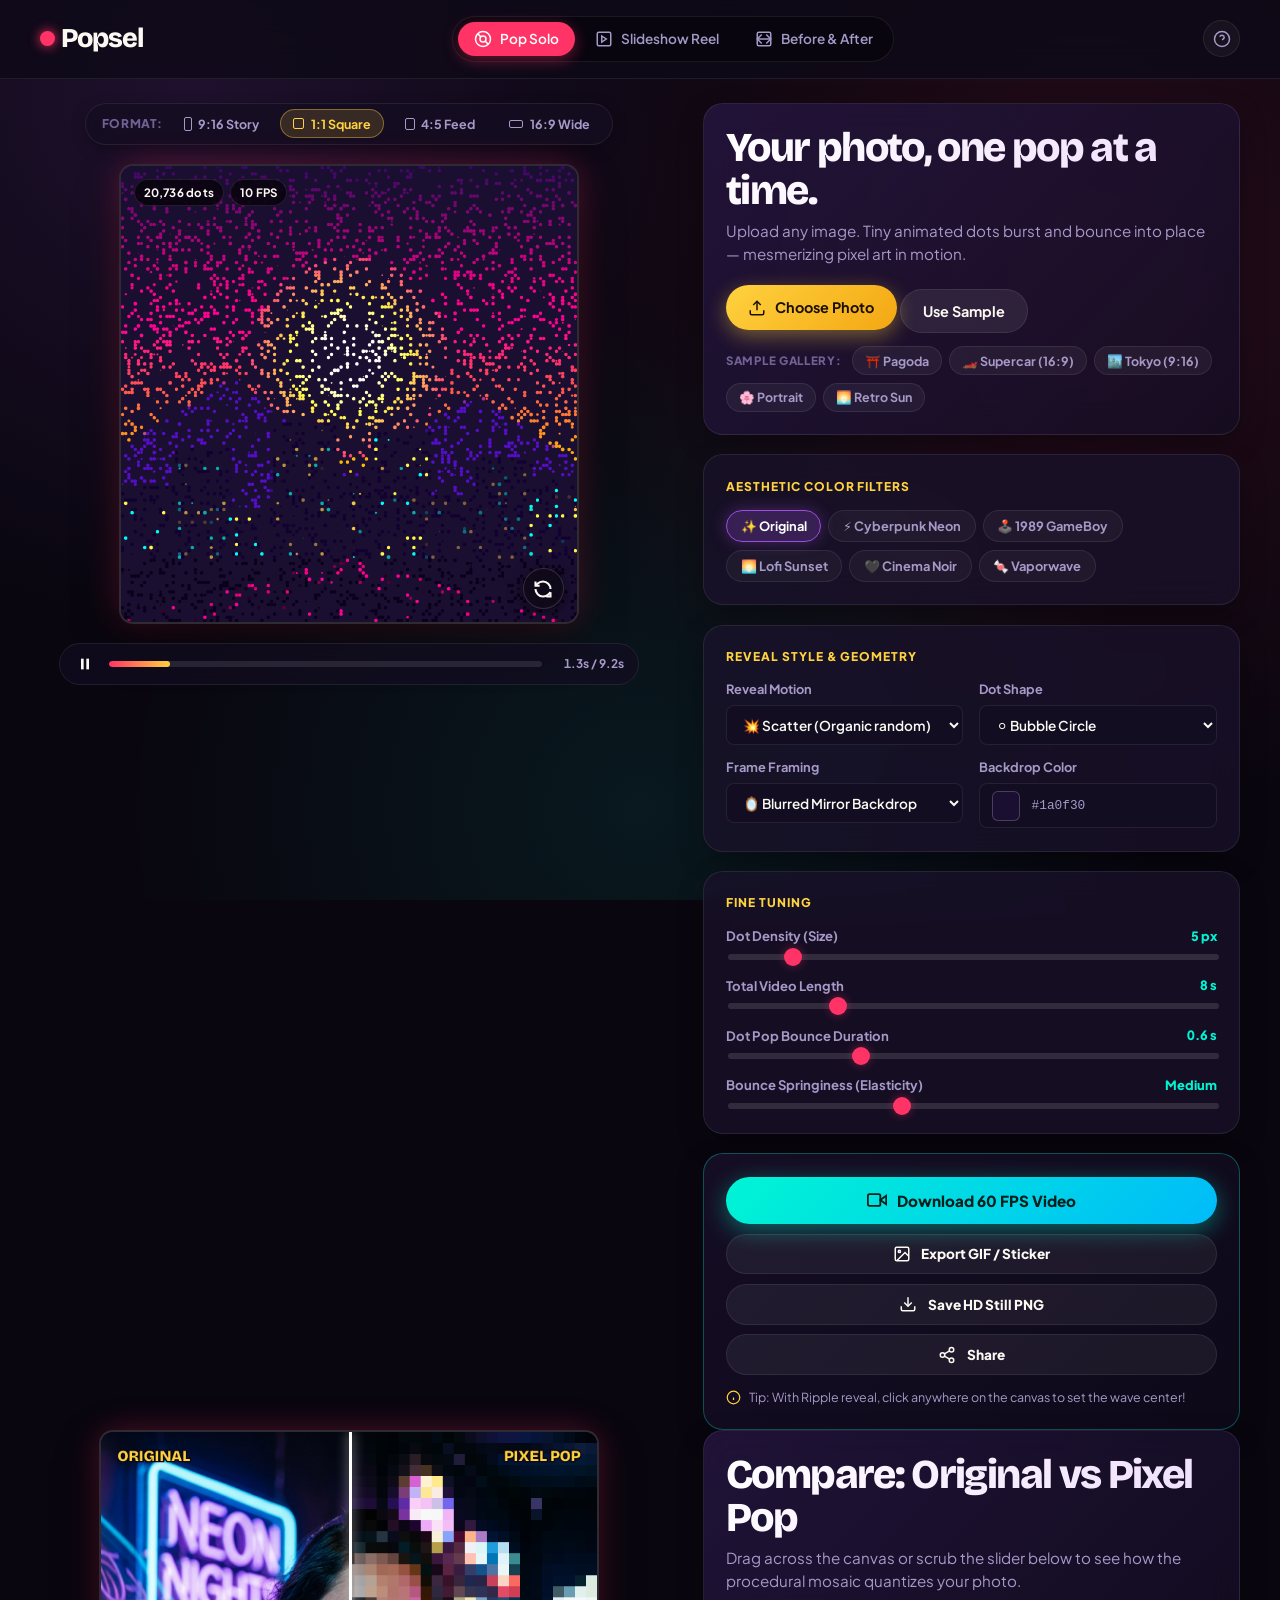
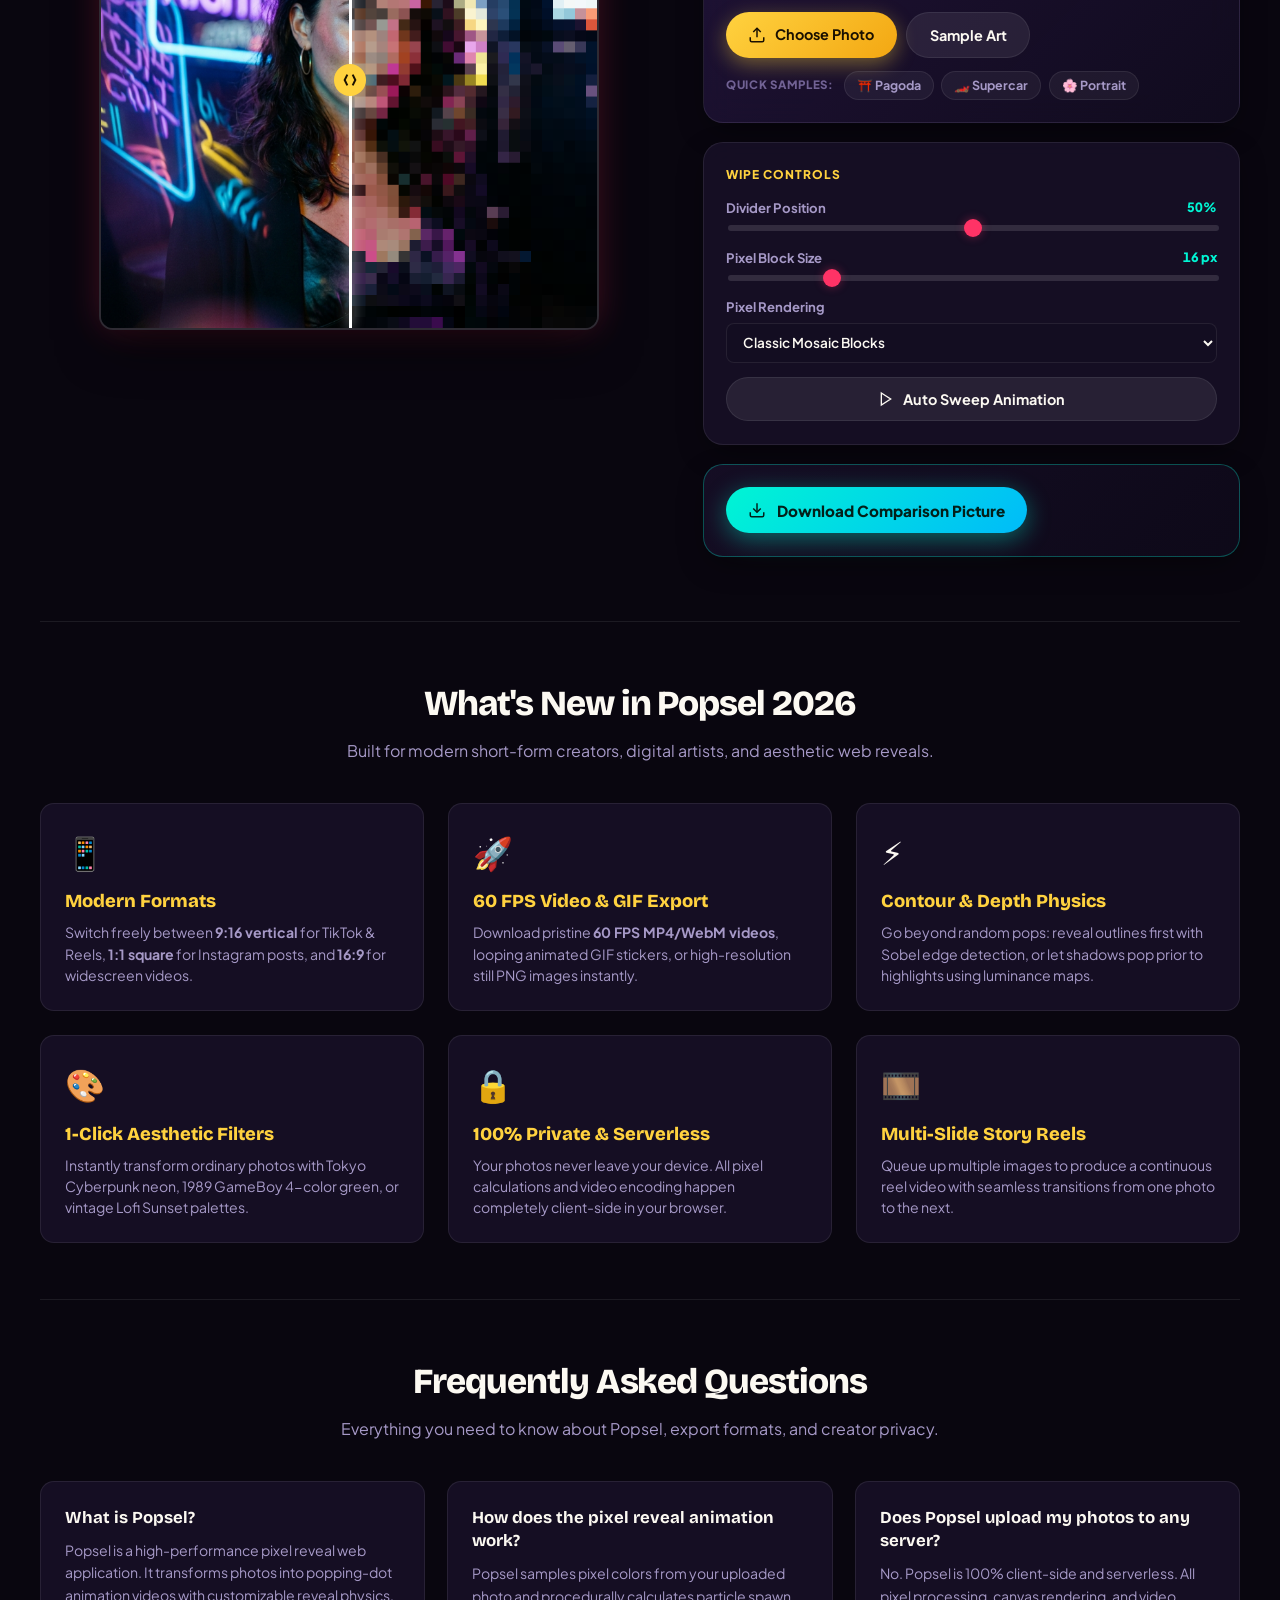
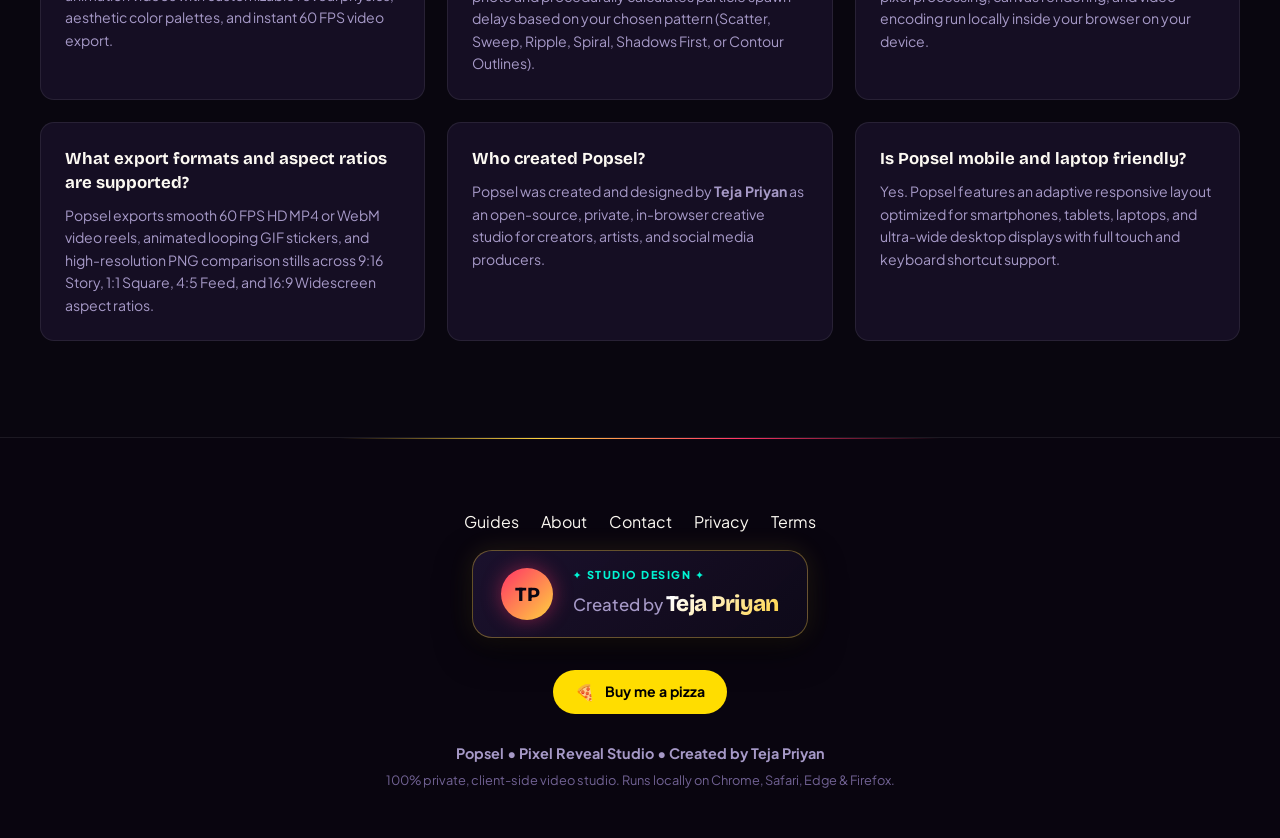
<file: index.html>
<!doctype html>
<html lang="en" prefix="og: https://ogp.me/ns#">
<head>
  <meta charset="utf-8">
  <meta name="viewport" content="width=device-width, initial-scale=1">
  
  <!-- Primary SEO -->
  <title>Popsel – Mesmerizing Pixel Reveal Studio | Created by Teja Priyan</title>
  <meta name="title" content="Popsel – Mesmerizing Pixel Reveal Studio | Created by Teja Priyan">
  <meta name="description" content="Turn any photo into a mesmerizing popping-pixel reveal video with customizable particle physics, 9:16 vertical & 1:1 square aspect ratios, and instant 60 FPS export. 100% private and client-side. Created by Teja Priyan.">
  <meta name="keywords" content="Popsel, pixel reveal, photo animation, video reveal maker, TikTok reels creator, Teja Priyan, HTML5 canvas art, 60fps video export, GIF sticker maker, pixel art in motion">
  <meta name="author" content="Teja Priyan">
  <meta name="robots" content="index, follow, max-image-preview:large, max-snippet:-1, max-video-preview:-1">
  <link rel="canonical" href="https://popsel.vercel.app">
  <link rel="icon" type="image/png" href="assets/favicon.png">
  <link rel="apple-touch-icon" href="assets/favicon.png">

  <!-- Google Search Console Verification -->
  <meta name="google-site-verification" content="google87bb3bc53ec346d2">

  <!-- Open Graph / Facebook -->
  <meta property="og:type" content="website">
  <meta property="og:site_name" content="Popsel">
  <meta property="og:url" content="https://popsel.vercel.app">
  <meta property="og:title" content="Popsel – Mesmerizing Pixel Reveal Studio | Created by Teja Priyan">
  <meta property="og:description" content="Transform photos into mesmerizing popping-pixel videos and looping GIF stickers. Fast, private, client-side studio created by Teja Priyan.">
  <meta property="og:image" content="assets/banner.png">

  <!-- Twitter Card -->
  <meta name="twitter:card" content="summary_large_image">
  <meta name="twitter:url" content="https://popsel.vercel.app">
  <meta name="twitter:title" content="Popsel – Mesmerizing Pixel Reveal Studio">
  <meta name="twitter:description" content="Turn any photo into a mesmerizing popping-pixel reveal video. 100% private, client-side studio created by Teja Priyan.">
  <meta name="twitter:image" content="assets/banner.png">
  <meta name="twitter:creator" content="@TejaPriyan">

  <!-- Fonts & Styles -->
  <link rel="preconnect" href="https://fonts.googleapis.com">
  <link rel="preconnect" href="https://fonts.gstatic.com" crossorigin>
  <link href="https://fonts.googleapis.com/css2?family=Bricolage+Grotesque:opsz,wght@12..96,600;12..96,800&family=Plus+Jakarta+Sans:wght@400;500;600;700;800&display=swap" rel="stylesheet">
  <link rel="stylesheet" href="style.css">

  <!-- AEO & GEO Structured Data (JSON-LD) -->
  <script type="application/ld+json">
  {
    "@context": "https://schema.org",
    "@graph": [
      {
        "@type": "WebApplication",
        "@id": "https://github.com/TejaPriyan/Popsel#webapp",
        "name": "Popsel",
        "url": "https://github.com/TejaPriyan/Popsel",
        "description": "Popsel is a high-performance pixel reveal studio created by Teja Priyan that converts photos into mesmerizing popping-dot animation videos with multi-aspect ratio rendering and 60 FPS video export.",
        "applicationCategory": "MultimediaApplication",
        "operatingSystem": "All modern browsers (Chrome, Safari, Edge, Firefox, iOS, Android)",
        "browserRequirements": "Requires JavaScript and HTML5 Canvas 2D support",
        "author": {
          "@type": "Person",
          "name": "Teja Priyan",
          "url": "https://github.com/TejaPriyan"
        },
        "creator": {
          "@type": "Person",
          "name": "Teja Priyan"
        },
        "offers": {
          "@type": "Offer",
          "price": "0",
          "priceCurrency": "USD"
        },
        "featureList": [
          "Multi-Aspect Ratio Studio (9:16 TikTok/Reels, 1:1 Square, 4:5 Feed, 16:9 Widescreen)",
          "6 Aesthetic Color Filter Presets (Cyberpunk Neon, GameBoy 1989, Lofi Sunset, Cinema Noir, Vaporwave)",
          "7 Particle Reveal Physics Patterns & 7 Geometric Dot Shapes",
          "60 FPS HD MP4/WebM Video and Looping GIF Sticker Export",
          "100% Client-Side Private Processing with Zero Server Uploads"
        ]
      },
      {
        "@type": "FAQPage",
        "@id": "https://github.com/TejaPriyan/Popsel#faq",
        "mainEntity": [
          {
            "@type": "Question",
            "name": "What is Popsel?",
            "acceptedAnswer": {
              "@type": "Answer",
              "text": "Popsel is a pixel reveal web application that transforms photos into popping-dot animations and video reels with customizable reveal physics, aesthetic color palettes, and instant 60 FPS export."
            }
          },
          {
            "@type": "Question",
            "name": "Who created Popsel?",
            "acceptedAnswer": {
              "@type": "Answer",
              "text": "Popsel was created by Teja Priyan as a private, open-source creative studio for digital creators, artists, and short-form video producers."
            }
          },
          {
            "@type": "Question",
            "name": "Does Popsel upload photos to any external servers?",
            "acceptedAnswer": {
              "@type": "Answer",
              "text": "No. Popsel is 100% client-side and serverless. All pixel calculations and video encoding occur directly within your web browser."
            }
          }
        ]
      }
    ]
  }
  </script>
<meta name="google-adsense-account" content="ca-pub-8817990111687358">
</head>
<body>

  <!-- Top Navigation Header -->
  <header class="top-bar">
    <div class="brand">
      <a href="#" class="logo">
        <span class="logo-dot"></span>
        <span class="logo-text">Popsel</span>
      </a>
    </div>

    <!-- Mode Selector Tabs -->
    <nav class="mode-tabs" aria-label="Editor Modes">
      <button class="tab-btn active" data-tab="pop" id="tab-pop">
        <svg width="18" height="18" viewBox="0 0 24 24" fill="none" stroke="currentColor" stroke-width="2"><circle cx="12" cy="12" r="10"/><circle cx="12" cy="12" r="4"/><path d="m4.93 4.93 4.24 4.24"/><path d="m14.83 14.83 4.24 4.24"/></svg>
        <span>Pop Solo</span>
      </button>
      <button class="tab-btn" data-tab="slide" id="tab-slide">
        <svg width="18" height="18" viewBox="0 0 24 24" fill="none" stroke="currentColor" stroke-width="2"><rect width="18" height="18" x="3" y="3" rx="2"/><path d="m9 8 6 4-6 4Z"/></svg>
        <span>Slideshow Reel</span>
      </button>
      <button class="tab-btn" data-tab="ba" id="tab-ba">
        <svg width="18" height="18" viewBox="0 0 24 24" fill="none" stroke="currentColor" stroke-width="2"><path d="M21 12H3"/><path d="m9 6-6 6 6 6"/><path d="m15 18 6-6-6-6"/><rect width="18" height="18" x="3" y="3" rx="2"/></svg>
        <span>Before & After</span>
      </button>
    </nav>
    <div class="header-actions">
      <a href="#quick-guide" class="btn-ghost icon-only" title="Quick Guide">
        <svg width="18" height="18" viewBox="0 0 24 24" fill="none" stroke="currentColor" stroke-width="2"><circle cx="12" cy="12" r="10"/><path d="M9.09 9a3 3 0 0 1 5.83 1c0 2-3 3-3 3"/><line x1="12" y1="17" x2="12.01" y2="17"/></svg>
      </a>
    </div>
  </header>

  <main class="app-layout">
    <!-- View 1 & 2: Pop Solo & Slideshow -->
    <section class="studio-view" id="v-pop" data-mode="pop">
      
      <!-- Stage Preview Area -->
      <div class="stage-column">
        <!-- Aspect Ratio Bar -->
        <div class="aspect-bar" role="group" aria-label="Aspect Ratio">
          <span class="bar-title">Format:</span>
          <button class="aspect-chip" data-ratio="9:16" title="TikTok / Reels / Shorts (9:16)">
            <span class="ratio-icon ratio-9-16"></span> 9:16 Story
          </button>
          <button class="aspect-chip active" data-ratio="1:1" title="Instagram / PFP Square (1:1)">
            <span class="ratio-icon ratio-1-1"></span> 1:1 Square
          </button>
          <button class="aspect-chip" data-ratio="4:5" title="Instagram Portrait (4:5)">
            <span class="ratio-icon ratio-4-5"></span> 4:5 Feed
          </button>
          <button class="aspect-chip" data-ratio="16:9" title="YouTube / Landscape (16:9)">
            <span class="ratio-icon ratio-16-9"></span> 16:9 Wide
          </button>
        </div>

        <!-- Canvas Wrapper -->
        <div class="stage-frame ratio-1-1" id="stage-frame">
          <canvas id="stage" width="720" height="720" aria-label="Pixel Reveal animated canvas preview"></canvas>
          
          <!-- Ripple Epicenter Ping Marker -->
          <div class="ripple-ping" id="ripple-ping"></div>

          <!-- Drag and Drop Overlay -->
          <div id="drop" class="drop-overlay" hidden>
            <div class="drop-card">
              <svg width="48" height="48" viewBox="0 0 24 24" fill="none" stroke="currentColor" stroke-width="2"><path d="M21 15v4a2 2 0 0 1-2 2H5a2 2 0 0 1-2-2v-4"/><polyline points="17 8 12 3 7 8"/><line x1="12" y1="3" x2="12" y2="15"/></svg>
              <p>Drop your photo here</p>
              <span>Supports JPG, PNG, WEBP, GIF</span>
            </div>
          </div>

          <!-- Floating Canvas HUD Badge -->
          <div class="stage-hud">
            <span class="hud-pill" id="hud-particles">18,400 dots</span>
            <span class="hud-pill" id="hud-fps">60 FPS</span>
          </div>

          <!-- Replay Floating Button -->
          <button class="floating-replay" id="quick-replay" title="Replay Animation">
            <svg width="20" height="20" viewBox="0 0 24 24" fill="none" stroke="currentColor" stroke-width="2.5"><path d="M21 12a9 9 0 0 0-9-9 9.75 9.75 0 0 0-6.74 2.74L3 8"/><path d="M3 3v5h5"/><path d="M3 12a9 9 0 0 0 9 9 9.75 9.75 0 0 0 6.74-2.74L21 16"/><path d="M16 21h5v-5"/></svg>
          </button>
        </div>

        <!-- Timeline Progress Bar -->
        <div class="playback-bar">
          <button class="play-pause-btn" id="play-pause" title="Play / Pause">
            <svg class="icon-pause" width="16" height="16" viewBox="0 0 24 24" fill="currentColor"><rect x="6" y="4" width="4" height="16"/><rect x="14" y="4" width="4" height="16"/></svg>
            <svg class="icon-play" width="16" height="16" viewBox="0 0 24 24" fill="currentColor" style="display:none;"><polygon points="5 3 19 12 5 21 5 3"/></svg>
          </button>
          <div class="progress-track" id="progress-track">
            <div class="progress-fill" id="progress-fill"></div>
          </div>
          <span class="time-label" id="time-display">0.0s / 8.0s</span>
        </div>

        <!-- Slideshow Thumbnail Tray (Slideshow Mode Only) -->
        <div class="slideshow-tray" id="slideshow-tray" hidden>
          <div class="tray-header">
            <span class="tray-count" id="count">0 photos in sequence</span>
            <div class="tray-actions">
              <label class="btn-pill" for="files">+ Add More</label>
              <button class="btn-pill danger" id="clear" type="button">Clear</button>
            </div>
          </div>
          <div class="thumbnail-strip" id="thumb-strip"></div>
        </div>
      </div>

      <!-- Controls Panel Column -->
      <div class="controls-column">
        
        <!-- Header & Upload Row -->
        <div class="panel-section header-section">
          <div class="title-wrap">
            <h1 id="mode-heading">Your photo, one pop at a time.</h1>
            <p class="lede" id="mode-sub">Upload any image. Tiny animated dots burst and bounce into place — mesmerizing pixel art in motion.</p>
          </div>

          <!-- File Pickers -->
          <div class="upload-actions">
            <div class="only-pop">
              <label class="btn-action primary" for="file">
                <svg width="18" height="18" viewBox="0 0 24 24" fill="none" stroke="currentColor" stroke-width="2"><path d="M21 15v4a2 2 0 0 1-2 2H5a2 2 0 0 1-2-2v-4"/><polyline points="17 8 12 3 7 8"/><line x1="12" y1="3" x2="12" y2="15"/></svg>
                Choose Photo
              </label>
              <input id="file" type="file" accept="image/*" hidden>
              <button class="btn-action secondary" id="demo" type="button">Use Sample</button>
            </div>

            <div class="only-slide">
              <label class="btn-action primary" for="files">
                <svg width="18" height="18" viewBox="0 0 24 24" fill="none" stroke="currentColor" stroke-width="2"><rect width="18" height="18" x="3" y="3" rx="2"/><line x1="12" y1="8" x2="12" y2="16"/><line x1="8" y1="12" x2="16" y2="12"/></svg>
                Upload Reel Photos
              </label>
              <input id="files" type="file" accept="image/*" multiple hidden>
              <button class="btn-action secondary" id="slide-demo" type="button">Demo Reel</button>
            </div>
          </div>

          <div class="sample-tray">
            <span class="sample-label">Sample Gallery:</span>
            <button class="sample-btn" data-sample="assets/sample3.jpg" data-ratio="1:1" type="button">⛩️ Pagoda</button>
            <button class="sample-btn" data-sample="assets/sample4.jpg" data-ratio="16:9" type="button">🏎️ Supercar (16:9)</button>
            <button class="sample-btn" data-sample="assets/sample2.jpg" data-ratio="9:16" type="button">🏙️ Tokyo (9:16)</button>
            <button class="sample-btn" data-sample="assets/sample1.jpg" data-ratio="1:1" type="button">🌸 Portrait</button>
            <button class="sample-btn" data-sample="demo" data-ratio="1:1" type="button">🌅 Retro Sun</button>
          </div>
        </div>

        <!-- 1-Click Aesthetic Presets -->
        <div class="panel-section">
          <span class="section-label">Aesthetic Color Filters</span>
          <div class="preset-chips">
            <button class="preset-chip active" data-preset="original">✨ Original</button>
            <button class="preset-chip" data-preset="cyberpunk">⚡ Cyberpunk Neon</button>
            <button class="preset-chip" data-preset="gameboy">🕹️ 1989 GameBoy</button>
            <button class="preset-chip" data-preset="lofi">🌅 Lofi Sunset</button>
            <button class="preset-chip" data-preset="noir">🖤 Cinema Noir</button>
            <button class="preset-chip" data-preset="vaporwave">🍬 Vaporwave</button>
          </div>
        </div>

        <!-- Pattern & Shape Selectors -->
        <div class="panel-section">
          <span class="section-label">Reveal Style & Geometry</span>
          <div class="grid-2">
            <div class="form-group">
              <label for="pattern">Reveal Motion</label>
              <select id="pattern">
                <option value="scatter" selected>💥 Scatter (Organic random)</option>
                <option value="ripple">🔘 Ripple (Click anywhere!)</option>
                <option value="sweep">🌊 Sweep (Left to right)</option>
                <option value="sweep-tb">🌧️ Cascade (Top to bottom)</option>
                <option value="spiral">🌀 Spiral Vortex</option>
                <option value="luminance">🌓 Shadows first (Luminance)</option>
                <option value="edges">⚡ Outline sketch first (Edges)</option>
              </select>
            </div>

            <div class="form-group">
              <label for="shape">Dot Shape</label>
              <select id="shape">
                <option value="circle" selected>⚪ Bubble Circle</option>
                <option value="square">⬛ Retro Square</option>
                <option value="diamond">🔷 Mosaic Diamond</option>
                <option value="hexagon">⬡ Sci-Fi Hexagon</option>
                <option value="star">✨ Sparkle Star</option>
                <option value="cross">➕ Plus Crosshair</option>
                <option value="heart">❤️ Heart</option>
              </select>
            </div>
          </div>

          <div class="grid-2 mt-2">
            <div class="form-group">
              <label for="fit-mode">Frame Framing</label>
              <select id="fit-mode">
                <option value="blur" selected>🪞 Blurred Mirror Backdrop</option>
                <option value="cover">🔍 Smart Crop & Fill</option>
                <option value="solid">🎨 Solid Matte</option>
              </select>
            </div>

            <div class="form-group">
              <label for="bg">Backdrop Color</label>
              <div class="color-picker-wrap">
                <input id="bg" type="color" value="#1a0f30">
                <span class="color-hex" id="bg-hex">#1a0f30</span>
              </div>
            </div>
          </div>
        </div>

        <!-- Timing & Size Sliders -->
        <div class="panel-section">
          <span class="section-label">Fine Tuning</span>
          
          <div class="slider-row">
            <div class="slider-header">
              <label for="cell">Dot Density (Size)</label>
              <output class="slider-val" id="cellv">5 px</output>
            </div>
            <input id="cell" type="range" min="3" max="20" value="5">
          </div>

          <div class="slider-row">
            <div class="slider-header">
              <label for="dur">Total Video Length</label>
              <output class="slider-val" id="durv">8 s</output>
            </div>
            <input id="dur" type="range" min="2" max="30" value="8">
          </div>

          <div class="slider-row">
            <div class="slider-header">
              <label for="pop">Dot Pop Bounce Duration</label>
              <output class="slider-val" id="popv">0.6 s</output>
            </div>
            <input id="pop" type="range" min="0.1" max="2" step="0.05" value="0.6">
          </div>

          <div class="slider-row">
            <div class="slider-header">
              <label for="elastic">Bounce Springiness (Elasticity)</label>
              <output class="slider-val" id="elasticv">Medium</output>
            </div>
            <input id="elastic" type="range" min="1" max="3" step="0.1" value="1.7">
          </div>
        </div>

        <!-- Export & Share Action Station -->
        <div class="panel-section export-section">
          <div class="export-buttons">
            <button class="btn-export primary-export" id="rec" type="button">
              <svg width="20" height="20" viewBox="0 0 24 24" fill="none" stroke="currentColor" stroke-width="2.2"><path d="M23 7l-7 5 7 5V7z"/><rect x="1" y="5" width="15" height="14" rx="2" ry="2"/></svg>
              <span>Download 60 FPS Video</span>
            </button>
            <button class="btn-export secondary-export" id="export-gif" type="button" title="Export as looping animated GIF or sticker for Discord / WhatsApp">
              <svg width="18" height="18" viewBox="0 0 24 24" fill="none" stroke="currentColor" stroke-width="2"><rect x="3" y="3" width="18" height="18" rx="2"/><circle cx="8.5" cy="8.5" r="1.5"/><polyline points="21 15 16 10 5 21"/></svg>
              <span>Export GIF / Sticker</span>
            </button>
            <button class="btn-export secondary-export" id="png" type="button">
              <svg width="18" height="18" viewBox="0 0 24 24" fill="none" stroke="currentColor" stroke-width="2"><path d="M21 15v4a2 2 0 0 1-2 2H5a2 2 0 0 1-2-2v-4"/><polyline points="7 10 12 15 17 10"/><line x1="12" y1="15" x2="12" y2="3"/></svg>
              <span>Save HD Still PNG</span>
            </button>
            <button class="btn-export secondary-export" id="share-btn" type="button" title="Share via native share sheet">
              <svg width="18" height="18" viewBox="0 0 24 24" fill="none" stroke="currentColor" stroke-width="2"><circle cx="18" cy="5" r="3"/><circle cx="6" cy="12" r="3"/><circle cx="18" cy="19" r="3"/><line x1="8.59" y1="13.51" x2="15.42" y2="17.49"/><line x1="15.41" y1="6.51" x2="8.59" y2="10.49"/></svg>
              <span>Share</span>
            </button>
          </div>
          
          <div class="status-tip" id="msg">
            <svg width="15" height="15" viewBox="0 0 24 24" fill="none" stroke="currentColor" stroke-width="2"><circle cx="12" cy="12" r="10"/><line x1="12" y1="16" x2="12" y2="12"/><line x1="12" y1="8" x2="12.01" y2="8"/></svg>
            <span id="msg-text">Tip: With Ripple reveal, click anywhere on the canvas to set the wave center!</span>
          </div>
        </div>

      </div>
    </section>

    <!-- View 3: Before & After Studio Mode -->
    <section class="studio-view" id="v-ba" hidden>
      <div class="stage-column">
        <div class="stage-frame ratio-1-1" id="ba-stage-frame">
          <canvas id="ba" width="720" height="720" aria-label="Before and after interactive pixel wipe preview"></canvas>
          <div class="ba-slider-handle" id="ba-handle"></div>
        </div>
      </div>

      <div class="controls-column">
        <div class="panel-section header-section">
          <h1>Compare: Original vs Pixel Pop</h1>
          <p class="lede">Drag across the canvas or scrub the slider below to see how the procedural mosaic quantizes your photo.</p>
          
          <div class="upload-actions">
            <label class="btn-action primary" for="bafile">
              <svg width="18" height="18" viewBox="0 0 24 24" fill="none" stroke="currentColor" stroke-width="2"><path d="M21 15v4a2 2 0 0 1-2 2H5a2 2 0 0 1-2-2v-4"/><polyline points="17 8 12 3 7 8"/><line x1="12" y1="3" x2="12" y2="15"/></svg>
              Choose Photo
            </label>
            <input id="bafile" type="file" accept="image/*" hidden>
            <button class="btn-action secondary" id="bademo" type="button">Sample Art</button>
          </div>

          <div class="sample-tray mt-2">
            <span class="sample-label">Quick Samples:</span>
            <button class="ba-sample-btn sample-btn" data-sample="assets/sample3.jpg" type="button">⛩️ Pagoda</button>
            <button class="ba-sample-btn sample-btn" data-sample="assets/sample4.jpg" type="button">🏎️ Supercar</button>
            <button class="ba-sample-btn sample-btn" data-sample="assets/sample1.jpg" type="button">🌸 Portrait</button>
          </div>
        </div>

        <div class="panel-section">
          <span class="section-label">Wipe Controls</span>

          <div class="slider-row">
            <div class="slider-header">
              <label for="split">Divider Position</label>
              <output class="slider-val" id="splitv">50%</output>
            </div>
            <input id="split" type="range" min="0" max="100" value="50">
          </div>

          <div class="slider-row">
            <div class="slider-header">
              <label for="bacell">Pixel Block Size</label>
              <output class="slider-val" id="bacv">16 px</output>
            </div>
            <input id="bacell" type="range" min="4" max="64" value="16">
          </div>

          <div class="slider-row">
            <div class="slider-header">
              <label for="ba-style">Pixel Rendering</label>
            </div>
            <select id="ba-style">
              <option value="pixel">Classic Mosaic Blocks</option>
              <option value="dots">Circular Dot Matrix</option>
            </select>
          </div>

          <div class="toggle-row mt-2">
            <button class="btn-action secondary w-full" id="ba-auto" type="button">
              <svg width="16" height="16" viewBox="0 0 24 24" fill="none" stroke="currentColor" stroke-width="2"><polygon points="5 3 19 12 5 21 5 3"/></svg>
              <span>Auto Sweep Animation</span>
            </button>
          </div>
        </div>

        <div class="panel-section export-section">
          <button class="btn-export primary-export" id="bapng" type="button">
            <svg width="18" height="18" viewBox="0 0 24 24" fill="none" stroke="currentColor" stroke-width="2"><path d="M21 15v4a2 2 0 0 1-2 2H5a2 2 0 0 1-2-2v-4"/><polyline points="7 10 12 15 17 10"/><line x1="12" y1="15" x2="12" y2="3"/></svg>
            <span>Download Comparison Picture</span>
          </button>
        </div>
      </div>
    </section>

    <!-- Guide / Feature Documentation -->
    <section id="quick-guide" class="features-summary">
      <div class="summary-header">
        <h2>What's New in Popsel 2026</h2>
        <p>Built for modern short-form creators, digital artists, and aesthetic web reveals.</p>
      </div>

      <div class="features-grid">
        <div class="feature-card">
          <div class="feat-icon">📱</div>
          <h3>Modern Formats</h3>
          <p>Switch freely between <strong>9:16 vertical</strong> for TikTok & Reels, <strong>1:1 square</strong> for Instagram posts, and <strong>16:9</strong> for widescreen videos.</p>
        </div>

        <div class="feature-card">
          <div class="feat-icon">🚀</div>
          <h3>60 FPS Video & GIF Export</h3>
          <p>Download pristine <strong>60 FPS MP4/WebM videos</strong>, looping animated GIF stickers, or high-resolution still PNG images instantly.</p>
        </div>

        <div class="feature-card">
          <div class="feat-icon">⚡</div>
          <h3>Contour & Depth Physics</h3>
          <p>Go beyond random pops: reveal outlines first with Sobel edge detection, or let shadows pop prior to highlights using luminance maps.</p>
        </div>

        <div class="feature-card">
          <div class="feat-icon">🎨</div>
          <h3>1-Click Aesthetic Filters</h3>
          <p>Instantly transform ordinary photos with Tokyo Cyberpunk neon, 1989 GameBoy 4-color green, or vintage Lofi Sunset palettes.</p>
        </div>

        <div class="feature-card">
          <div class="feat-icon">🔒</div>
          <h3>100% Private & Serverless</h3>
          <p>Your photos never leave your device. All pixel calculations and video encoding happen completely client-side in your browser.</p>
        </div>

        <div class="feature-card">
          <div class="feat-icon">🎞️</div>
          <h3>Multi-Slide Story Reels</h3>
          <p>Queue up multiple images to produce a continuous reel video with seamless transitions from one photo to the next.</p>
        </div>
      </div>
    </section>

    <!-- Semantic FAQ Section for Users, SEO, AEO & GEO -->
    <section id="faq-section" class="faq-summary">
      <div class="summary-header">
        <h2>Frequently Asked Questions</h2>
        <p>Everything you need to know about Popsel, export formats, and creator privacy.</p>
      </div>

      <div class="faq-grid">
        <div class="faq-card">
          <h3>What is Popsel?</h3>
          <p>Popsel is a high-performance pixel reveal web application. It transforms photos into popping-dot animation videos with customizable reveal physics, aesthetic color palettes, and instant 60 FPS video export.</p>
        </div>

        <div class="faq-card">
          <h3>How does the pixel reveal animation work?</h3>
          <p>Popsel samples pixel colors from your uploaded photo and procedurally calculates particle spawn delays based on your chosen pattern (Scatter, Sweep, Ripple, Spiral, Shadows First, or Contour Outlines).</p>
        </div>

        <div class="faq-card">
          <h3>Does Popsel upload my photos to any server?</h3>
          <p>No. Popsel is 100% client-side and serverless. All pixel processing, canvas rendering, and video encoding run locally inside your browser on your device.</p>
        </div>

        <div class="faq-card">
          <h3>What export formats and aspect ratios are supported?</h3>
          <p>Popsel exports smooth 60 FPS HD MP4 or WebM video reels, animated looping GIF stickers, and high-resolution PNG comparison stills across 9:16 Story, 1:1 Square, 4:5 Feed, and 16:9 Widescreen aspect ratios.</p>
        </div>

        <div class="faq-card">
          <h3>Who created Popsel?</h3>
          <p>Popsel was created and designed by <strong>Teja Priyan</strong> as an open-source, private, in-browser creative studio for creators, artists, and social media producers.</p>
        </div>

        <div class="faq-card">
          <h3>Is Popsel mobile and laptop friendly?</h3>
          <p>Yes. Popsel features an adaptive responsive layout optimized for smartphones, tablets, laptops, and ultra-wide desktop displays with full touch and keyboard shortcut support.</p>
        </div>
      </div>
    </section>
  </main>

  <!-- App Footer with Creator Attribution & GitHub Link -->
  <footer class="app-footer">
    <nav aria-label="Site information"><a href="./guides/index.html">Guides</a><a href="./about.html">About</a><a href="./contact.html">Contact</a><a href="./privacy.html">Privacy</a><a href="./terms.html">Terms</a></nav>
    <div class="creator-showcase">
      <div class="creator-badge" id="creator-badge">
        <div class="creator-avatar" aria-hidden="true">TP</div>
        <div class="creator-meta">
          <span class="creator-kicker">✦ STUDIO DESIGN ✦</span>
          <p class="creator-statement">Created by <strong class="creator-name">Teja Priyan</strong></p>
        </div>
      </div>
    </div>

        <div class="footer-links" style="display:flex;align-items:center;gap:12px;flex-wrap:wrap;justify-content:center;">
        <a href="https://www.buymeacoffee.com/TejaPriyan" target="_blank" rel="noopener noreferrer" class="btn-github-pill" title="Buy me a pizza" style="background:#FFDD00;color:#000;font-weight:700;border:none;">
          <span style="font-size:16px;">🍕</span>
          <span>Buy me a pizza</span>
        </a>
      </div>

    <div class="footer-content">
      <p>Popsel • Pixel Reveal Studio • Created by Teja Priyan</p>
      <p class="sub">100% private, client-side video studio. Runs locally on Chrome, Safari, Edge & Firefox.</p>
    </div>
  </footer>

  <script src="app.js"></script>
</body>
</html>
</file>
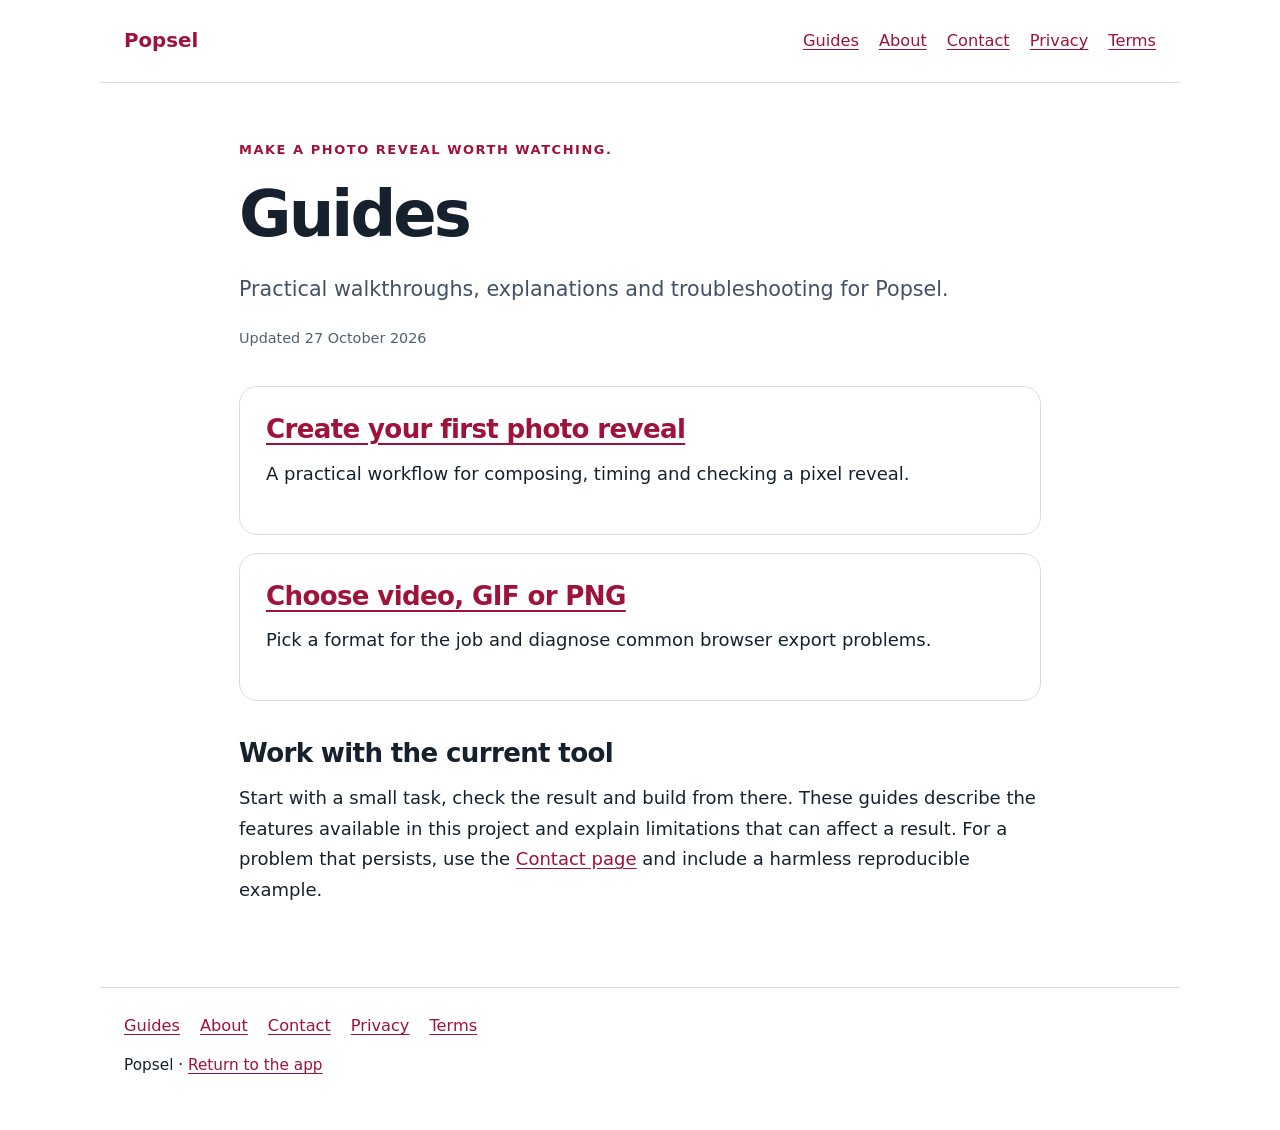
<file: guides/index.html>
<!doctype html>
<html lang="en"><head>
<meta charset="utf-8">
<meta name="viewport" content="width=device-width, initial-scale=1">
<title>Guides | Popsel</title>
<meta name="description" content="Practical walkthroughs, explanations and troubleshooting for Popsel.">
<meta name="robots" content="index,follow">
<meta name="google-adsense-account" content="ca-pub-8817990111687358">
<link rel="canonical" href="https://popsel.vercel.app/guides/index.html">
<link rel="stylesheet" href="../publisher.css">
</head><body style="--accent:#9f1239;--paper:#fff8f5">
<a class="skip" href="#content">Skip to content</a>
<header><a class="brand" href="../">Popsel</a><nav aria-label="Site information"><a href="../guides/index.html">Guides</a><a href="../about.html">About</a><a href="../contact.html">Contact</a><a href="../privacy.html">Privacy</a><a href="../terms.html">Terms</a></nav></header>
<main id="content"><p class="kicker">Make a photo reveal worth watching.</p><h1>Guides</h1><p class="lead">Practical walkthroughs, explanations and troubleshooting for Popsel.</p><p class="meta">Updated 27 October 2026</p><div class="cards"><article class="card"><h2><a href="photo-reveal.html">Create your first photo reveal</a></h2><p>A practical workflow for composing, timing and checking a pixel reveal.</p></article><article class="card"><h2><a href="export-formats.html">Choose video, GIF or PNG</a></h2><p>Pick a format for the job and diagnose common browser export problems.</p></article></div><section><h2>Work with the current tool</h2><p>Start with a small task, check the result and build from there. These guides describe the features available in this project and explain limitations that can affect a result. For a problem that persists, use the <a href="../contact.html">Contact page</a> and include a harmless reproducible example.</p></section></main>
<footer><nav aria-label="Site information"><a href="../guides/index.html">Guides</a><a href="../about.html">About</a><a href="../contact.html">Contact</a><a href="../privacy.html">Privacy</a><a href="../terms.html">Terms</a></nav><p>Popsel · <a href="../">Return to the app</a></p></footer>
</body></html>
</file>
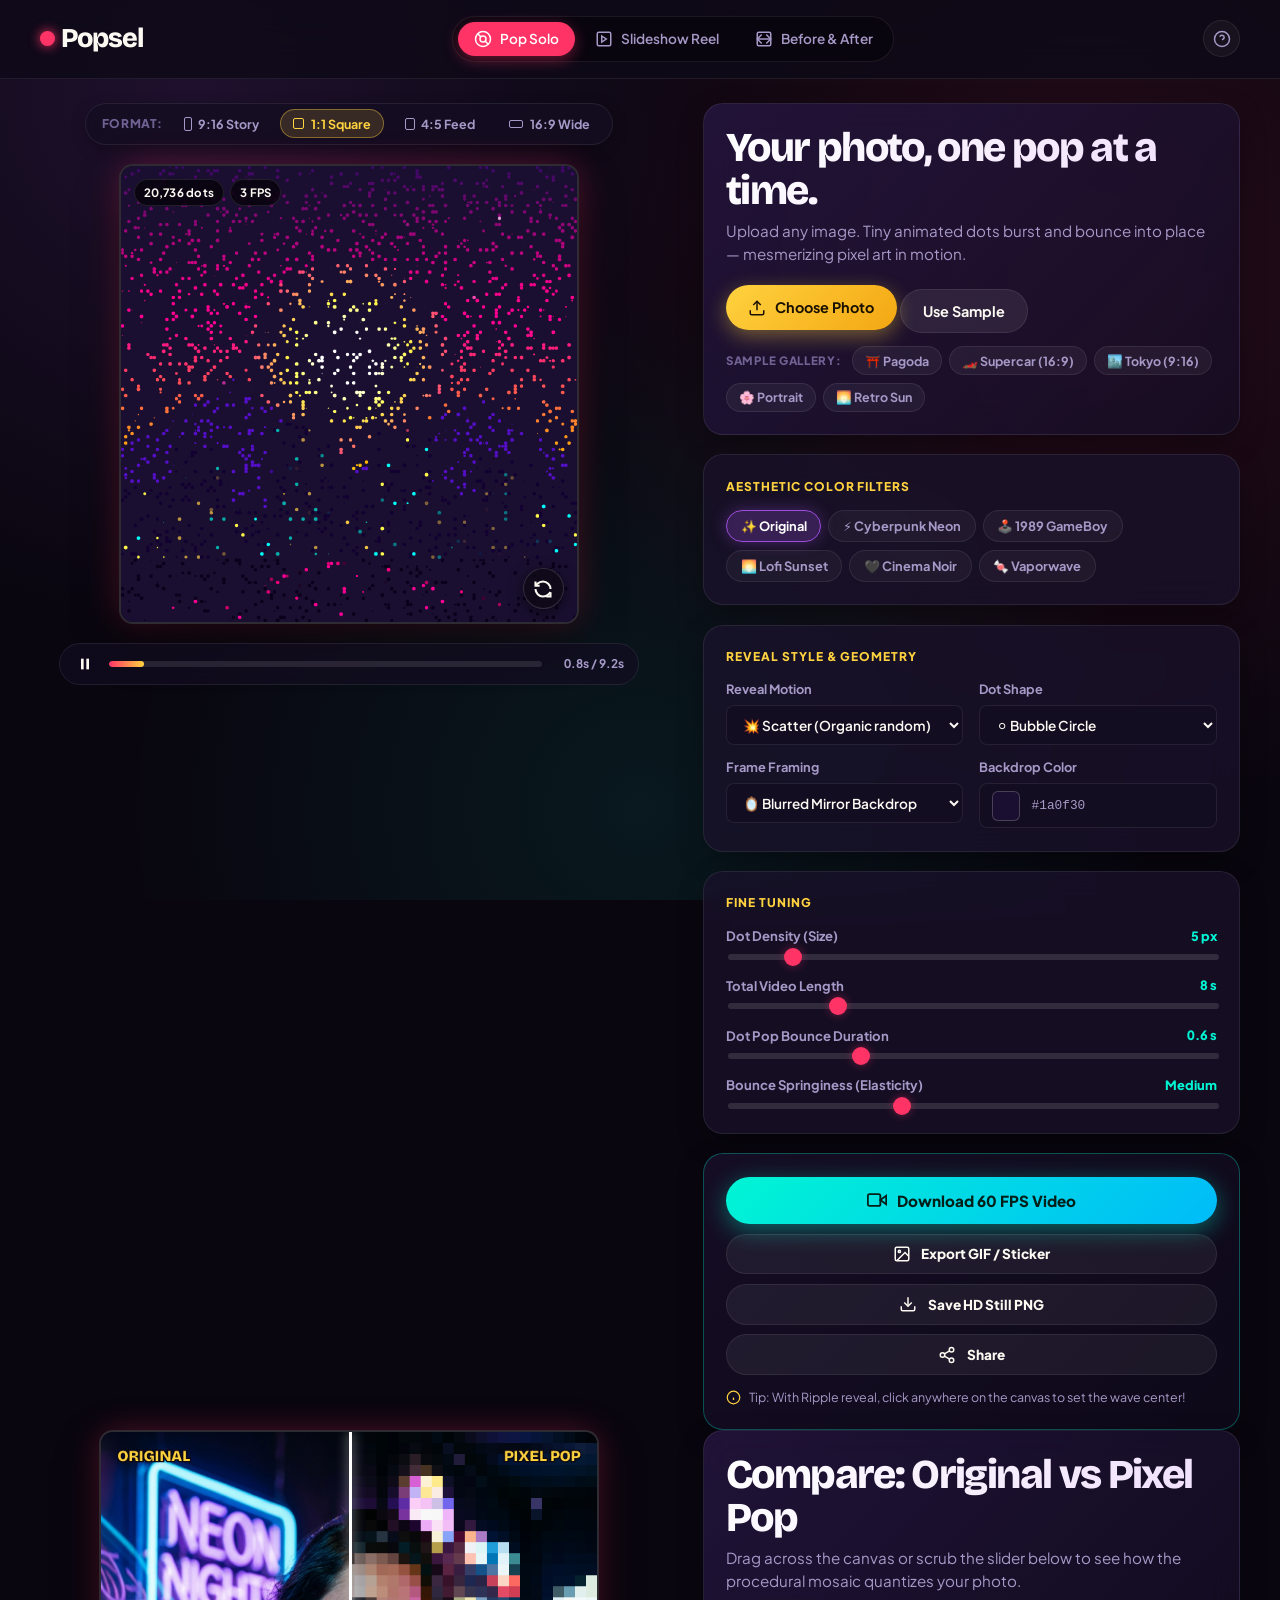
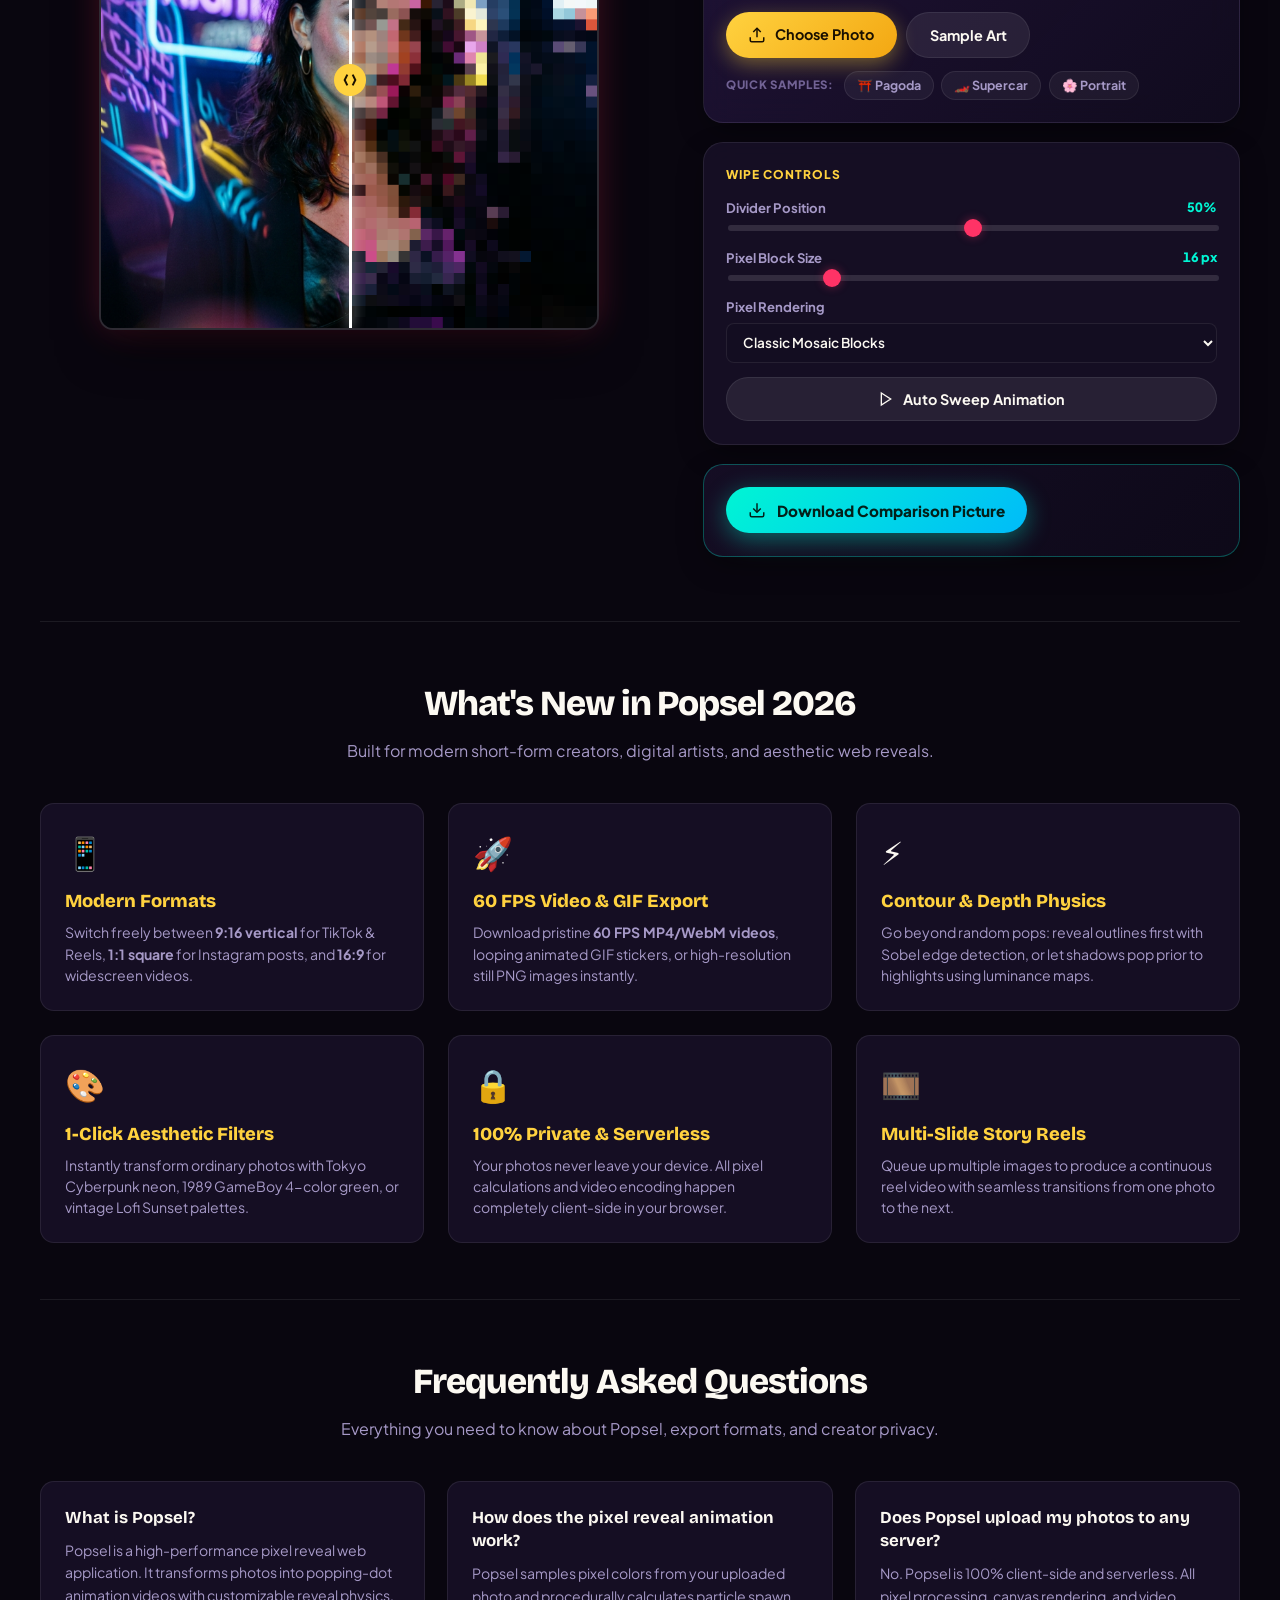
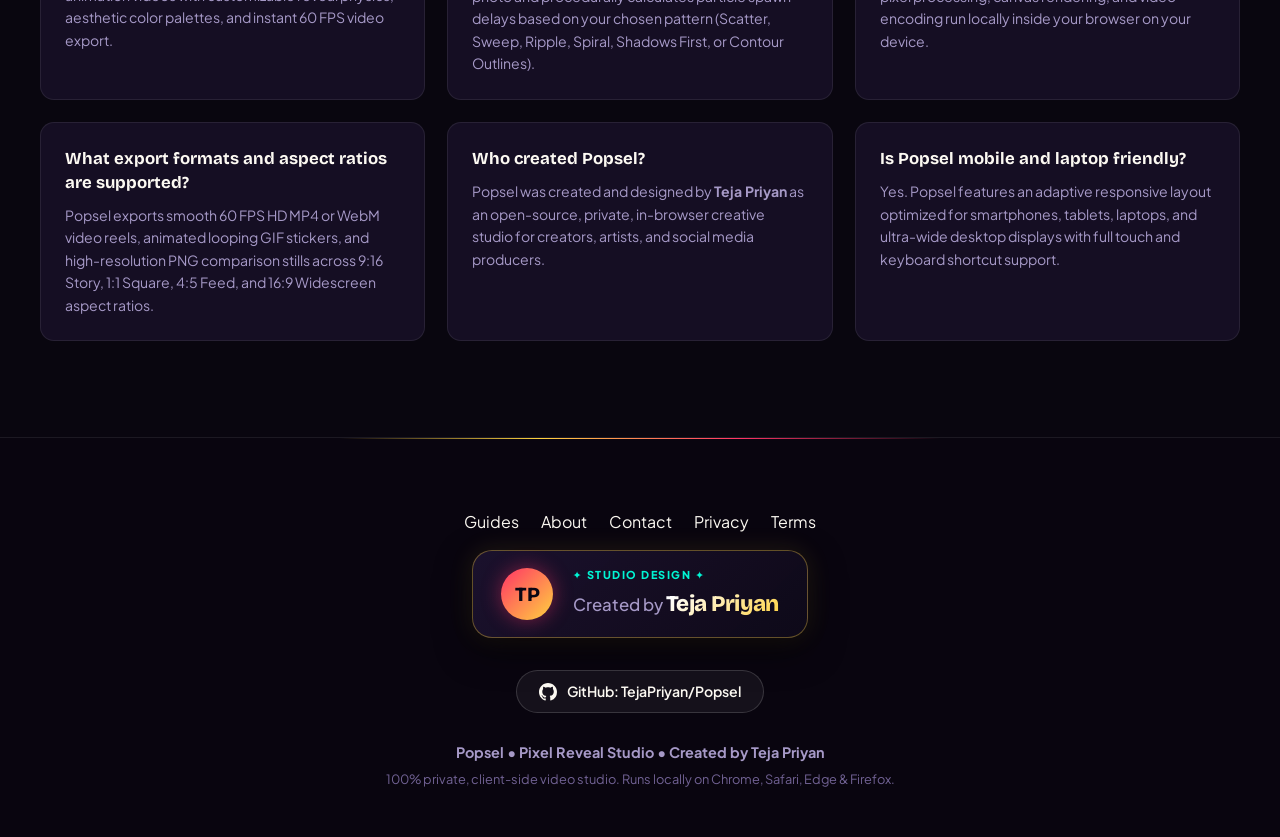
<file: popsel/index.html>
<!doctype html>
<html lang="en" prefix="og: https://ogp.me/ns#">
<head>
  <meta charset="utf-8">
  <meta name="viewport" content="width=device-width, initial-scale=1">
  
  <!-- Primary SEO -->
  <title>Popsel – Mesmerizing Pixel Reveal Studio | Created by Teja Priyan</title>
  <meta name="title" content="Popsel – Mesmerizing Pixel Reveal Studio | Created by Teja Priyan">
  <meta name="description" content="Turn any photo into a mesmerizing popping-pixel reveal video with customizable particle physics, 9:16 vertical & 1:1 square aspect ratios, and instant 60 FPS export. 100% private and client-side. Created by Teja Priyan.">
  <meta name="keywords" content="Popsel, pixel reveal, photo animation, video reveal maker, TikTok reels creator, Teja Priyan, HTML5 canvas art, 60fps video export, GIF sticker maker, pixel art in motion">
  <meta name="author" content="Teja Priyan">
  <meta name="robots" content="index, follow, max-image-preview:large, max-snippet:-1, max-video-preview:-1">
  <link rel="canonical" href="https://popsel.vercel.app">
  <link rel="icon" type="image/png" href="assets/favicon.png">
  <link rel="apple-touch-icon" href="assets/favicon.png">

  <!-- Google Search Console Verification -->
  <meta name="google-site-verification" content="google87bb3bc53ec346d2">

  <!-- Open Graph / Facebook -->
  <meta property="og:type" content="website">
  <meta property="og:site_name" content="Popsel">
  <meta property="og:url" content="https://popsel.vercel.app">
  <meta property="og:title" content="Popsel – Mesmerizing Pixel Reveal Studio | Created by Teja Priyan">
  <meta property="og:description" content="Transform photos into mesmerizing popping-pixel videos and looping GIF stickers. Fast, private, client-side studio created by Teja Priyan.">
  <meta property="og:image" content="assets/banner.png">

  <!-- Twitter Card -->
  <meta name="twitter:card" content="summary_large_image">
  <meta name="twitter:url" content="https://popsel.vercel.app">
  <meta name="twitter:title" content="Popsel – Mesmerizing Pixel Reveal Studio">
  <meta name="twitter:description" content="Turn any photo into a mesmerizing popping-pixel reveal video. 100% private, client-side studio created by Teja Priyan.">
  <meta name="twitter:image" content="assets/banner.png">
  <meta name="twitter:creator" content="@TejaPriyan">

  <!-- Fonts & Styles -->
  <link rel="preconnect" href="https://fonts.googleapis.com">
  <link rel="preconnect" href="https://fonts.gstatic.com" crossorigin>
  <link href="https://fonts.googleapis.com/css2?family=Bricolage+Grotesque:opsz,wght@12..96,600;12..96,800&family=Plus+Jakarta+Sans:wght@400;500;600;700;800&display=swap" rel="stylesheet">
  <link rel="stylesheet" href="style.css">

  <!-- AEO & GEO Structured Data (JSON-LD) -->
  <script type="application/ld+json">
  {
    "@context": "https://schema.org",
    "@graph": [
      {
        "@type": "WebApplication",
        "@id": "https://github.com/TejaPriyan/Popsel#webapp",
        "name": "Popsel",
        "url": "https://github.com/TejaPriyan/Popsel",
        "description": "Popsel is a high-performance pixel reveal studio created by Teja Priyan that converts photos into mesmerizing popping-dot animation videos with multi-aspect ratio rendering and 60 FPS video export.",
        "applicationCategory": "MultimediaApplication",
        "operatingSystem": "All modern browsers (Chrome, Safari, Edge, Firefox, iOS, Android)",
        "browserRequirements": "Requires JavaScript and HTML5 Canvas 2D support",
        "author": {
          "@type": "Person",
          "name": "Teja Priyan",
          "url": "https://github.com/TejaPriyan"
        },
        "creator": {
          "@type": "Person",
          "name": "Teja Priyan"
        },
        "offers": {
          "@type": "Offer",
          "price": "0",
          "priceCurrency": "USD"
        },
        "featureList": [
          "Multi-Aspect Ratio Studio (9:16 TikTok/Reels, 1:1 Square, 4:5 Feed, 16:9 Widescreen)",
          "6 Aesthetic Color Filter Presets (Cyberpunk Neon, GameBoy 1989, Lofi Sunset, Cinema Noir, Vaporwave)",
          "7 Particle Reveal Physics Patterns & 7 Geometric Dot Shapes",
          "60 FPS HD MP4/WebM Video and Looping GIF Sticker Export",
          "100% Client-Side Private Processing with Zero Server Uploads"
        ]
      },
      {
        "@type": "FAQPage",
        "@id": "https://github.com/TejaPriyan/Popsel#faq",
        "mainEntity": [
          {
            "@type": "Question",
            "name": "What is Popsel?",
            "acceptedAnswer": {
              "@type": "Answer",
              "text": "Popsel is a pixel reveal web application that transforms photos into popping-dot animations and video reels with customizable reveal physics, aesthetic color palettes, and instant 60 FPS export."
            }
          },
          {
            "@type": "Question",
            "name": "Who created Popsel?",
            "acceptedAnswer": {
              "@type": "Answer",
              "text": "Popsel was created by Teja Priyan as a private, open-source creative studio for digital creators, artists, and short-form video producers."
            }
          },
          {
            "@type": "Question",
            "name": "Does Popsel upload photos to any external servers?",
            "acceptedAnswer": {
              "@type": "Answer",
              "text": "No. Popsel is 100% client-side and serverless. All pixel calculations and video encoding occur directly within your web browser."
            }
          }
        ]
      }
    ]
  }
  </script>
<meta name="google-adsense-account" content="ca-pub-8817990111687358">
</head>
<body>

  <!-- Top Navigation Header -->
  <header class="top-bar">
    <div class="brand">
      <a href="#" class="logo">
        <span class="logo-dot"></span>
        <span class="logo-text">Popsel</span>
      </a>
    </div>

    <!-- Mode Selector Tabs -->
    <nav class="mode-tabs" aria-label="Editor Modes">
      <button class="tab-btn active" data-tab="pop" id="tab-pop">
        <svg width="18" height="18" viewBox="0 0 24 24" fill="none" stroke="currentColor" stroke-width="2"><circle cx="12" cy="12" r="10"/><circle cx="12" cy="12" r="4"/><path d="m4.93 4.93 4.24 4.24"/><path d="m14.83 14.83 4.24 4.24"/></svg>
        <span>Pop Solo</span>
      </button>
      <button class="tab-btn" data-tab="slide" id="tab-slide">
        <svg width="18" height="18" viewBox="0 0 24 24" fill="none" stroke="currentColor" stroke-width="2"><rect width="18" height="18" x="3" y="3" rx="2"/><path d="m9 8 6 4-6 4Z"/></svg>
        <span>Slideshow Reel</span>
      </button>
      <button class="tab-btn" data-tab="ba" id="tab-ba">
        <svg width="18" height="18" viewBox="0 0 24 24" fill="none" stroke="currentColor" stroke-width="2"><path d="M21 12H3"/><path d="m9 6-6 6 6 6"/><path d="m15 18 6-6-6-6"/><rect width="18" height="18" x="3" y="3" rx="2"/></svg>
        <span>Before & After</span>
      </button>
    </nav>
    <div class="header-actions">
      <a href="#quick-guide" class="btn-ghost icon-only" title="Quick Guide">
        <svg width="18" height="18" viewBox="0 0 24 24" fill="none" stroke="currentColor" stroke-width="2"><circle cx="12" cy="12" r="10"/><path d="M9.09 9a3 3 0 0 1 5.83 1c0 2-3 3-3 3"/><line x1="12" y1="17" x2="12.01" y2="17"/></svg>
      </a>
    </div>
  </header>

  <main class="app-layout">
    <!-- View 1 & 2: Pop Solo & Slideshow -->
    <section class="studio-view" id="v-pop" data-mode="pop">
      
      <!-- Stage Preview Area -->
      <div class="stage-column">
        <!-- Aspect Ratio Bar -->
        <div class="aspect-bar" role="group" aria-label="Aspect Ratio">
          <span class="bar-title">Format:</span>
          <button class="aspect-chip" data-ratio="9:16" title="TikTok / Reels / Shorts (9:16)">
            <span class="ratio-icon ratio-9-16"></span> 9:16 Story
          </button>
          <button class="aspect-chip active" data-ratio="1:1" title="Instagram / PFP Square (1:1)">
            <span class="ratio-icon ratio-1-1"></span> 1:1 Square
          </button>
          <button class="aspect-chip" data-ratio="4:5" title="Instagram Portrait (4:5)">
            <span class="ratio-icon ratio-4-5"></span> 4:5 Feed
          </button>
          <button class="aspect-chip" data-ratio="16:9" title="YouTube / Landscape (16:9)">
            <span class="ratio-icon ratio-16-9"></span> 16:9 Wide
          </button>
        </div>

        <!-- Canvas Wrapper -->
        <div class="stage-frame ratio-1-1" id="stage-frame">
          <canvas id="stage" width="720" height="720" aria-label="Pixel Reveal animated canvas preview"></canvas>
          
          <!-- Ripple Epicenter Ping Marker -->
          <div class="ripple-ping" id="ripple-ping"></div>

          <!-- Drag and Drop Overlay -->
          <div id="drop" class="drop-overlay" hidden>
            <div class="drop-card">
              <svg width="48" height="48" viewBox="0 0 24 24" fill="none" stroke="currentColor" stroke-width="2"><path d="M21 15v4a2 2 0 0 1-2 2H5a2 2 0 0 1-2-2v-4"/><polyline points="17 8 12 3 7 8"/><line x1="12" y1="3" x2="12" y2="15"/></svg>
              <p>Drop your photo here</p>
              <span>Supports JPG, PNG, WEBP, GIF</span>
            </div>
          </div>

          <!-- Floating Canvas HUD Badge -->
          <div class="stage-hud">
            <span class="hud-pill" id="hud-particles">18,400 dots</span>
            <span class="hud-pill" id="hud-fps">60 FPS</span>
          </div>

          <!-- Replay Floating Button -->
          <button class="floating-replay" id="quick-replay" title="Replay Animation">
            <svg width="20" height="20" viewBox="0 0 24 24" fill="none" stroke="currentColor" stroke-width="2.5"><path d="M21 12a9 9 0 0 0-9-9 9.75 9.75 0 0 0-6.74 2.74L3 8"/><path d="M3 3v5h5"/><path d="M3 12a9 9 0 0 0 9 9 9.75 9.75 0 0 0 6.74-2.74L21 16"/><path d="M16 21h5v-5"/></svg>
          </button>
        </div>

        <!-- Timeline Progress Bar -->
        <div class="playback-bar">
          <button class="play-pause-btn" id="play-pause" title="Play / Pause">
            <svg class="icon-pause" width="16" height="16" viewBox="0 0 24 24" fill="currentColor"><rect x="6" y="4" width="4" height="16"/><rect x="14" y="4" width="4" height="16"/></svg>
            <svg class="icon-play" width="16" height="16" viewBox="0 0 24 24" fill="currentColor" style="display:none;"><polygon points="5 3 19 12 5 21 5 3"/></svg>
          </button>
          <div class="progress-track" id="progress-track">
            <div class="progress-fill" id="progress-fill"></div>
          </div>
          <span class="time-label" id="time-display">0.0s / 8.0s</span>
        </div>

        <!-- Slideshow Thumbnail Tray (Slideshow Mode Only) -->
        <div class="slideshow-tray" id="slideshow-tray" hidden>
          <div class="tray-header">
            <span class="tray-count" id="count">0 photos in sequence</span>
            <div class="tray-actions">
              <label class="btn-pill" for="files">+ Add More</label>
              <button class="btn-pill danger" id="clear" type="button">Clear</button>
            </div>
          </div>
          <div class="thumbnail-strip" id="thumb-strip"></div>
        </div>
      </div>

      <!-- Controls Panel Column -->
      <div class="controls-column">
        
        <!-- Header & Upload Row -->
        <div class="panel-section header-section">
          <div class="title-wrap">
            <h1 id="mode-heading">Your photo, one pop at a time.</h1>
            <p class="lede" id="mode-sub">Upload any image. Tiny animated dots burst and bounce into place — mesmerizing pixel art in motion.</p>
          </div>

          <!-- File Pickers -->
          <div class="upload-actions">
            <div class="only-pop">
              <label class="btn-action primary" for="file">
                <svg width="18" height="18" viewBox="0 0 24 24" fill="none" stroke="currentColor" stroke-width="2"><path d="M21 15v4a2 2 0 0 1-2 2H5a2 2 0 0 1-2-2v-4"/><polyline points="17 8 12 3 7 8"/><line x1="12" y1="3" x2="12" y2="15"/></svg>
                Choose Photo
              </label>
              <input id="file" type="file" accept="image/*" hidden>
              <button class="btn-action secondary" id="demo" type="button">Use Sample</button>
            </div>

            <div class="only-slide">
              <label class="btn-action primary" for="files">
                <svg width="18" height="18" viewBox="0 0 24 24" fill="none" stroke="currentColor" stroke-width="2"><rect width="18" height="18" x="3" y="3" rx="2"/><line x1="12" y1="8" x2="12" y2="16"/><line x1="8" y1="12" x2="16" y2="12"/></svg>
                Upload Reel Photos
              </label>
              <input id="files" type="file" accept="image/*" multiple hidden>
              <button class="btn-action secondary" id="slide-demo" type="button">Demo Reel</button>
            </div>
          </div>

          <div class="sample-tray">
            <span class="sample-label">Sample Gallery:</span>
            <button class="sample-btn" data-sample="assets/sample3.jpg" data-ratio="1:1" type="button">⛩️ Pagoda</button>
            <button class="sample-btn" data-sample="assets/sample4.jpg" data-ratio="16:9" type="button">🏎️ Supercar (16:9)</button>
            <button class="sample-btn" data-sample="assets/sample2.jpg" data-ratio="9:16" type="button">🏙️ Tokyo (9:16)</button>
            <button class="sample-btn" data-sample="assets/sample1.jpg" data-ratio="1:1" type="button">🌸 Portrait</button>
            <button class="sample-btn" data-sample="demo" data-ratio="1:1" type="button">🌅 Retro Sun</button>
          </div>
        </div>

        <!-- 1-Click Aesthetic Presets -->
        <div class="panel-section">
          <span class="section-label">Aesthetic Color Filters</span>
          <div class="preset-chips">
            <button class="preset-chip active" data-preset="original">✨ Original</button>
            <button class="preset-chip" data-preset="cyberpunk">⚡ Cyberpunk Neon</button>
            <button class="preset-chip" data-preset="gameboy">🕹️ 1989 GameBoy</button>
            <button class="preset-chip" data-preset="lofi">🌅 Lofi Sunset</button>
            <button class="preset-chip" data-preset="noir">🖤 Cinema Noir</button>
            <button class="preset-chip" data-preset="vaporwave">🍬 Vaporwave</button>
          </div>
        </div>

        <!-- Pattern & Shape Selectors -->
        <div class="panel-section">
          <span class="section-label">Reveal Style & Geometry</span>
          <div class="grid-2">
            <div class="form-group">
              <label for="pattern">Reveal Motion</label>
              <select id="pattern">
                <option value="scatter" selected>💥 Scatter (Organic random)</option>
                <option value="ripple">🔘 Ripple (Click anywhere!)</option>
                <option value="sweep">🌊 Sweep (Left to right)</option>
                <option value="sweep-tb">🌧️ Cascade (Top to bottom)</option>
                <option value="spiral">🌀 Spiral Vortex</option>
                <option value="luminance">🌓 Shadows first (Luminance)</option>
                <option value="edges">⚡ Outline sketch first (Edges)</option>
              </select>
            </div>

            <div class="form-group">
              <label for="shape">Dot Shape</label>
              <select id="shape">
                <option value="circle" selected>⚪ Bubble Circle</option>
                <option value="square">⬛ Retro Square</option>
                <option value="diamond">🔷 Mosaic Diamond</option>
                <option value="hexagon">⬡ Sci-Fi Hexagon</option>
                <option value="star">✨ Sparkle Star</option>
                <option value="cross">➕ Plus Crosshair</option>
                <option value="heart">❤️ Heart</option>
              </select>
            </div>
          </div>

          <div class="grid-2 mt-2">
            <div class="form-group">
              <label for="fit-mode">Frame Framing</label>
              <select id="fit-mode">
                <option value="blur" selected>🪞 Blurred Mirror Backdrop</option>
                <option value="cover">🔍 Smart Crop & Fill</option>
                <option value="solid">🎨 Solid Matte</option>
              </select>
            </div>

            <div class="form-group">
              <label for="bg">Backdrop Color</label>
              <div class="color-picker-wrap">
                <input id="bg" type="color" value="#1a0f30">
                <span class="color-hex" id="bg-hex">#1a0f30</span>
              </div>
            </div>
          </div>
        </div>

        <!-- Timing & Size Sliders -->
        <div class="panel-section">
          <span class="section-label">Fine Tuning</span>
          
          <div class="slider-row">
            <div class="slider-header">
              <label for="cell">Dot Density (Size)</label>
              <output class="slider-val" id="cellv">5 px</output>
            </div>
            <input id="cell" type="range" min="3" max="20" value="5">
          </div>

          <div class="slider-row">
            <div class="slider-header">
              <label for="dur">Total Video Length</label>
              <output class="slider-val" id="durv">8 s</output>
            </div>
            <input id="dur" type="range" min="2" max="30" value="8">
          </div>

          <div class="slider-row">
            <div class="slider-header">
              <label for="pop">Dot Pop Bounce Duration</label>
              <output class="slider-val" id="popv">0.6 s</output>
            </div>
            <input id="pop" type="range" min="0.1" max="2" step="0.05" value="0.6">
          </div>

          <div class="slider-row">
            <div class="slider-header">
              <label for="elastic">Bounce Springiness (Elasticity)</label>
              <output class="slider-val" id="elasticv">Medium</output>
            </div>
            <input id="elastic" type="range" min="1" max="3" step="0.1" value="1.7">
          </div>
        </div>

        <!-- Export & Share Action Station -->
        <div class="panel-section export-section">
          <div class="export-buttons">
            <button class="btn-export primary-export" id="rec" type="button">
              <svg width="20" height="20" viewBox="0 0 24 24" fill="none" stroke="currentColor" stroke-width="2.2"><path d="M23 7l-7 5 7 5V7z"/><rect x="1" y="5" width="15" height="14" rx="2" ry="2"/></svg>
              <span>Download 60 FPS Video</span>
            </button>
            <button class="btn-export secondary-export" id="export-gif" type="button" title="Export as looping animated GIF or sticker for Discord / WhatsApp">
              <svg width="18" height="18" viewBox="0 0 24 24" fill="none" stroke="currentColor" stroke-width="2"><rect x="3" y="3" width="18" height="18" rx="2"/><circle cx="8.5" cy="8.5" r="1.5"/><polyline points="21 15 16 10 5 21"/></svg>
              <span>Export GIF / Sticker</span>
            </button>
            <button class="btn-export secondary-export" id="png" type="button">
              <svg width="18" height="18" viewBox="0 0 24 24" fill="none" stroke="currentColor" stroke-width="2"><path d="M21 15v4a2 2 0 0 1-2 2H5a2 2 0 0 1-2-2v-4"/><polyline points="7 10 12 15 17 10"/><line x1="12" y1="15" x2="12" y2="3"/></svg>
              <span>Save HD Still PNG</span>
            </button>
            <button class="btn-export secondary-export" id="share-btn" type="button" title="Share via native share sheet">
              <svg width="18" height="18" viewBox="0 0 24 24" fill="none" stroke="currentColor" stroke-width="2"><circle cx="18" cy="5" r="3"/><circle cx="6" cy="12" r="3"/><circle cx="18" cy="19" r="3"/><line x1="8.59" y1="13.51" x2="15.42" y2="17.49"/><line x1="15.41" y1="6.51" x2="8.59" y2="10.49"/></svg>
              <span>Share</span>
            </button>
          </div>
          
          <div class="status-tip" id="msg">
            <svg width="15" height="15" viewBox="0 0 24 24" fill="none" stroke="currentColor" stroke-width="2"><circle cx="12" cy="12" r="10"/><line x1="12" y1="16" x2="12" y2="12"/><line x1="12" y1="8" x2="12.01" y2="8"/></svg>
            <span id="msg-text">Tip: With Ripple reveal, click anywhere on the canvas to set the wave center!</span>
          </div>
        </div>

      </div>
    </section>

    <!-- View 3: Before & After Studio Mode -->
    <section class="studio-view" id="v-ba" hidden>
      <div class="stage-column">
        <div class="stage-frame ratio-1-1" id="ba-stage-frame">
          <canvas id="ba" width="720" height="720" aria-label="Before and after interactive pixel wipe preview"></canvas>
          <div class="ba-slider-handle" id="ba-handle"></div>
        </div>
      </div>

      <div class="controls-column">
        <div class="panel-section header-section">
          <h1>Compare: Original vs Pixel Pop</h1>
          <p class="lede">Drag across the canvas or scrub the slider below to see how the procedural mosaic quantizes your photo.</p>
          
          <div class="upload-actions">
            <label class="btn-action primary" for="bafile">
              <svg width="18" height="18" viewBox="0 0 24 24" fill="none" stroke="currentColor" stroke-width="2"><path d="M21 15v4a2 2 0 0 1-2 2H5a2 2 0 0 1-2-2v-4"/><polyline points="17 8 12 3 7 8"/><line x1="12" y1="3" x2="12" y2="15"/></svg>
              Choose Photo
            </label>
            <input id="bafile" type="file" accept="image/*" hidden>
            <button class="btn-action secondary" id="bademo" type="button">Sample Art</button>
          </div>

          <div class="sample-tray mt-2">
            <span class="sample-label">Quick Samples:</span>
            <button class="ba-sample-btn sample-btn" data-sample="assets/sample3.jpg" type="button">⛩️ Pagoda</button>
            <button class="ba-sample-btn sample-btn" data-sample="assets/sample4.jpg" type="button">🏎️ Supercar</button>
            <button class="ba-sample-btn sample-btn" data-sample="assets/sample1.jpg" type="button">🌸 Portrait</button>
          </div>
        </div>

        <div class="panel-section">
          <span class="section-label">Wipe Controls</span>

          <div class="slider-row">
            <div class="slider-header">
              <label for="split">Divider Position</label>
              <output class="slider-val" id="splitv">50%</output>
            </div>
            <input id="split" type="range" min="0" max="100" value="50">
          </div>

          <div class="slider-row">
            <div class="slider-header">
              <label for="bacell">Pixel Block Size</label>
              <output class="slider-val" id="bacv">16 px</output>
            </div>
            <input id="bacell" type="range" min="4" max="64" value="16">
          </div>

          <div class="slider-row">
            <div class="slider-header">
              <label for="ba-style">Pixel Rendering</label>
            </div>
            <select id="ba-style">
              <option value="pixel">Classic Mosaic Blocks</option>
              <option value="dots">Circular Dot Matrix</option>
            </select>
          </div>

          <div class="toggle-row mt-2">
            <button class="btn-action secondary w-full" id="ba-auto" type="button">
              <svg width="16" height="16" viewBox="0 0 24 24" fill="none" stroke="currentColor" stroke-width="2"><polygon points="5 3 19 12 5 21 5 3"/></svg>
              <span>Auto Sweep Animation</span>
            </button>
          </div>
        </div>

        <div class="panel-section export-section">
          <button class="btn-export primary-export" id="bapng" type="button">
            <svg width="18" height="18" viewBox="0 0 24 24" fill="none" stroke="currentColor" stroke-width="2"><path d="M21 15v4a2 2 0 0 1-2 2H5a2 2 0 0 1-2-2v-4"/><polyline points="7 10 12 15 17 10"/><line x1="12" y1="15" x2="12" y2="3"/></svg>
            <span>Download Comparison Picture</span>
          </button>
        </div>
      </div>
    </section>

    <!-- Guide / Feature Documentation -->
    <section id="quick-guide" class="features-summary">
      <div class="summary-header">
        <h2>What's New in Popsel 2026</h2>
        <p>Built for modern short-form creators, digital artists, and aesthetic web reveals.</p>
      </div>

      <div class="features-grid">
        <div class="feature-card">
          <div class="feat-icon">📱</div>
          <h3>Modern Formats</h3>
          <p>Switch freely between <strong>9:16 vertical</strong> for TikTok & Reels, <strong>1:1 square</strong> for Instagram posts, and <strong>16:9</strong> for widescreen videos.</p>
        </div>

        <div class="feature-card">
          <div class="feat-icon">🚀</div>
          <h3>60 FPS Video & GIF Export</h3>
          <p>Download pristine <strong>60 FPS MP4/WebM videos</strong>, looping animated GIF stickers, or high-resolution still PNG images instantly.</p>
        </div>

        <div class="feature-card">
          <div class="feat-icon">⚡</div>
          <h3>Contour & Depth Physics</h3>
          <p>Go beyond random pops: reveal outlines first with Sobel edge detection, or let shadows pop prior to highlights using luminance maps.</p>
        </div>

        <div class="feature-card">
          <div class="feat-icon">🎨</div>
          <h3>1-Click Aesthetic Filters</h3>
          <p>Instantly transform ordinary photos with Tokyo Cyberpunk neon, 1989 GameBoy 4-color green, or vintage Lofi Sunset palettes.</p>
        </div>

        <div class="feature-card">
          <div class="feat-icon">🔒</div>
          <h3>100% Private & Serverless</h3>
          <p>Your photos never leave your device. All pixel calculations and video encoding happen completely client-side in your browser.</p>
        </div>

        <div class="feature-card">
          <div class="feat-icon">🎞️</div>
          <h3>Multi-Slide Story Reels</h3>
          <p>Queue up multiple images to produce a continuous reel video with seamless transitions from one photo to the next.</p>
        </div>
      </div>
    </section>

    <!-- Semantic FAQ Section for Users, SEO, AEO & GEO -->
    <section id="faq-section" class="faq-summary">
      <div class="summary-header">
        <h2>Frequently Asked Questions</h2>
        <p>Everything you need to know about Popsel, export formats, and creator privacy.</p>
      </div>

      <div class="faq-grid">
        <div class="faq-card">
          <h3>What is Popsel?</h3>
          <p>Popsel is a high-performance pixel reveal web application. It transforms photos into popping-dot animation videos with customizable reveal physics, aesthetic color palettes, and instant 60 FPS video export.</p>
        </div>

        <div class="faq-card">
          <h3>How does the pixel reveal animation work?</h3>
          <p>Popsel samples pixel colors from your uploaded photo and procedurally calculates particle spawn delays based on your chosen pattern (Scatter, Sweep, Ripple, Spiral, Shadows First, or Contour Outlines).</p>
        </div>

        <div class="faq-card">
          <h3>Does Popsel upload my photos to any server?</h3>
          <p>No. Popsel is 100% client-side and serverless. All pixel processing, canvas rendering, and video encoding run locally inside your browser on your device.</p>
        </div>

        <div class="faq-card">
          <h3>What export formats and aspect ratios are supported?</h3>
          <p>Popsel exports smooth 60 FPS HD MP4 or WebM video reels, animated looping GIF stickers, and high-resolution PNG comparison stills across 9:16 Story, 1:1 Square, 4:5 Feed, and 16:9 Widescreen aspect ratios.</p>
        </div>

        <div class="faq-card">
          <h3>Who created Popsel?</h3>
          <p>Popsel was created and designed by <strong>Teja Priyan</strong> as an open-source, private, in-browser creative studio for creators, artists, and social media producers.</p>
        </div>

        <div class="faq-card">
          <h3>Is Popsel mobile and laptop friendly?</h3>
          <p>Yes. Popsel features an adaptive responsive layout optimized for smartphones, tablets, laptops, and ultra-wide desktop displays with full touch and keyboard shortcut support.</p>
        </div>
      </div>
    </section>
  </main>

  <!-- App Footer with Creator Attribution & GitHub Link -->
  <footer class="app-footer">
<nav aria-label="Site information"><a href="./guides/index.html">Guides</a><a href="./about.html">About</a><a href="./contact.html">Contact</a><a href="./privacy.html">Privacy</a><a href="./terms.html">Terms</a></nav>
    <div class="creator-showcase">
      <div class="creator-badge" id="creator-badge">
        <div class="creator-avatar" aria-hidden="true">TP</div>
        <div class="creator-meta">
          <span class="creator-kicker">✦ STUDIO DESIGN ✦</span>
          <p class="creator-statement">Created by <strong class="creator-name">Teja Priyan</strong></p>
        </div>
      </div>
    </div>

    <div class="footer-links">
      <a href="https://github.com/TejaPriyan/Popsel" target="_blank" rel="noopener noreferrer" class="btn-github-pill" title="View Source on GitHub">
        <svg width="18" height="18" viewBox="0 0 24 24" fill="currentColor"><path d="M12 0C5.37 0 0 5.37 0 12c0 5.31 3.435 9.795 8.205 11.385.6.105.825-.255.825-.57 0-.285-.015-1.23-.015-2.235-3.015.555-3.795-.735-4.035-1.41-.135-.345-.72-1.41-1.23-1.695-.42-.225-1.02-.78-.015-.795.945-.015 1.62.87 1.845 1.23 1.08 1.815 2.805 1.305 3.495.99.105-.78.42-1.305.765-1.605-2.67-.3-5.46-1.335-5.46-5.925 0-1.305.465-2.385 1.23-3.225-.12-.3-.54-1.53.12-3.18 0 0 1.005-.315 3.3 1.23.96-.27 1.98-.405 3-.405s2.04.135 3 .405c2.295-1.56 3.3-1.23 3.3-1.23.66 1.65.24 2.88.12 3.18.765.84 1.23 1.905 1.23 3.225 0 4.605-2.805 5.625-5.475 5.925.435.375.81 1.095.81 2.22 0 1.605-.015 2.895-.015 3.3 0 .315.225.69.825.57A12.02 12.02 0 0024 12c0-6.63-5.37-12-12-12z"/></svg>
        <span>GitHub: TejaPriyan/Popsel</span>
      </a>
    </div>

    <div class="footer-content">
      <p>Popsel • Pixel Reveal Studio • Created by Teja Priyan</p>
      <p class="sub">100% private, client-side video studio. Runs locally on Chrome, Safari, Edge & Firefox.</p>
    </div>
  </footer>

  <script src="app.js"></script>
</body>
</html>
</file>
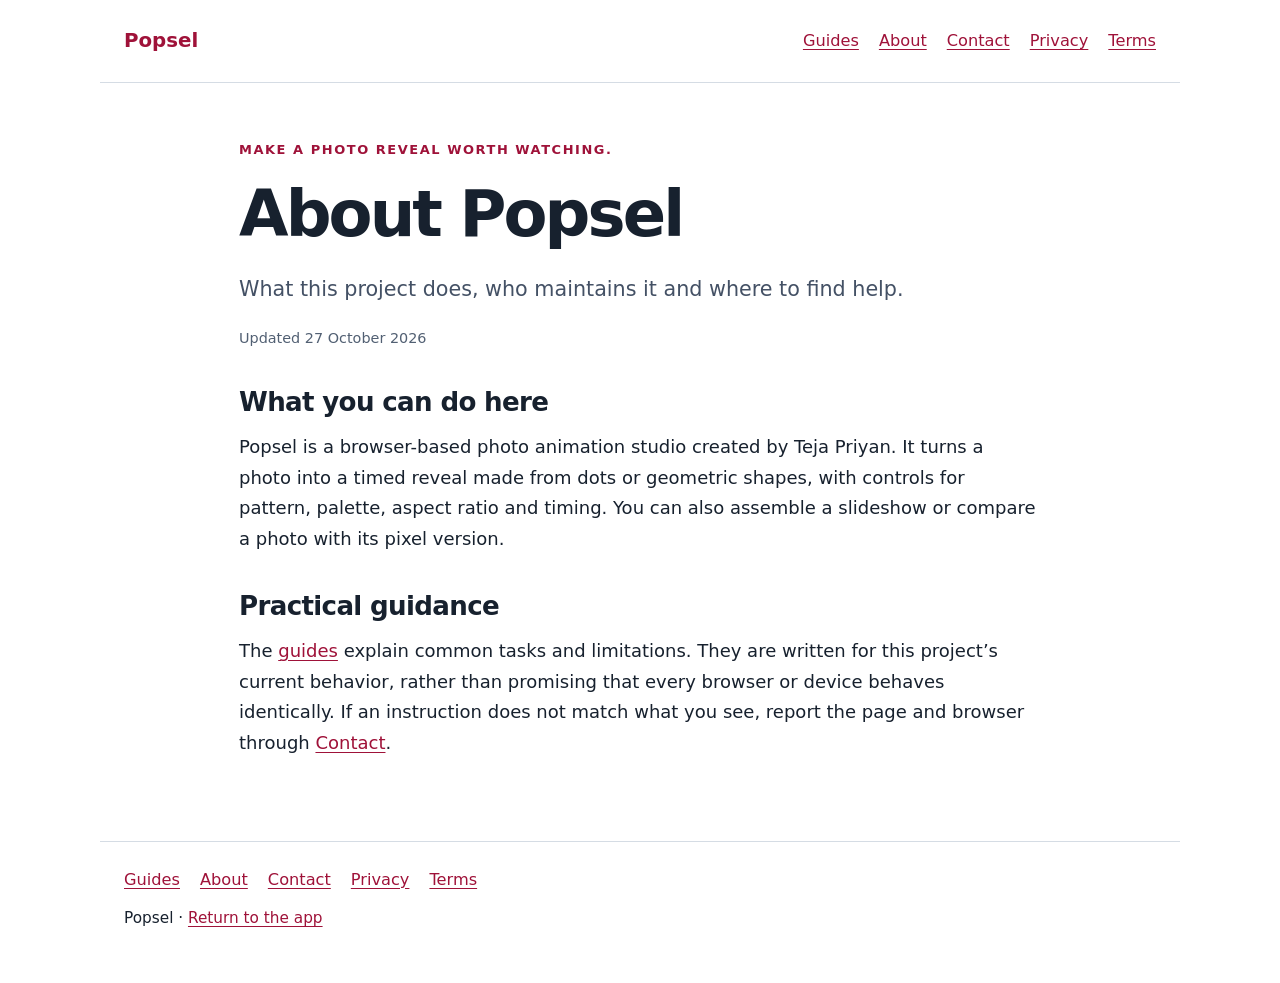
<file: about.html>
<!doctype html>
<html lang="en"><head>
<meta charset="utf-8">
<meta name="viewport" content="width=device-width, initial-scale=1">
<title>About Popsel | Popsel</title>
<meta name="description" content="What this project does, who maintains it and where to find help.">
<meta name="robots" content="index,follow">
<meta name="google-adsense-account" content="ca-pub-8817990111687358">
<link rel="canonical" href="https://popsel.vercel.app/about.html">
<link rel="stylesheet" href="./publisher.css">
</head><body style="--accent:#9f1239;--paper:#fff8f5">
<a class="skip" href="#content">Skip to content</a>
<header><a class="brand" href="./">Popsel</a><nav aria-label="Site information"><a href="./guides/index.html">Guides</a><a href="./about.html">About</a><a href="./contact.html">Contact</a><a href="./privacy.html">Privacy</a><a href="./terms.html">Terms</a></nav></header>
<main id="content"><p class="kicker">Make a photo reveal worth watching.</p><h1>About Popsel</h1><p class="lead">What this project does, who maintains it and where to find help.</p><p class="meta">Updated 27 October 2026</p><section><h2>What you can do here</h2><p>Popsel is a browser-based photo animation studio created by Teja Priyan. It turns a photo into a timed reveal made from dots or geometric shapes, with controls for pattern, palette, aspect ratio and timing. You can also assemble a slideshow or compare a photo with its pixel version.</p></section><section><h2>Practical guidance</h2><p>The <a href="guides/index.html">guides</a> explain common tasks and limitations. They are written for this project’s current behavior, rather than promising that every browser or device behaves identically. If an instruction does not match what you see, report the page and browser through <a href="contact.html">Contact</a>.</p></section></main>
<footer><nav aria-label="Site information"><a href="./guides/index.html">Guides</a><a href="./about.html">About</a><a href="./contact.html">Contact</a><a href="./privacy.html">Privacy</a><a href="./terms.html">Terms</a></nav><p>Popsel · <a href="./">Return to the app</a></p></footer>
</body></html>
</file>
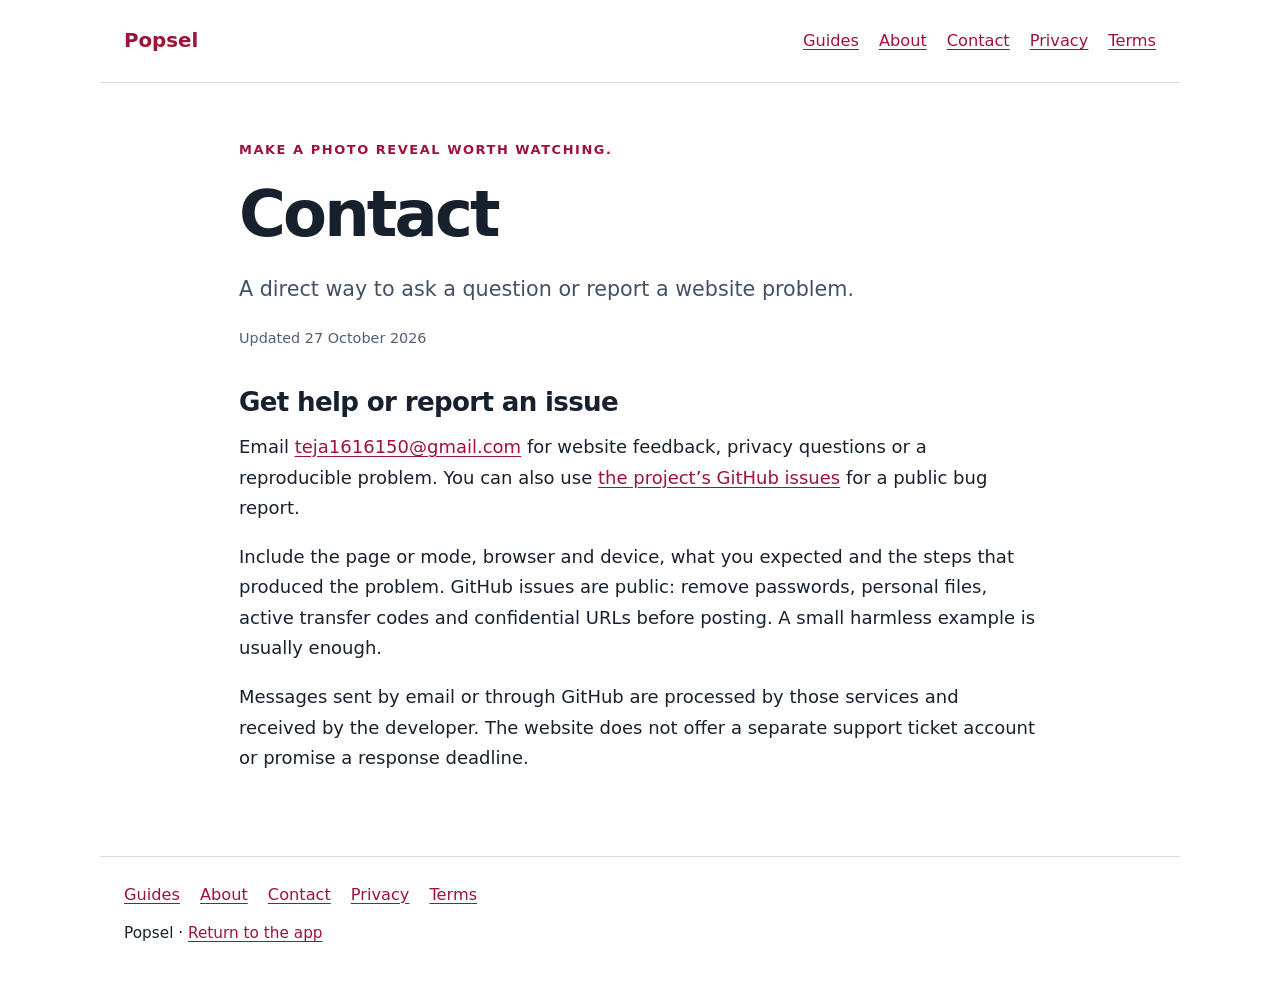
<file: contact.html>
<!doctype html>
<html lang="en"><head>
<meta charset="utf-8">
<meta name="viewport" content="width=device-width, initial-scale=1">
<title>Contact | Popsel</title>
<meta name="description" content="A direct way to ask a question or report a website problem.">
<meta name="robots" content="index,follow">
<meta name="google-adsense-account" content="ca-pub-8817990111687358">
<link rel="canonical" href="https://popsel.vercel.app/contact.html">
<link rel="stylesheet" href="./publisher.css">
</head><body style="--accent:#9f1239;--paper:#fff8f5">
<a class="skip" href="#content">Skip to content</a>
<header><a class="brand" href="./">Popsel</a><nav aria-label="Site information"><a href="./guides/index.html">Guides</a><a href="./about.html">About</a><a href="./contact.html">Contact</a><a href="./privacy.html">Privacy</a><a href="./terms.html">Terms</a></nav></header>
<main id="content"><p class="kicker">Make a photo reveal worth watching.</p><h1>Contact</h1><p class="lead">A direct way to ask a question or report a website problem.</p><p class="meta">Updated 27 October 2026</p><section><h2>Get help or report an issue</h2><p>Email <a href="mailto:teja1616150@gmail.com">teja1616150@gmail.com</a> for website feedback, privacy questions or a reproducible problem. You can also use <a href="https://github.com/TejaPriyan/Popsel/issues">the project’s GitHub issues</a> for a public bug report.</p><p>Include the page or mode, browser and device, what you expected and the steps that produced the problem. GitHub issues are public: remove passwords, personal files, active transfer codes and confidential URLs before posting. A small harmless example is usually enough.</p><p>Messages sent by email or through GitHub are processed by those services and received by the developer. The website does not offer a separate support ticket account or promise a response deadline.</p></section></main>
<footer><nav aria-label="Site information"><a href="./guides/index.html">Guides</a><a href="./about.html">About</a><a href="./contact.html">Contact</a><a href="./privacy.html">Privacy</a><a href="./terms.html">Terms</a></nav><p>Popsel · <a href="./">Return to the app</a></p></footer>
</body></html>
</file>
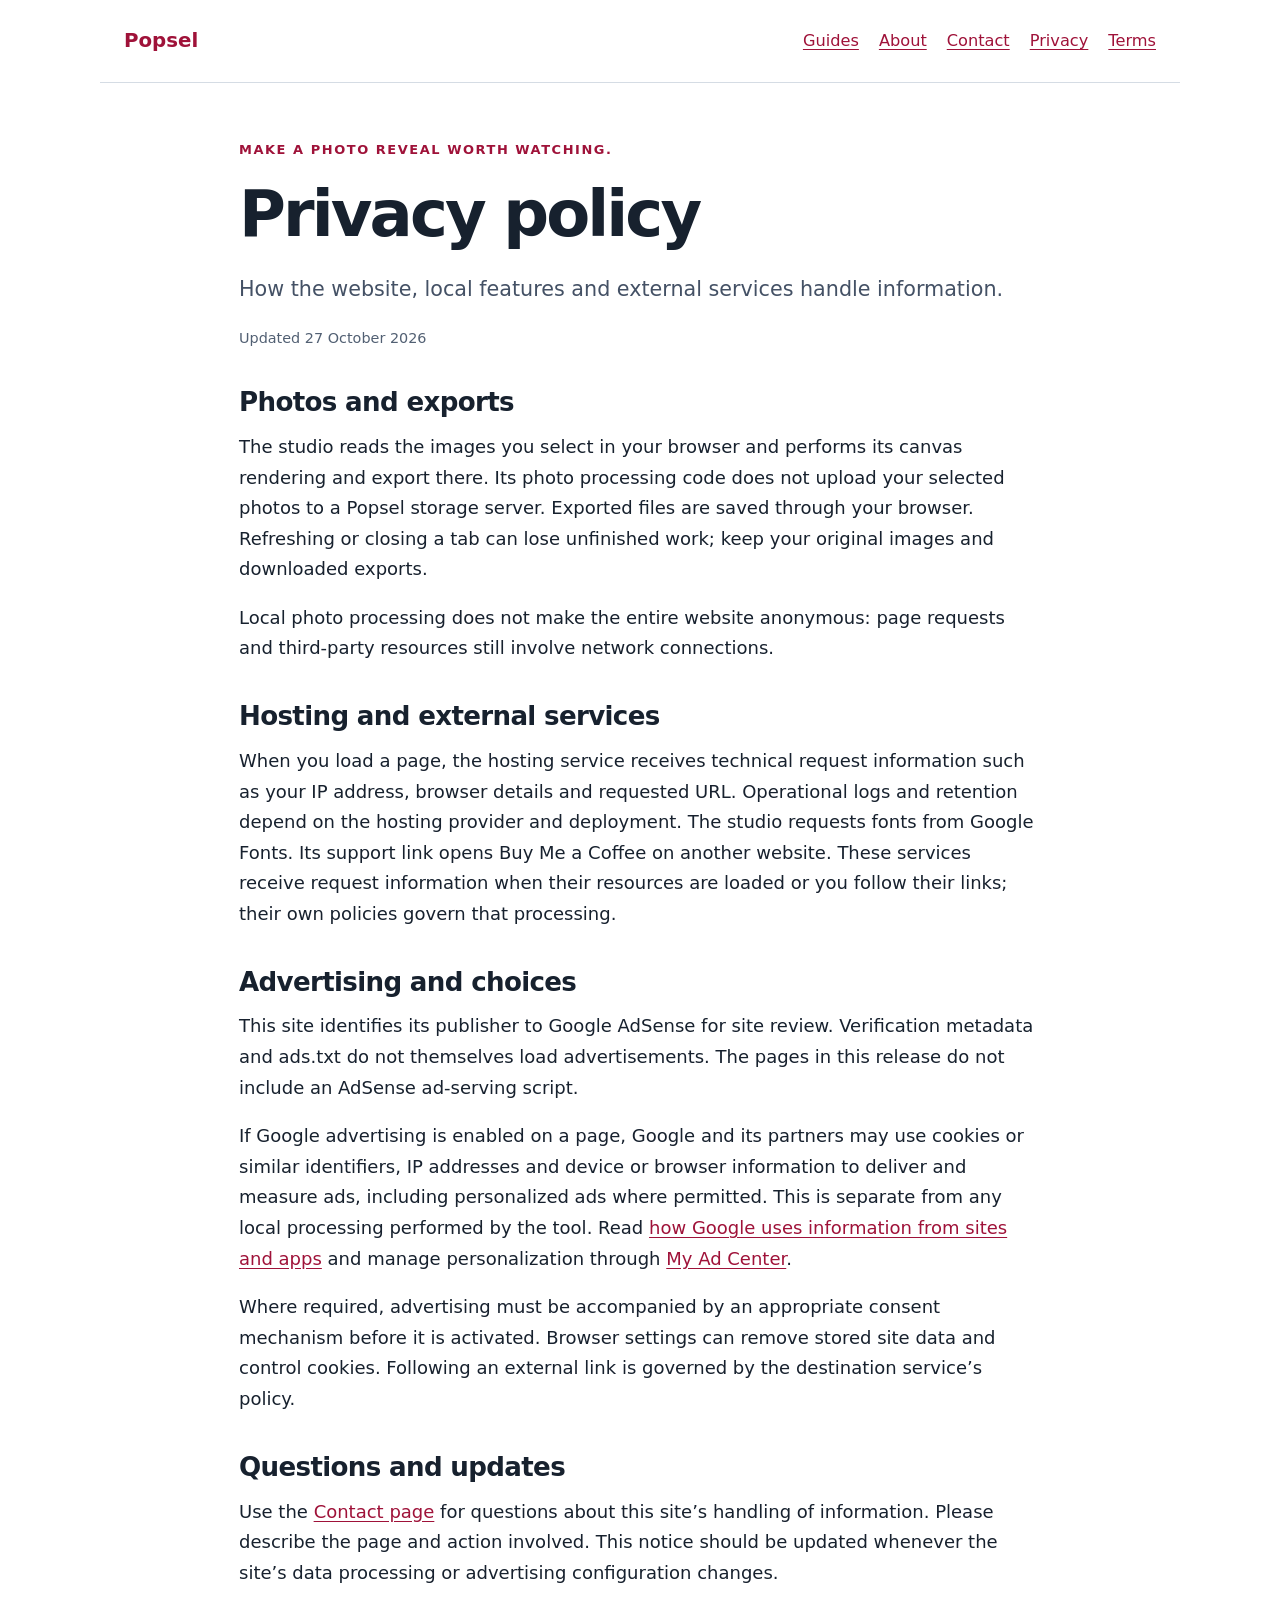
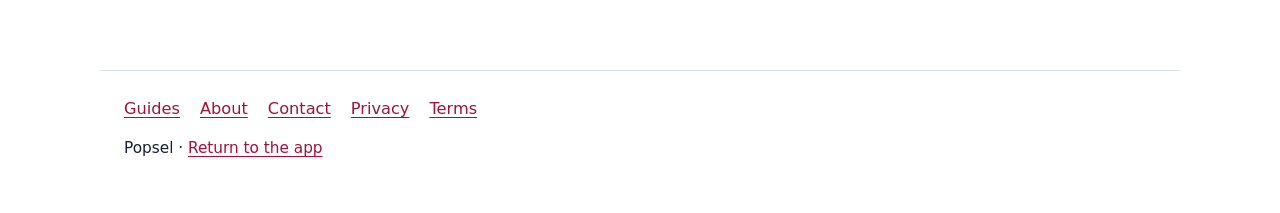
<file: privacy.html>
<!doctype html>
<html lang="en"><head>
<meta charset="utf-8">
<meta name="viewport" content="width=device-width, initial-scale=1">
<title>Privacy policy | Popsel</title>
<meta name="description" content="How the website, local features and external services handle information.">
<meta name="robots" content="index,follow">
<meta name="google-adsense-account" content="ca-pub-8817990111687358">
<link rel="canonical" href="https://popsel.vercel.app/privacy.html">
<link rel="stylesheet" href="./publisher.css">
</head><body style="--accent:#9f1239;--paper:#fff8f5">
<a class="skip" href="#content">Skip to content</a>
<header><a class="brand" href="./">Popsel</a><nav aria-label="Site information"><a href="./guides/index.html">Guides</a><a href="./about.html">About</a><a href="./contact.html">Contact</a><a href="./privacy.html">Privacy</a><a href="./terms.html">Terms</a></nav></header>
<main id="content"><p class="kicker">Make a photo reveal worth watching.</p><h1>Privacy policy</h1><p class="lead">How the website, local features and external services handle information.</p><p class="meta">Updated 27 October 2026</p><section><h2>Photos and exports</h2><p>The studio reads the images you select in your browser and performs its canvas rendering and export there. Its photo processing code does not upload your selected photos to a Popsel storage server. Exported files are saved through your browser. Refreshing or closing a tab can lose unfinished work; keep your original images and downloaded exports.</p><p>Local photo processing does not make the entire website anonymous: page requests and third-party resources still involve network connections.</p></section><section><h2>Hosting and external services</h2><p>When you load a page, the hosting service receives technical request information such as your IP address, browser details and requested URL. Operational logs and retention depend on the hosting provider and deployment. The studio requests fonts from Google Fonts. Its support link opens Buy Me a Coffee on another website. These services receive request information when their resources are loaded or you follow their links; their own policies govern that processing.</p></section><section><h2>Advertising and choices</h2><p>This site identifies its publisher to Google AdSense for site review. Verification metadata and ads.txt do not themselves load advertisements. The pages in this release do not include an AdSense ad-serving script.</p><p>If Google advertising is enabled on a page, Google and its partners may use cookies or similar identifiers, IP addresses and device or browser information to deliver and measure ads, including personalized ads where permitted. This is separate from any local processing performed by the tool. Read <a href="https://policies.google.com/technologies/partner-sites">how Google uses information from sites and apps</a> and manage personalization through <a href="https://myadcenter.google.com/">My Ad Center</a>.</p><p>Where required, advertising must be accompanied by an appropriate consent mechanism before it is activated. Browser settings can remove stored site data and control cookies. Following an external link is governed by the destination service’s policy.</p></section><section><h2>Questions and updates</h2><p>Use the <a href="contact.html">Contact page</a> for questions about this site’s handling of information. Please describe the page and action involved. This notice should be updated whenever the site’s data processing or advertising configuration changes.</p></section></main>
<footer><nav aria-label="Site information"><a href="./guides/index.html">Guides</a><a href="./about.html">About</a><a href="./contact.html">Contact</a><a href="./privacy.html">Privacy</a><a href="./terms.html">Terms</a></nav><p>Popsel · <a href="./">Return to the app</a></p></footer>
</body></html>
</file>
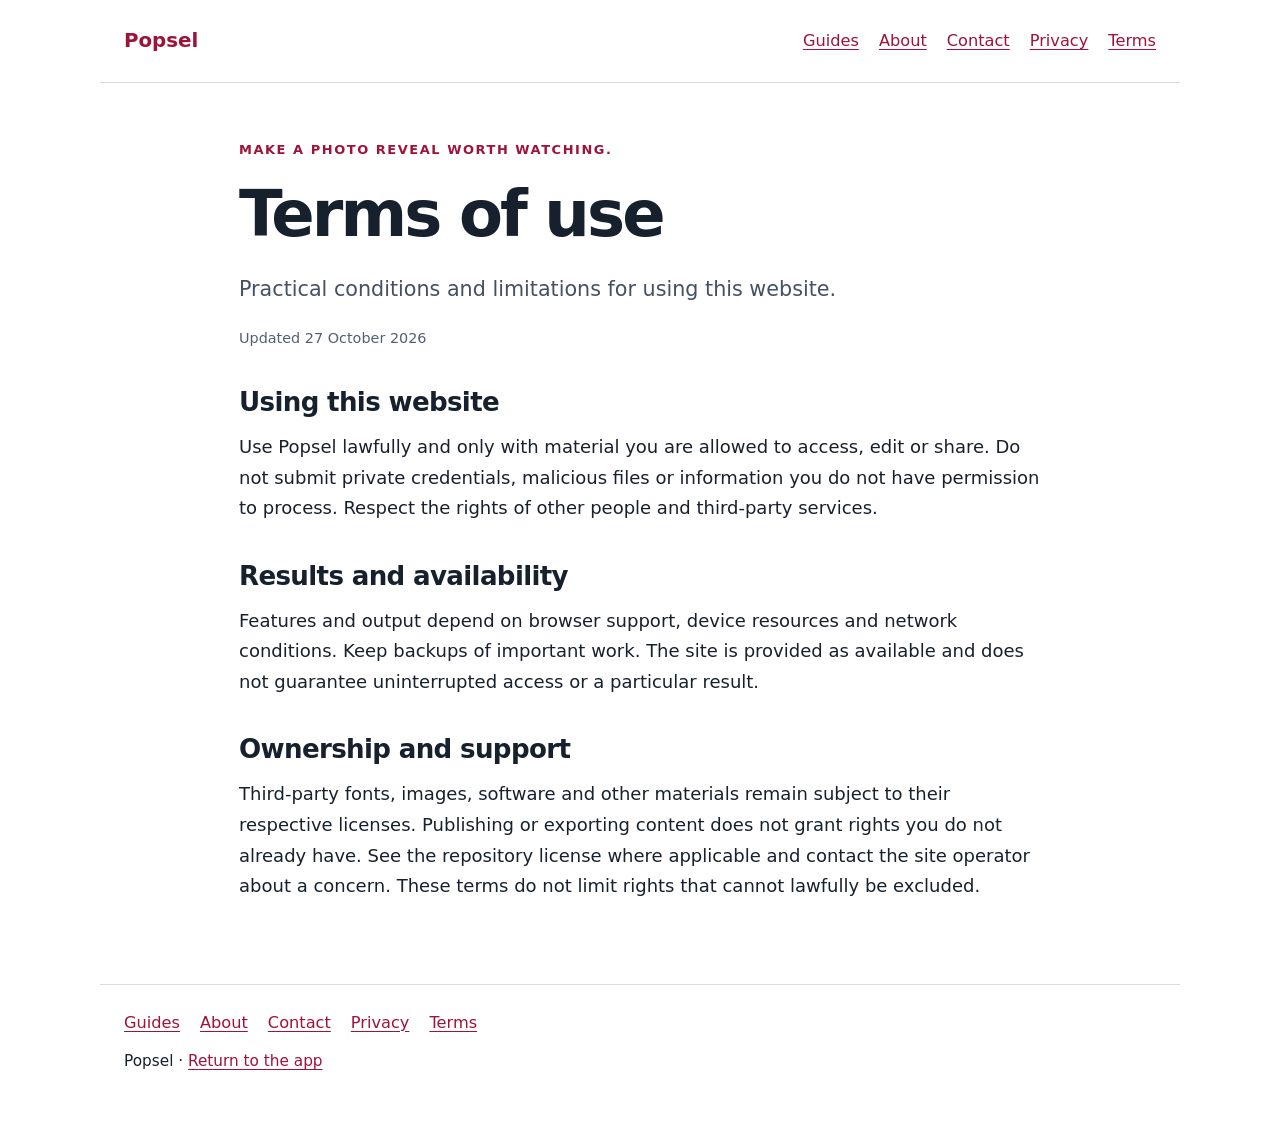
<file: terms.html>
<!doctype html>
<html lang="en"><head>
<meta charset="utf-8">
<meta name="viewport" content="width=device-width, initial-scale=1">
<title>Terms of use | Popsel</title>
<meta name="description" content="Practical conditions and limitations for using this website.">
<meta name="robots" content="index,follow">
<meta name="google-adsense-account" content="ca-pub-8817990111687358">
<link rel="canonical" href="https://popsel.vercel.app/terms.html">
<link rel="stylesheet" href="./publisher.css">
</head><body style="--accent:#9f1239;--paper:#fff8f5">
<a class="skip" href="#content">Skip to content</a>
<header><a class="brand" href="./">Popsel</a><nav aria-label="Site information"><a href="./guides/index.html">Guides</a><a href="./about.html">About</a><a href="./contact.html">Contact</a><a href="./privacy.html">Privacy</a><a href="./terms.html">Terms</a></nav></header>
<main id="content"><p class="kicker">Make a photo reveal worth watching.</p><h1>Terms of use</h1><p class="lead">Practical conditions and limitations for using this website.</p><p class="meta">Updated 27 October 2026</p><section><h2>Using this website</h2><p>Use Popsel lawfully and only with material you are allowed to access, edit or share. Do not submit private credentials, malicious files or information you do not have permission to process. Respect the rights of other people and third-party services.</p></section><section><h2>Results and availability</h2><p>Features and output depend on browser support, device resources and network conditions. Keep backups of important work. The site is provided as available and does not guarantee uninterrupted access or a particular result. </p></section><section><h2>Ownership and support</h2><p>Third-party fonts, images, software and other materials remain subject to their respective licenses. Publishing or exporting content does not grant rights you do not already have. See the repository license where applicable and contact the site operator about a concern. These terms do not limit rights that cannot lawfully be excluded.</p></section></main>
<footer><nav aria-label="Site information"><a href="./guides/index.html">Guides</a><a href="./about.html">About</a><a href="./contact.html">Contact</a><a href="./privacy.html">Privacy</a><a href="./terms.html">Terms</a></nav><p>Popsel · <a href="./">Return to the app</a></p></footer>
</body></html>
</file>
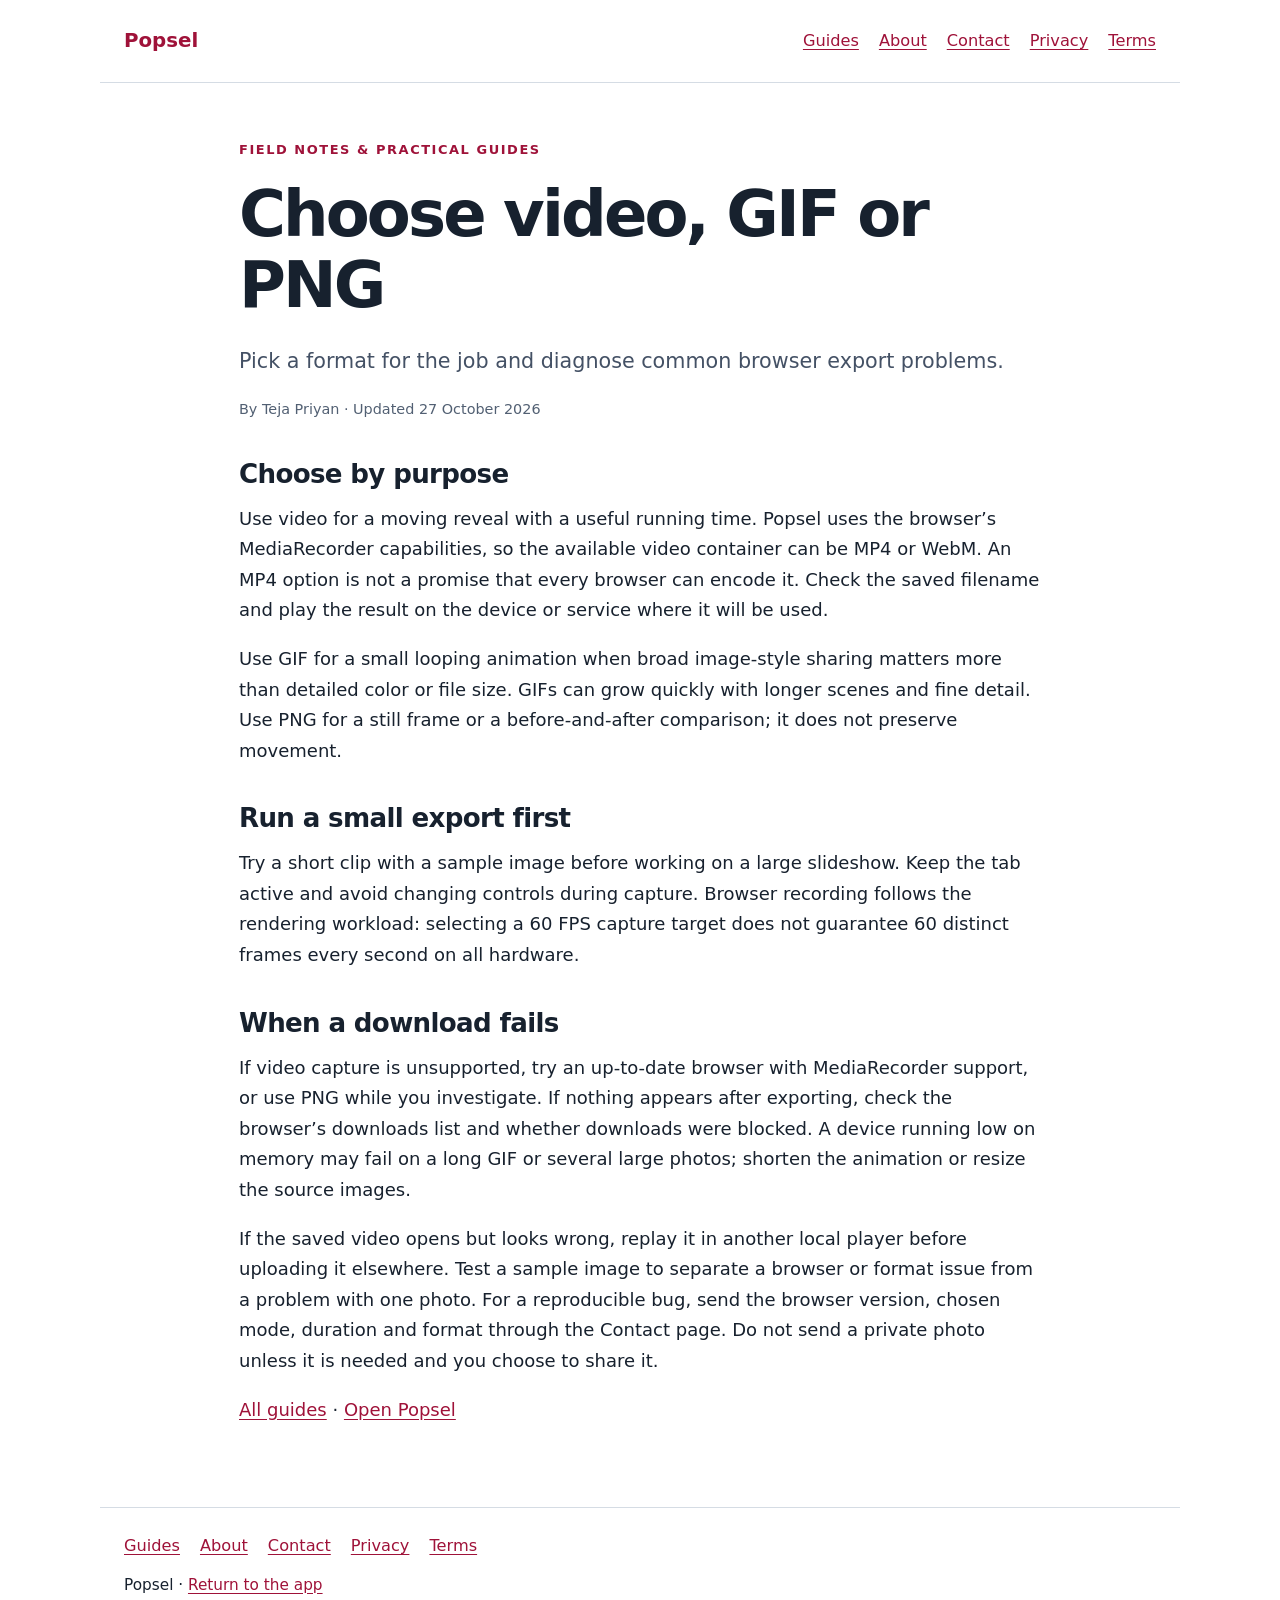
<file: guides/export-formats.html>
<!doctype html>
<html lang="en"><head>
<meta charset="utf-8">
<meta name="viewport" content="width=device-width, initial-scale=1">
<title>Choose video, GIF or PNG | Popsel</title>
<meta name="description" content="Pick a format for the job and diagnose common browser export problems.">
<meta name="robots" content="index,follow">
<meta name="google-adsense-account" content="ca-pub-8817990111687358">
<link rel="canonical" href="https://popsel.vercel.app/guides/export-formats.html">
<link rel="stylesheet" href="../publisher.css">
</head><body style="--accent:#9f1239;--paper:#fff8f5">
<a class="skip" href="#content">Skip to content</a>
<header><a class="brand" href="../">Popsel</a><nav aria-label="Site information"><a href="../guides/index.html">Guides</a><a href="../about.html">About</a><a href="../contact.html">Contact</a><a href="../privacy.html">Privacy</a><a href="../terms.html">Terms</a></nav></header>
<main id="content"><p class="kicker">Field notes &amp; practical guides</p><h1>Choose video, GIF or PNG</h1><p class="lead">Pick a format for the job and diagnose common browser export problems.</p><p class="meta">By Teja Priyan · Updated 27 October 2026</p><section><h2>Choose by purpose</h2><p>Use video for a moving reveal with a useful running time. Popsel uses the browser’s MediaRecorder capabilities, so the available video container can be MP4 or WebM. An MP4 option is not a promise that every browser can encode it. Check the saved filename and play the result on the device or service where it will be used.</p><p>Use GIF for a small looping animation when broad image-style sharing matters more than detailed color or file size. GIFs can grow quickly with longer scenes and fine detail. Use PNG for a still frame or a before-and-after comparison; it does not preserve movement.</p></section><section><h2>Run a small export first</h2><p>Try a short clip with a sample image before working on a large slideshow. Keep the tab active and avoid changing controls during capture. Browser recording follows the rendering workload: selecting a 60 FPS capture target does not guarantee 60 distinct frames every second on all hardware.</p></section><section><h2>When a download fails</h2><p>If video capture is unsupported, try an up-to-date browser with MediaRecorder support, or use PNG while you investigate. If nothing appears after exporting, check the browser’s downloads list and whether downloads were blocked. A device running low on memory may fail on a long GIF or several large photos; shorten the animation or resize the source images.</p><p>If the saved video opens but looks wrong, replay it in another local player before uploading it elsewhere. Test a sample image to separate a browser or format issue from a problem with one photo. For a reproducible bug, send the browser version, chosen mode, duration and format through the Contact page. Do not send a private photo unless it is needed and you choose to share it.</p></section><p><a href="index.html">All guides</a> · <a href="../">Open Popsel</a></p></main>
<footer><nav aria-label="Site information"><a href="../guides/index.html">Guides</a><a href="../about.html">About</a><a href="../contact.html">Contact</a><a href="../privacy.html">Privacy</a><a href="../terms.html">Terms</a></nav><p>Popsel · <a href="../">Return to the app</a></p></footer>
</body></html>
</file>
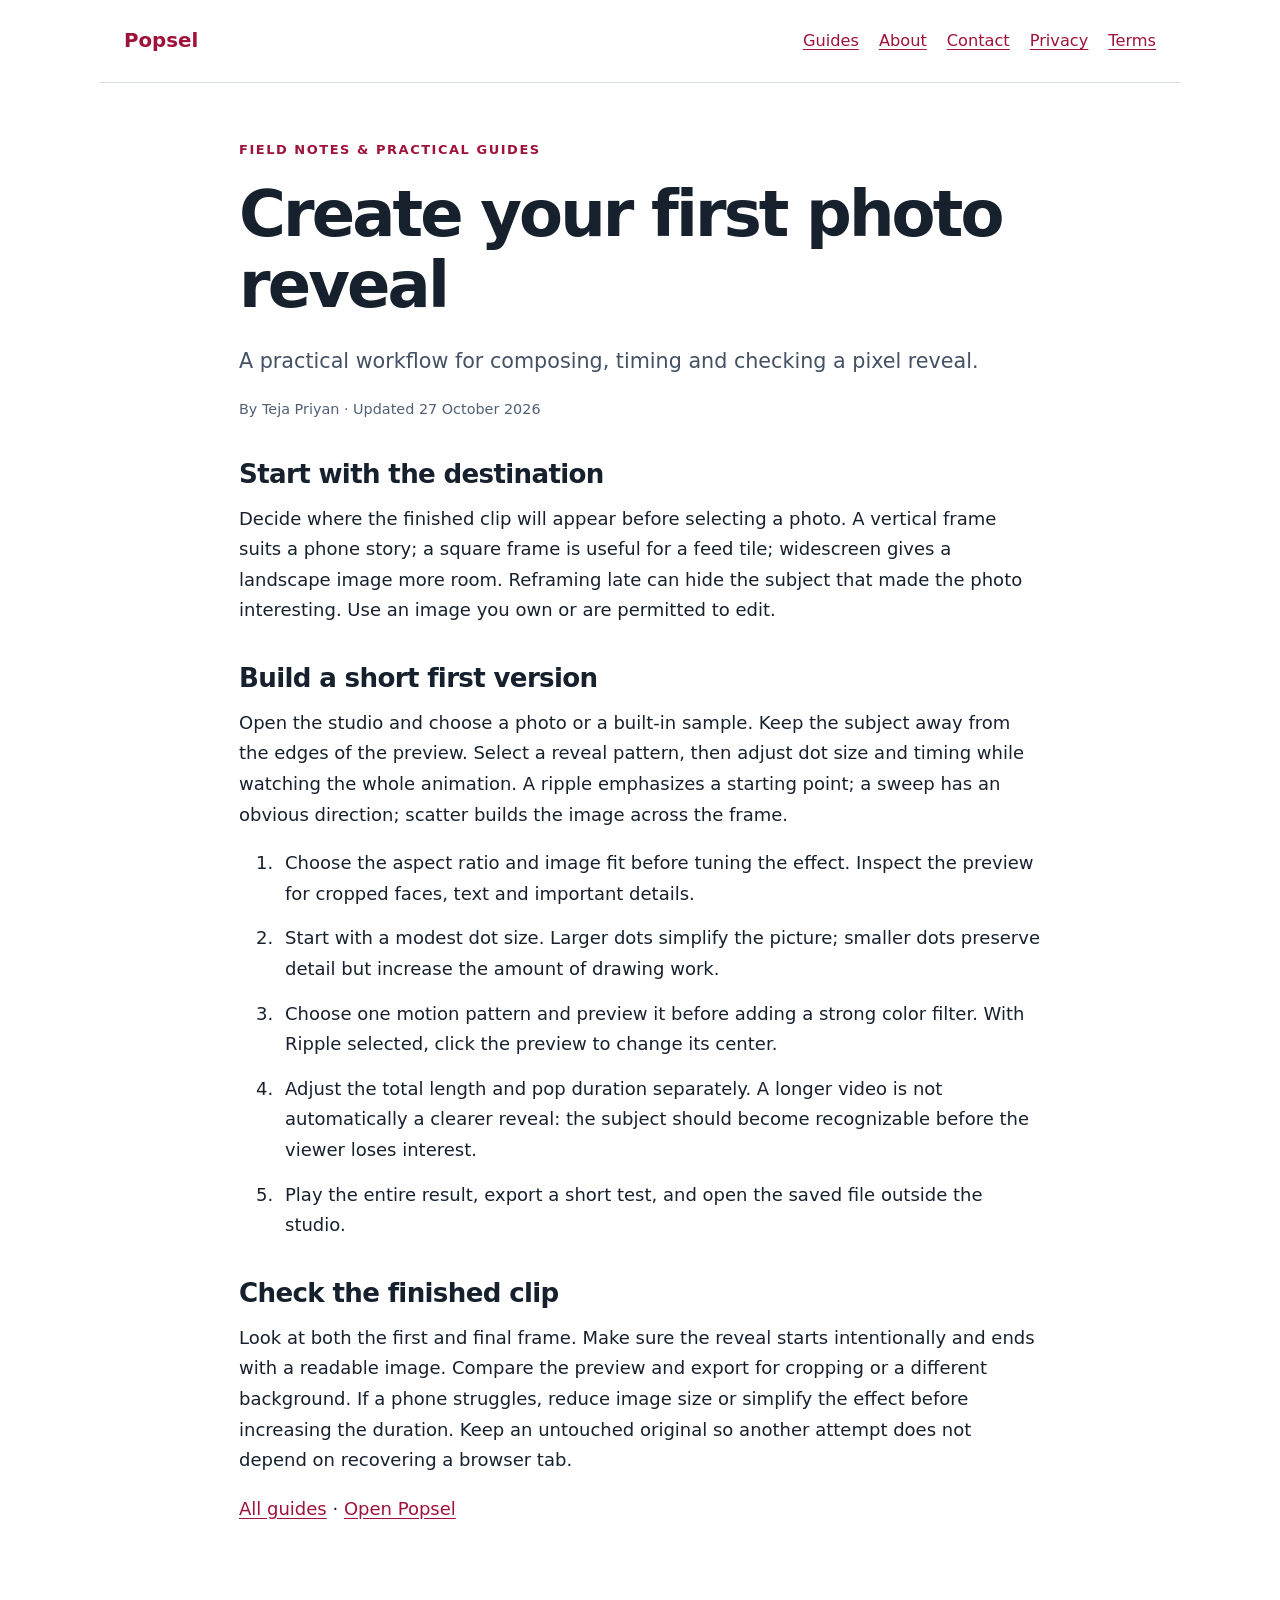
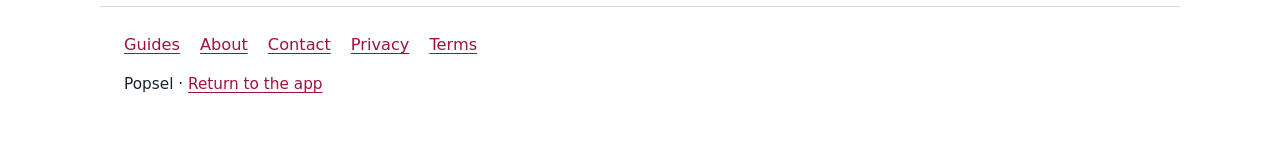
<file: guides/photo-reveal.html>
<!doctype html>
<html lang="en"><head>
<meta charset="utf-8">
<meta name="viewport" content="width=device-width, initial-scale=1">
<title>Create your first photo reveal | Popsel</title>
<meta name="description" content="A practical workflow for composing, timing and checking a pixel reveal.">
<meta name="robots" content="index,follow">
<meta name="google-adsense-account" content="ca-pub-8817990111687358">
<link rel="canonical" href="https://popsel.vercel.app/guides/photo-reveal.html">
<link rel="stylesheet" href="../publisher.css">
</head><body style="--accent:#9f1239;--paper:#fff8f5">
<a class="skip" href="#content">Skip to content</a>
<header><a class="brand" href="../">Popsel</a><nav aria-label="Site information"><a href="../guides/index.html">Guides</a><a href="../about.html">About</a><a href="../contact.html">Contact</a><a href="../privacy.html">Privacy</a><a href="../terms.html">Terms</a></nav></header>
<main id="content"><p class="kicker">Field notes &amp; practical guides</p><h1>Create your first photo reveal</h1><p class="lead">A practical workflow for composing, timing and checking a pixel reveal.</p><p class="meta">By Teja Priyan · Updated 27 October 2026</p><section><h2>Start with the destination</h2><p>Decide where the finished clip will appear before selecting a photo. A vertical frame suits a phone story; a square frame is useful for a feed tile; widescreen gives a landscape image more room. Reframing late can hide the subject that made the photo interesting. Use an image you own or are permitted to edit.</p></section><section><h2>Build a short first version</h2><p>Open the studio and choose a photo or a built-in sample. Keep the subject away from the edges of the preview. Select a reveal pattern, then adjust dot size and timing while watching the whole animation. A ripple emphasizes a starting point; a sweep has an obvious direction; scatter builds the image across the frame.</p></section><ol><li>Choose the aspect ratio and image fit before tuning the effect. Inspect the preview for cropped faces, text and important details.</li><li>Start with a modest dot size. Larger dots simplify the picture; smaller dots preserve detail but increase the amount of drawing work.</li><li>Choose one motion pattern and preview it before adding a strong color filter. With Ripple selected, click the preview to change its center.</li><li>Adjust the total length and pop duration separately. A longer video is not automatically a clearer reveal: the subject should become recognizable before the viewer loses interest.</li><li>Play the entire result, export a short test, and open the saved file outside the studio.</li></ol><section><h2>Check the finished clip</h2><p>Look at both the first and final frame. Make sure the reveal starts intentionally and ends with a readable image. Compare the preview and export for cropping or a different background. If a phone struggles, reduce image size or simplify the effect before increasing the duration. Keep an untouched original so another attempt does not depend on recovering a browser tab.</p></section><p><a href="index.html">All guides</a> · <a href="../">Open Popsel</a></p></main>
<footer><nav aria-label="Site information"><a href="../guides/index.html">Guides</a><a href="../about.html">About</a><a href="../contact.html">Contact</a><a href="../privacy.html">Privacy</a><a href="../terms.html">Terms</a></nav><p>Popsel · <a href="../">Return to the app</a></p></footer>
</body></html>
</file>
<file: style.css>
/* ==========================================================================
   PIXEL STUDIO 2026 - MODERN DESIGN SYSTEM & STUDIO STYLING
   ========================================================================== */

:root {
  /* Color Palette */
  --bg-deep: #09060f;
  --bg-surface: #130d21;
  --bg-card: rgba(26, 18, 43, 0.75);
  --bg-card-hover: rgba(38, 26, 64, 0.85);
  --border-subtle: rgba(255, 255, 255, 0.08);
  --border-active: rgba(255, 255, 255, 0.22);
  
  --text-main: #fcf9f2;
  --text-muted: #a699c7;
  --text-dim: #716294;

  /* Accent Colors */
  --neon-pink: #ff3366;
  --neon-pink-glow: rgba(255, 51, 102, 0.4);
  --cyber-yellow: #ffd23f;
  --cyber-yellow-glow: rgba(255, 210, 63, 0.4);
  --electric-teal: #00f5d4;
  --electric-teal-glow: rgba(0, 245, 212, 0.4);
  --neon-purple: #9d4edd;
  --neon-purple-glow: rgba(157, 78, 221, 0.35);

  /* Typography */
  --font-ui: "Plus Jakarta Sans", system-ui, -apple-system, sans-serif;
  --font-display: "Bricolage Grotesque", system-ui, sans-serif;

  /* Elevations & Radii */
  --radius-sm: 8px;
  --radius-md: 14px;
  --radius-lg: 20px;
  --radius-full: 9999px;
  --shadow-stage: 0 20px 50px -10px rgba(0, 0, 0, 0.7), 0 0 35px -5px var(--neon-pink-glow);
  --shadow-card: 0 10px 30px -5px rgba(0, 0, 0, 0.4);
}

*, *::before, *::after {
  box-sizing: border-box;
}

html {
  scroll-behavior: smooth;
  color-scheme: dark;
  overflow-x: hidden;
  width: 100%;
}

body {
  margin: 0;
  padding: 0;
  overflow-x: hidden;
  width: 100%;
  background-color: var(--bg-deep);
  background-image: 
    radial-gradient(circle at 15% 10%, rgba(157, 78, 221, 0.15) 0%, transparent 40%),
    radial-gradient(circle at 85% 30%, rgba(255, 51, 102, 0.12) 0%, transparent 45%),
    radial-gradient(circle at 50% 90%, rgba(0, 245, 212, 0.08) 0%, transparent 50%);
  background-attachment: fixed;
  color: var(--text-main);
  font-family: var(--font-ui);
  line-height: 1.5;
  -webkit-font-smoothing: antialiased;
}

a {
  color: inherit;
  text-decoration: none;
}

/* ==========================================================================
   TOP BAR / HEADER
   ========================================================================== */
.top-bar {
  display: flex;
  align-items: center;
  justify-content: space-between;
  padding: 1rem clamp(1rem, 3.5vw, 2.5rem);
  background: rgba(15, 10, 24, 0.85);
  backdrop-filter: blur(20px);
  -webkit-backdrop-filter: blur(20px);
  border-bottom: 1px solid var(--border-subtle);
  position: sticky;
  top: 0;
  z-index: 100;
  gap: 1rem;
}

.brand {
  display: flex;
  align-items: center;
  gap: 0.75rem;
}

.logo {
  display: inline-flex;
  align-items: center;
  gap: 0.4rem;
  font-family: var(--font-display);
  font-weight: 800;
  font-size: 1.7rem;
  letter-spacing: -0.04em;
  color: var(--text-main);
  transition: transform 0.2s ease;
}

.logo:hover {
  transform: scale(1.03);
}

.logo-dot {
  width: 0.55em;
  height: 0.55em;
  background: var(--neon-pink);
  border-radius: 50%;
  box-shadow: 0 0 12px var(--neon-pink);
  animation: pulse-dot 2.5s infinite ease-in-out;
}

@keyframes pulse-dot {
  0%, 100% { transform: scale(1); opacity: 1; }
  50% { transform: scale(1.3); opacity: 0.8; box-shadow: 0 0 18px var(--neon-pink); }
}

.version-tag {
  font-size: 0.65rem;
  font-weight: 800;
  letter-spacing: 0.08em;
  padding: 0.25rem 0.6rem;
  border-radius: var(--radius-full);
  background: rgba(255, 210, 63, 0.12);
  color: var(--cyber-yellow);
  border: 1px solid rgba(255, 210, 63, 0.3);
}

/* Tab Navigation */
.mode-tabs {
  display: flex;
  background: rgba(0, 0, 0, 0.35);
  padding: 0.3rem;
  border-radius: var(--radius-full);
  border: 1px solid var(--border-subtle);
  gap: 0.25rem;
}

.tab-btn {
  display: inline-flex;
  align-items: center;
  gap: 0.5rem;
  padding: 0.5rem 1rem;
  border: none;
  background: transparent;
  color: var(--text-muted);
  font-family: var(--font-ui);
  font-weight: 600;
  font-size: 0.85rem;
  border-radius: var(--radius-full);
  cursor: pointer;
  transition: all 0.2s cubic-bezier(0.16, 1, 0.3, 1);
}

.tab-btn:hover {
  color: var(--text-main);
  background: rgba(255, 255, 255, 0.05);
}

.tab-btn.active {
  background: var(--neon-pink);
  color: #fff;
  box-shadow: 0 4px 15px var(--neon-pink-glow);
}

.header-actions {
  display: flex;
  align-items: center;
  gap: 0.75rem;
}

.btn-ghost {
  display: inline-flex;
  align-items: center;
  justify-content: center;
  width: 2.3rem;
  height: 2.3rem;
  border-radius: var(--radius-full);
  border: 1px solid var(--border-subtle);
  background: rgba(255, 255, 255, 0.04);
  color: var(--text-muted);
  transition: all 0.2s ease;
}

.btn-ghost:hover {
  color: var(--text-main);
  background: rgba(255, 255, 255, 0.1);
  border-color: var(--border-active);
}

/* ==========================================================================
   MAIN APP LAYOUT (STUDIO VIEW)
   ========================================================================== */
.app-layout {
  max-width: 1400px;
  margin: 0 auto;
  padding: 1.5rem clamp(1rem, 3.5vw, 2.5rem) 4rem;
  width: 100%;
}

.studio-view {
  display: grid;
  grid-template-columns: minmax(360px, 1.15fr) minmax(340px, 1fr);
  gap: clamp(1.5rem, 3.5vw, 3rem);
  align-items: start;
  width: 100%;
}

/* ==========================================================================
   STAGE / PREVIEW COLUMN
   ========================================================================== */
.stage-column {
  display: flex;
  flex-direction: column;
  align-items: center;
  gap: 1.2rem;
  width: 100%;
  min-width: 0;
  position: sticky;
  top: 5rem;
}

/* Aspect Ratio Selector Chips */
.aspect-bar {
  display: flex;
  align-items: center;
  gap: 0.5rem;
  background: rgba(20, 14, 33, 0.85);
  backdrop-filter: blur(12px);
  padding: 0.35rem 0.6rem;
  border-radius: var(--radius-full);
  border: 1px solid var(--border-subtle);
  box-shadow: 0 4px 15px rgba(0, 0, 0, 0.3);
  max-width: 100%;
  overflow-x: auto;
  -webkit-overflow-scrolling: touch;
  scrollbar-width: none;
}

.aspect-bar::-webkit-scrollbar {
  display: none;
}

.bar-title {
  font-size: 0.75rem;
  font-weight: 800;
  text-transform: uppercase;
  letter-spacing: 0.05em;
  color: var(--text-dim);
  padding-left: 0.4rem;
}

.aspect-chip {
  display: inline-flex;
  align-items: center;
  gap: 0.4rem;
  padding: 0.35rem 0.75rem;
  border: 1px solid transparent;
  border-radius: var(--radius-full);
  background: transparent;
  color: var(--text-muted);
  font-family: var(--font-ui);
  font-weight: 700;
  font-size: 0.78rem;
  cursor: pointer;
  transition: all 0.2s ease;
  white-space: nowrap;
}

.aspect-chip:hover {
  color: var(--text-main);
  background: rgba(255, 255, 255, 0.05);
}

.aspect-chip.active {
  background: rgba(255, 210, 63, 0.15);
  color: var(--cyber-yellow);
  border-color: rgba(255, 210, 63, 0.4);
}

.ratio-icon {
  display: inline-block;
  border: 1.5px solid currentColor;
  border-radius: 2px;
}
.ratio-icon.ratio-9-16 { width: 8px; height: 14px; }
.ratio-icon.ratio-1-1  { width: 11px; height: 11px; }
.ratio-icon.ratio-4-5  { width: 10px; height: 12px; }
.ratio-icon.ratio-16-9 { width: 14px; height: 8px; }

/* Canvas Stage Frame - Fluid on Mobile, Clamped on Laptops */
.stage-frame {
  position: relative;
  width: 100%;
  max-width: 480px;
  aspect-ratio: 1 / 1;
  background: #09060f;
  border-radius: var(--radius-md);
  border: 2px solid rgba(255, 255, 255, 0.15);
  box-shadow: var(--shadow-stage);
  overflow: hidden;
  margin: 0 auto;
}

.stage-frame.ratio-9-16 {
  aspect-ratio: 9 / 16;
  max-width: 320px;
  max-height: 72vh;
}

.stage-frame.ratio-1-1 {
  aspect-ratio: 1 / 1;
  max-width: 460px;
}

.stage-frame.ratio-4-5 {
  aspect-ratio: 4 / 5;
  max-width: 390px;
  max-height: 72vh;
}

.stage-frame.ratio-16-9 {
  aspect-ratio: 16 / 9;
  max-width: 580px;
}

#stage {
  position: absolute;
  inset: 0;
  width: 100%;
  height: 100%;
  display: block;
  cursor: crosshair;
}

#v-pop[data-mode="pop"] .only-slide {
  display: none !important;
}
#v-pop[data-mode="slide"] .only-pop {
  display: none !important;
}

/* Ripple Ping Indicator */
.ripple-ping {
  position: absolute;
  width: 36px;
  height: 36px;
  border-radius: 50%;
  border: 2px solid var(--electric-teal);
  box-shadow: 0 0 15px var(--electric-teal);
  pointer-events: none;
  opacity: 0;
  transform: translate(-50%, -50%) scale(0.2);
  transition: opacity 0.4s ease;
}

.ripple-ping.active {
  animation: ping-wave 0.8s cubic-bezier(0.1, 0.8, 0.2, 1) forwards;
}

@keyframes ping-wave {
  0% { transform: translate(-50%, -50%) scale(0.2); opacity: 1; border-width: 3px; }
  100% { transform: translate(-50%, -50%) scale(3.5); opacity: 0; border-width: 1px; }
}

/* Drag and Drop Overlay */
.drop-overlay {
  position: absolute;
  inset: 0;
  background: rgba(13, 9, 20, 0.88);
  backdrop-filter: blur(10px);
  display: grid;
  place-items: center;
  z-index: 20;
}

.drop-overlay[hidden] {
  display: none;
}

.drop-card {
  text-align: center;
  padding: 2rem;
  border: 2px dashed var(--neon-pink);
  border-radius: var(--radius-lg);
  color: var(--neon-pink);
  display: flex;
  flex-direction: column;
  align-items: center;
  gap: 0.5rem;
}

.drop-card p {
  margin: 0;
  font-family: var(--font-display);
  font-size: 1.4rem;
  font-weight: 700;
  color: #fff;
}

.drop-card span {
  font-size: 0.85rem;
  color: var(--text-muted);
}

/* Canvas HUD Status Badges */
.stage-hud {
  position: absolute;
  top: 0.8rem;
  left: 0.8rem;
  display: flex;
  gap: 0.4rem;
  pointer-events: none;
  z-index: 10;
}

.hud-pill {
  padding: 0.25rem 0.55rem;
  border-radius: var(--radius-full);
  background: rgba(0, 0, 0, 0.65);
  backdrop-filter: blur(8px);
  border: 1px solid rgba(255, 255, 255, 0.1);
  font-size: 0.72rem;
  font-weight: 700;
  letter-spacing: 0.02em;
  color: var(--text-main);
}

/* Floating Replay Button */
.floating-replay {
  position: absolute;
  bottom: 0.8rem;
  right: 0.8rem;
  width: 2.6rem;
  height: 2.6rem;
  border-radius: 50%;
  border: 1px solid rgba(255, 255, 255, 0.15);
  background: rgba(13, 9, 20, 0.75);
  backdrop-filter: blur(12px);
  color: var(--text-main);
  display: grid;
  place-items: center;
  cursor: pointer;
  box-shadow: 0 4px 15px rgba(0, 0, 0, 0.5);
  transition: all 0.2s cubic-bezier(0.16, 1, 0.3, 1);
  z-index: 10;
}

.floating-replay:hover {
  transform: rotate(-35deg) scale(1.08);
  background: var(--neon-pink);
  border-color: var(--neon-pink);
  box-shadow: 0 0 20px var(--neon-pink-glow);
}

/* Playback Scrub Bar */
.playback-bar {
  display: flex;
  align-items: center;
  gap: 0.8rem;
  width: 100%;
  max-width: 580px;
  background: rgba(19, 13, 33, 0.7);
  backdrop-filter: blur(10px);
  padding: 0.55rem 0.85rem;
  border-radius: var(--radius-full);
  border: 1px solid var(--border-subtle);
}

.play-pause-btn {
  background: transparent;
  border: none;
  color: var(--text-main);
  cursor: pointer;
  display: grid;
  place-items: center;
  padding: 0.2rem;
  transition: transform 0.15s ease;
}

.play-pause-btn:hover {
  transform: scale(1.15);
  color: var(--cyber-yellow);
}

.progress-track {
  flex: 1;
  height: 6px;
  background: rgba(255, 255, 255, 0.1);
  border-radius: var(--radius-full);
  overflow: hidden;
  cursor: pointer;
  position: relative;
}

.progress-fill {
  width: 0%;
  height: 100%;
  background: linear-gradient(90deg, var(--neon-pink), var(--cyber-yellow));
  border-radius: var(--radius-full);
  transition: width 0.05s linear;
}

.time-label {
  font-size: 0.75rem;
  font-weight: 700;
  color: var(--text-muted);
  font-variant-numeric: tabular-nums;
  min-width: 70px;
  text-align: right;
}

/* Slideshow Thumbnail Tray */
.slideshow-tray {
  width: 100%;
  max-width: 580px;
  background: var(--bg-card);
  border: 1px solid var(--border-subtle);
  border-radius: var(--radius-md);
  padding: 0.8rem;
  display: flex;
  flex-direction: column;
  gap: 0.6rem;
}

.slideshow-tray[hidden] {
  display: none !important;
}

.tray-header {
  display: flex;
  justify-content: space-between;
  align-items: center;
  font-size: 0.8rem;
  font-weight: 700;
  color: var(--text-muted);
}

.tray-actions {
  display: flex;
  gap: 0.4rem;
}

.btn-pill {
  padding: 0.25rem 0.6rem;
  font-size: 0.75rem;
  font-weight: 700;
  border-radius: var(--radius-full);
  background: rgba(255, 255, 255, 0.08);
  border: 1px solid var(--border-subtle);
  color: var(--text-main);
  cursor: pointer;
}

.btn-pill.danger {
  color: #ff6b6b;
  border-color: rgba(255, 107, 107, 0.3);
}

.thumbnail-strip {
  display: flex;
  gap: 0.5rem;
  overflow-x: auto;
  padding: 0.3rem 0;
}

.thumb-item {
  width: 50px;
  height: 50px;
  border-radius: 6px;
  object-fit: cover;
  border: 2px solid transparent;
  cursor: pointer;
  flex-shrink: 0;
  transition: all 0.2s ease;
}

.thumb-item.active {
  border-color: var(--cyber-yellow);
  box-shadow: 0 0 10px var(--cyber-yellow-glow);
}

/* ==========================================================================
   CONTROLS PANEL COLUMN
   ========================================================================== */
.controls-column {
  display: flex;
  flex-direction: column;
  gap: 1.2rem;
  width: 100%;
  min-width: 0;
  max-width: 100%;
}

.panel-section {
  background: var(--bg-card);
  backdrop-filter: blur(16px);
  -webkit-backdrop-filter: blur(16px);
  border: 1px solid var(--border-subtle);
  border-radius: var(--radius-lg);
  padding: 1.4rem;
  box-shadow: var(--shadow-card);
  transition: border-color 0.2s ease;
  width: 100%;
  max-width: 100%;
  box-sizing: border-box;
}

.panel-section:hover {
  border-color: var(--border-active);
}

.header-section {
  background: linear-gradient(135deg, rgba(38, 22, 66, 0.8), rgba(20, 14, 36, 0.7));
}

h1 {
  font-family: var(--font-display);
  font-size: clamp(1.8rem, 3.2vw, 2.6rem);
  font-weight: 800;
  line-height: 1.05;
  letter-spacing: -0.04em;
  margin: 0 0 0.5rem;
  background: linear-gradient(135deg, #fff, #eedcfc);
  -webkit-background-clip: text;
  -webkit-text-fill-color: transparent;
}

.lede {
  color: var(--text-muted);
  font-size: 0.95rem;
  line-height: 1.5;
  margin: 0 0 1.2rem;
}

.section-label {
  display: block;
  font-size: 0.75rem;
  font-weight: 800;
  text-transform: uppercase;
  letter-spacing: 0.08em;
  color: var(--cyber-yellow);
  margin-bottom: 0.9rem;
}

/* Upload Actions */
.upload-actions {
  display: flex;
  flex-wrap: wrap;
  gap: 0.6rem;
}

.btn-action {
  display: inline-flex;
  align-items: center;
  justify-content: center;
  gap: 0.55rem;
  font-family: var(--font-ui);
  font-weight: 700;
  font-size: 0.9rem;
  padding: 0.75rem 1.4rem;
  border-radius: var(--radius-full);
  cursor: pointer;
  border: none;
  transition: all 0.2s cubic-bezier(0.16, 1, 0.3, 1);
}

.btn-action.primary {
  background: linear-gradient(135deg, var(--cyber-yellow), #f3a712);
  color: #1a1001;
  box-shadow: 0 6px 20px var(--cyber-yellow-glow);
}

.btn-action.primary:hover {
  transform: translateY(-2px);
  box-shadow: 0 8px 25px rgba(255, 210, 63, 0.6);
}

.btn-action.secondary {
  background: rgba(255, 255, 255, 0.08);
  border: 1px solid var(--border-subtle);
  color: var(--text-main);
}

.btn-action.secondary:hover {
  background: rgba(255, 255, 255, 0.15);
  border-color: var(--border-active);
}

/* Sample Gallery Tray */
.sample-tray {
  display: flex;
  flex-wrap: wrap;
  align-items: center;
  gap: 0.45rem;
  margin-top: 0.85rem;
}

.sample-label {
  font-size: 0.72rem;
  font-weight: 800;
  color: var(--text-dim);
  text-transform: uppercase;
  letter-spacing: 0.06em;
  margin-right: 0.2rem;
}

.sample-btn {
  display: inline-flex;
  align-items: center;
  gap: 0.35rem;
  padding: 0.35rem 0.75rem;
  border-radius: var(--radius-full);
  border: 1px solid var(--border-subtle);
  background: rgba(255, 255, 255, 0.05);
  color: var(--text-muted);
  font-family: var(--font-ui);
  font-weight: 700;
  font-size: 0.78rem;
  cursor: pointer;
  transition: all 0.2s cubic-bezier(0.16, 1, 0.3, 1);
}

.sample-btn:hover {
  background: rgba(255, 255, 255, 0.14);
  color: var(--text-main);
  border-color: var(--border-active);
  transform: translateY(-2px);
  box-shadow: 0 4px 12px rgba(0, 0, 0, 0.3);
}

.sample-btn.active {
  background: rgba(255, 210, 63, 0.18);
  border-color: var(--cyber-yellow);
  color: var(--cyber-yellow);
  box-shadow: 0 0 12px var(--cyber-yellow-glow);
}

/* 1-Click Aesthetic Filter Presets */
.preset-chips {
  display: flex;
  flex-wrap: wrap;
  gap: 0.45rem;
}

.preset-chip {
  padding: 0.45rem 0.85rem;
  border-radius: var(--radius-full);
  border: 1px solid var(--border-subtle);
  background: rgba(255, 255, 255, 0.04);
  color: var(--text-muted);
  font-family: var(--font-ui);
  font-weight: 700;
  font-size: 0.8rem;
  cursor: pointer;
  transition: all 0.2s ease;
}

.preset-chip:hover {
  color: var(--text-main);
  background: rgba(255, 255, 255, 0.1);
}

.preset-chip.active {
  background: rgba(157, 78, 221, 0.25);
  border-color: var(--neon-purple);
  color: #fff;
  box-shadow: 0 0 15px var(--neon-purple-glow);
}

/* Form Groups & Grid Inputs */
.grid-2 {
  display: grid;
  grid-template-columns: 1fr 1fr;
  gap: 0.8rem 1rem;
}

.mt-2 {
  margin-top: 0.8rem;
}

.w-full {
  width: 100%;
}

.form-group {
  display: flex;
  flex-direction: column;
  gap: 0.35rem;
}

.form-group label {
  font-size: 0.8rem;
  font-weight: 700;
  color: var(--text-muted);
}

select {
  width: 100%;
  font-family: var(--font-ui);
  font-size: 0.85rem;
  font-weight: 600;
  color: var(--text-main);
  background: var(--bg-surface);
  border: 1px solid var(--border-subtle);
  border-radius: var(--radius-sm);
  padding: 0.6rem 0.75rem;
  outline: none;
  cursor: pointer;
  transition: border-color 0.2s ease;
}

select:focus {
  border-color: var(--electric-teal);
  box-shadow: 0 0 0 2px var(--electric-teal-glow);
}

.color-picker-wrap {
  display: flex;
  align-items: center;
  gap: 0.6rem;
  background: var(--bg-surface);
  border: 1px solid var(--border-subtle);
  border-radius: var(--radius-sm);
  padding: 0.35rem 0.6rem;
}

input[type="color"] {
  -webkit-appearance: none;
  appearance: none;
  width: 2rem;
  height: 2rem;
  border: none;
  border-radius: 6px;
  background: transparent;
  cursor: pointer;
}

input[type="color"]::-webkit-color-swatch-wrapper {
  padding: 0;
}
input[type="color"]::-webkit-color-swatch {
  border: 1px solid rgba(255, 255, 255, 0.2);
  border-radius: 6px;
}

.color-hex {
  font-size: 0.8rem;
  font-family: monospace;
  color: var(--text-muted);
}

/* Sliders */
.slider-row {
  display: flex;
  flex-direction: column;
  gap: 0.35rem;
  margin-bottom: 0.9rem;
}

.slider-row:last-child {
  margin-bottom: 0;
}

.slider-header {
  display: flex;
  justify-content: space-between;
  align-items: center;
}

.slider-header label {
  font-size: 0.82rem;
  font-weight: 700;
  color: var(--text-muted);
}

.slider-val {
  font-size: 0.8rem;
  font-weight: 800;
  color: var(--electric-teal);
  font-variant-numeric: tabular-nums;
}

input[type="range"] {
  -webkit-appearance: none;
  appearance: none;
  width: 100%;
  height: 6px;
  border-radius: var(--radius-full);
  background: rgba(255, 255, 255, 0.12);
  outline: none;
}

input[type="range"]::-webkit-slider-thumb {
  -webkit-appearance: none;
  appearance: none;
  width: 18px;
  height: 18px;
  border-radius: 50%;
  background: var(--neon-pink);
  cursor: pointer;
  box-shadow: 0 0 10px var(--neon-pink-glow);
  transition: transform 0.15s ease, background 0.15s ease;
}

input[type="range"]::-webkit-slider-thumb:hover {
  transform: scale(1.25);
  background: #ff5d8f;
}

/* Export Action Station */
.export-section {
  background: linear-gradient(135deg, rgba(22, 14, 38, 0.95), rgba(15, 10, 26, 0.9));
  border-color: rgba(0, 245, 212, 0.3);
}

.export-buttons {
  display: flex;
  flex-direction: column;
  gap: 0.6rem;
}

.btn-export {
  display: inline-flex;
  align-items: center;
  justify-content: center;
  gap: 0.65rem;
  font-family: var(--font-ui);
  font-weight: 800;
  font-size: 0.95rem;
  padding: 0.85rem 1.4rem;
  border-radius: var(--radius-full);
  cursor: pointer;
  border: none;
  transition: all 0.2s cubic-bezier(0.16, 1, 0.3, 1);
}

.btn-export.primary-export {
  background: linear-gradient(135deg, var(--electric-teal), #00bbf9);
  color: #03201a;
  box-shadow: 0 6px 25px var(--electric-teal-glow);
}

.btn-export.primary-export:hover:not(:disabled) {
  transform: translateY(-2px);
  box-shadow: 0 10px 30px rgba(0, 245, 212, 0.6);
}

.btn-export.primary-export:disabled {
  opacity: 0.6;
  cursor: wait;
}

.btn-export.secondary-export {
  background: rgba(255, 255, 255, 0.06);
  border: 1px solid var(--border-subtle);
  color: var(--text-main);
  font-size: 0.85rem;
  padding: 0.65rem 1.2rem;
}

.btn-export.secondary-export:hover {
  background: rgba(255, 255, 255, 0.12);
  border-color: var(--border-active);
}

.status-tip {
  display: flex;
  align-items: center;
  gap: 0.5rem;
  margin-top: 0.8rem;
  font-size: 0.78rem;
  color: var(--text-muted);
}

.status-tip svg {
  color: var(--cyber-yellow);
  flex-shrink: 0;
}

/* ==========================================================================
   BEFORE AND AFTER MODE
   ========================================================================== */
#ba-stage-frame {
  position: relative;
  width: min(500px, 92vw);
  height: min(500px, 92vw);
  max-width: 100%;
  aspect-ratio: 1 / 1;
  background: #09060f;
  border-radius: var(--radius-md);
  border: 2px solid rgba(255, 255, 255, 0.15);
  box-shadow: var(--shadow-stage);
  overflow: hidden;
  margin: 0 auto;
}

#ba {
  position: absolute;
  inset: 0;
  width: 100%;
  height: 100%;
  display: block;
  touch-action: none;
  cursor: ew-resize;
}

.ba-slider-handle {
  position: absolute;
  top: 0;
  bottom: 0;
  width: 3px;
  background: #fff;
  pointer-events: none;
  left: 50%;
  box-shadow: 0 0 12px rgba(255, 255, 255, 0.8);
}

.ba-slider-handle::after {
  content: "";
  position: absolute;
  top: 50%;
  left: 50%;
  transform: translate(-50%, -50%);
  width: 32px;
  height: 32px;
  border-radius: 50%;
  background: var(--cyber-yellow);
  box-shadow: 0 0 15px var(--cyber-yellow-glow);
  background-image: url('data:image/svg+xml;utf8,<svg xmlns="http://www.w3.org/2000/svg" width="16" height="16" viewBox="0 0 24 24" fill="none" stroke="%231a1001" stroke-width="3"><polyline points="8 4 4 12 8 20"/><polyline points="16 4 20 12 16 20"/></svg>');
  background-repeat: no-repeat;
  background-position: center;
}

/* ==========================================================================
   2026 FEATURE SHOWCASE & GUIDE
   ========================================================================== */
.features-summary {
  margin-top: 4rem;
  border-top: 1px solid var(--border-subtle);
  padding-top: 3.5rem;
}

.summary-header {
  text-align: center;
  margin-bottom: 2.5rem;
}

.summary-header h2 {
  font-family: var(--font-display);
  font-size: 2.2rem;
  font-weight: 800;
  letter-spacing: -0.03em;
  margin: 0 0 0.5rem;
}

.summary-header p {
  color: var(--text-muted);
  font-size: 1rem;
  margin: 0;
}

.features-grid {
  display: grid;
  grid-template-columns: repeat(auto-fit, minmax(300px, 1fr));
  gap: 1.5rem;
}

.feature-card {
  background: var(--bg-card);
  border: 1px solid var(--border-subtle);
  border-radius: var(--radius-md);
  padding: 1.5rem;
  transition: transform 0.2s ease, border-color 0.2s ease;
}

.feature-card:hover {
  transform: translateY(-4px);
  border-color: var(--neon-pink);
  box-shadow: 0 10px 30px rgba(0, 0, 0, 0.4);
}

.feat-icon {
  font-size: 2rem;
  margin-bottom: 0.8rem;
}

.feature-card h3 {
  font-family: var(--font-display);
  font-size: 1.15rem;
  font-weight: 800;
  margin: 0 0 0.4rem;
  color: var(--cyber-yellow);
}

.feature-card p {
  margin: 0;
  color: var(--text-muted);
  font-size: 0.88rem;
  line-height: 1.5;
}

/* ==========================================================================
   FAQ SECTION (AEO, GEO & SEO OPTIMIZATION)
   ========================================================================== */
.faq-summary {
  margin-top: 3.5rem;
  border-top: 1px solid var(--border-subtle);
  padding-top: 3.5rem;
  margin-bottom: 2rem;
}

.faq-grid {
  display: grid;
  grid-template-columns: repeat(auto-fit, minmax(320px, 1fr));
  gap: 1.4rem;
}

.faq-card {
  background: var(--bg-card);
  border: 1px solid var(--border-subtle);
  border-radius: var(--radius-md);
  padding: 1.5rem;
  transition: transform 0.2s ease, border-color 0.2s ease;
}

.faq-card:hover {
  transform: translateY(-3px);
  border-color: rgba(57, 255, 20, 0.4);
  box-shadow: 0 10px 30px rgba(0, 0, 0, 0.4);
}

.faq-card h3 {
  font-family: var(--font-display);
  font-size: 1.05rem;
  font-weight: 700;
  margin: 0 0 0.6rem;
  color: var(--neon-cyan);
  line-height: 1.4;
}

.faq-card p {
  margin: 0;
  color: var(--text-muted);
  font-size: 0.88rem;
  line-height: 1.6;
}

/* Toggle Card Mini */
.toggle-card-mini {
  display: flex;
  align-items: center;
  gap: 0.6rem;
  padding: 0.6rem 0.8rem;
  background: var(--bg-card);
  border: 1px solid var(--border-subtle);
  border-radius: var(--radius-sm);
  cursor: pointer;
  font-size: 0.82rem;
  font-weight: 600;
  color: var(--text-main);
  user-select: none;
  transition: all 0.2s ease;
}

.toggle-card-mini:hover {
  border-color: rgba(255, 255, 255, 0.25);
  background: rgba(255, 255, 255, 0.05);
}

.toggle-card-mini input[type="checkbox"] {
  accent-color: var(--neon-pink);
  width: 16px;
  height: 16px;
  cursor: pointer;
}

/* ==========================================================================
   FOOTER & CREATOR ATTRIBUTION
   ========================================================================== */
.app-footer {
  border-top: 1px solid var(--border-subtle);
  padding: 3.5rem 1.5rem 3rem;
  text-align: center;
  background: rgba(10, 6, 16, 0.95);
  backdrop-filter: blur(20px);
  -webkit-backdrop-filter: blur(20px);
  position: relative;
  overflow: hidden;
}

.footer-links {
  display: flex;
  justify-content: center;
  margin-bottom: 1.8rem;
}

.btn-github-pill {
  display: inline-flex;
  align-items: center;
  gap: 0.6rem;
  padding: 0.65rem 1.4rem;
  background: rgba(255, 255, 255, 0.05);
  border: 1px solid rgba(255, 255, 255, 0.15);
  border-radius: 9999px;
  color: var(--text-main);
  text-decoration: none;
  font-size: 0.88rem;
  font-weight: 600;
  transition: all 0.25s ease;
}

.btn-github-pill:hover {
  background: rgba(255, 255, 255, 0.12);
  border-color: var(--cyber-yellow);
  color: var(--cyber-yellow);
  transform: translateY(-2px);
}


.app-footer::before {
  content: "";
  position: absolute;
  top: 0;
  left: 50%;
  transform: translateX(-50%);
  width: min(600px, 90vw);
  height: 1px;
  background: linear-gradient(90deg, transparent, var(--cyber-yellow), var(--neon-pink), transparent);
}

.creator-showcase {
  display: flex;
  justify-content: center;
  align-items: center;
  margin-bottom: 2rem;
}

.creator-badge {
  display: inline-flex;
  align-items: center;
  gap: 1.2rem;
  padding: 1rem 1.8rem;
  background: linear-gradient(135deg, rgba(30, 20, 50, 0.85), rgba(15, 10, 26, 0.9));
  border: 1px solid rgba(255, 210, 63, 0.35);
  border-radius: var(--radius-lg);
  box-shadow: 0 12px 35px rgba(0, 0, 0, 0.55), 0 0 25px rgba(255, 210, 63, 0.12);
  transition: all 0.3s cubic-bezier(0.16, 1, 0.3, 1);
  text-align: left;
}

.creator-badge:hover {
  transform: translateY(-3px) scale(1.02);
  border-color: var(--cyber-yellow);
  box-shadow: 0 16px 45px rgba(0, 0, 0, 0.65), 0 0 35px rgba(255, 210, 63, 0.3);
}

.creator-avatar {
  width: 52px;
  height: 52px;
  border-radius: 50%;
  background: linear-gradient(135deg, var(--neon-pink), var(--cyber-yellow));
  color: #0b0714;
  font-family: var(--font-display);
  font-weight: 800;
  font-size: 1.25rem;
  letter-spacing: -0.02em;
  display: flex;
  align-items: center;
  justify-content: center;
  box-shadow: 0 0 20px rgba(255, 51, 102, 0.45);
  flex-shrink: 0;
}

.creator-meta {
  display: flex;
  flex-direction: column;
  gap: 0.2rem;
}

.creator-kicker {
  font-size: 0.68rem;
  font-weight: 800;
  letter-spacing: 0.14em;
  color: var(--electric-teal);
  text-transform: uppercase;
}

.creator-statement {
  margin: 0;
  font-size: 1.05rem;
  color: var(--text-muted);
  font-weight: 500;
}

.creator-name {
  font-family: var(--font-display);
  font-weight: 800;
  font-size: 1.4rem;
  background: linear-gradient(135deg, #ffffff 10%, var(--cyber-yellow) 100%);
  -webkit-background-clip: text;
  -webkit-text-fill-color: transparent;
  display: inline-block;
  letter-spacing: -0.02em;
}

.footer-content p {
  margin: 0;
  font-weight: 700;
  font-size: 0.9rem;
  color: var(--text-muted);
}

.footer-content .sub {
  margin-top: 0.4rem;
  font-weight: 400;
  font-size: 0.8rem;
  color: var(--text-dim);
}

/* ==========================================================================
   RESPONSIVE DESIGN (MOBILE, TABLET & LAPTOP FRIENDLY)
   ========================================================================== */

/* Laptop & Large Screens (>= 961px) */
@media (min-width: 961px) {
  .stage-column {
    position: sticky;
    top: 5.5rem;
    align-self: start;
  }
}

/* Tablets & Small Laptops (<= 960px) */
@media (max-width: 960px) {
  .app-layout {
    padding: 1.25rem clamp(1rem, 3vw, 2rem) 3.5rem;
  }

  .studio-view {
    grid-template-columns: 1fr;
    gap: 2rem;
  }
  
  .stage-column {
    position: static;
    margin: 0 auto;
    max-width: 600px;
  }

  .top-bar {
    display: flex;
    flex-wrap: wrap;
    justify-content: space-between;
    align-items: center;
    padding: 0.75rem 1.25rem;
    gap: 0.75rem;
  }
  
  .brand {
    order: 1;
  }
  
  .header-actions {
    order: 2;
  }

  .mode-tabs {
    order: 3;
    width: 100%;
    justify-content: center;
    overflow-x: auto;
    white-space: nowrap;
    -webkit-overflow-scrolling: touch;
    scrollbar-width: none;
  }

  .mode-tabs::-webkit-scrollbar {
    display: none;
  }
}

/* Tablets & Small Laptops (<= 960px) */
@media (max-width: 960px) {
  .app-layout {
    padding: 1.25rem clamp(0.75rem, 3vw, 1.5rem) 3.5rem;
    width: 100%;
  }

  .studio-view {
    grid-template-columns: minmax(0, 1fr);
    gap: 2rem;
    width: 100%;
  }
  
  .stage-column {
    position: static;
    margin: 0 auto;
    max-width: 600px;
    width: 100%;
  }

  .controls-column {
    width: 100%;
    min-width: 0;
  }

  .top-bar {
    display: flex;
    flex-wrap: wrap;
    justify-content: space-between;
    align-items: center;
    padding: 0.75rem 1.25rem;
    gap: 0.75rem;
  }
  
  .brand {
    order: 1;
  }
  
  .header-actions {
    order: 2;
  }

  .mode-tabs {
    order: 3;
    width: 100%;
    display: flex;
    justify-content: space-between;
    padding: 0.25rem;
    gap: 0.25rem;
  }

  .tab-btn {
    flex: 1 1 0;
    justify-content: center;
  }
}

/* Mobile Phones (<= 600px) */
@media (max-width: 600px) {
  .app-layout {
    padding: 0.75rem 0.6rem 3rem;
    width: 100%;
    overflow-x: hidden;
  }

  .top-bar {
    padding: 0.55rem 0.75rem;
    gap: 0.4rem;
  }

  .logo {
    font-size: 1.3rem;
  }

  .version-tag {
    display: none;
  }

  .mode-tabs {
    padding: 0.2rem;
    gap: 0.2rem;
    width: 100%;
    display: flex;
  }

  .tab-btn {
    flex: 1 1 0;
    padding: 0.45rem 0.4rem;
    font-size: 0.76rem;
    justify-content: center;
    gap: 0.3rem;
    min-width: 0;
  }

  .tab-btn svg {
    width: 15px;
    height: 15px;
    flex-shrink: 0;
  }

  .tab-btn span {
    white-space: nowrap;
    overflow: hidden;
    text-overflow: ellipsis;
  }

  h1 {
    font-size: 1.55rem;
  }

  .lede {
    font-size: 0.85rem;
    margin-bottom: 0.9rem;
  }

  .panel-section {
    padding: 1rem 0.85rem;
    border-radius: var(--radius-md);
    width: 100%;
    box-sizing: border-box;
  }

  .upload-actions {
    flex-direction: column;
    width: 100%;
  }

  .upload-actions > div {
    display: flex;
    flex-direction: column;
    width: 100%;
    gap: 0.5rem;
  }

  .btn-action {
    width: 100%;
    min-height: 44px;
    justify-content: center;
    font-size: 0.88rem;
  }

  .aspect-bar {
    justify-content: flex-start;
    padding: 0.3rem 0.45rem;
    width: 100%;
    overflow-x: auto;
    -webkit-overflow-scrolling: touch;
    scrollbar-width: none;
  }

  .aspect-bar::-webkit-scrollbar {
    display: none;
  }

  .aspect-chip {
    padding: 0.35rem 0.65rem;
    font-size: 0.74rem;
    flex-shrink: 0;
  }

  .sample-tray {
    width: 100%;
    padding: 0.5rem 0 0.2rem;
    gap: 0.4rem;
    justify-content: space-between;
  }

  .sample-label {
    width: 100%;
    margin-bottom: 0.1rem;
  }

  .sample-btn {
    flex: 1 1 calc(33.33% - 0.4rem);
    min-width: 85px;
    justify-content: center;
    font-size: 0.75rem;
    padding: 0.45rem 0.35rem;
    min-height: 38px;
  }

  .preset-chips {
    width: 100%;
    gap: 0.4rem;
  }

  .preset-chip {
    flex: 1 1 calc(50% - 0.4rem);
    padding: 0.42rem 0.5rem;
    font-size: 0.75rem;
    text-align: center;
    justify-content: center;
  }

  .playback-bar {
    width: 100%;
    padding: 0.45rem 0.65rem;
    gap: 0.6rem;
    box-sizing: border-box;
  }

  .progress-track {
    position: relative;
    touch-action: none;
  }

  .progress-track::before {
    content: '';
    position: absolute;
    top: -12px;
    bottom: -12px;
    left: 0;
    right: 0;
  }

  .time-label {
    font-size: 0.72rem;
    min-width: 58px;
  }

  .grid-2 {
    grid-template-columns: 1fr;
    gap: 0.75rem;
  }

  .btn-export {
    width: 100%;
    min-height: 48px;
    font-size: 0.88rem;
    padding: 0.75rem 1rem;
    justify-content: center;
  }

  /* Creator Badge on Mobile */
  .creator-badge {
    flex-direction: column;
    text-align: center;
    padding: 1.25rem 1.4rem;
    gap: 0.75rem;
    width: 100%;
    max-width: 360px;
    margin: 0 auto;
  }

  .creator-avatar {
    margin: 0 auto;
  }

  .creator-meta {
    align-items: center;
  }

  .creator-name {
    font-size: 1.35rem;
  }

  .features-grid {
    grid-template-columns: 1fr;
    gap: 1rem;
  }

  .feature-card {
    padding: 1.1rem;
  }
}

/* Extra small mobile screens (<= 380px) */
@media (max-width: 380px) {
  .logo-text {
    font-size: 1.18rem;
  }

  .tab-btn {
    padding: 0.4rem 0.25rem;
  }

  .tab-btn span {
    font-size: 0.7rem;
  }

  .tab-btn svg {
    display: none; /* Hide icon on ultra small phones to fit text perfectly */
  }

  .sample-btn {
    flex: 1 1 100%;
  }

  .preset-chip {
    flex: 1 1 100%;
  }
}

/* Information pages stay outside the editor controls. */
.app-footer nav{display:flex;flex-wrap:wrap;justify-content:center;gap:14px 22px;padding:16px}.app-footer nav a{color:inherit;text-underline-offset:4px}.app-footer nav a:focus-visible{outline:2px solid currentColor;outline-offset:5px}
</file>
<file: publisher.css>
*{box-sizing:border-box}html{font:18px/1.7 system-ui,-apple-system,Segoe UI,sans-serif;color:#17212e;background:var(--paper)}body{margin:0}a{color:var(--accent);text-underline-offset:.18em;overflow-wrap:anywhere}a:hover{text-decoration-thickness:.16em}a:focus-visible{outline:3px solid var(--accent);outline-offset:5px}header,main,footer{max-width:1080px;margin:auto;padding:24px}header{display:flex;align-items:center;justify-content:space-between;gap:24px;flex-wrap:wrap;border-bottom:1px solid #d5dce4}header .brand{font-size:1.1rem;font-weight:800;text-decoration:none}nav{display:flex;gap:12px 20px;flex-wrap:wrap;font-size:.9rem}main{max-width:850px;padding-top:56px;padding-bottom:64px;min-height:60vh}.kicker{color:var(--accent);font-weight:750;letter-spacing:.12em;text-transform:uppercase;font-size:.72rem}h1{font-size:clamp(2rem,5vw,3.6rem);line-height:1.12;letter-spacing:-.045em;margin:16px 0 22px;overflow-wrap:anywhere}h2{font-size:1.45rem;line-height:1.3;letter-spacing:-.025em;margin:36px 0 12px}p{margin:0 0 18px}.lead{font-size:1.15rem;color:#445165}.meta{font-size:.8rem;color:#526073;margin-bottom:36px}li{padding-left:6px;margin:14px 0}section{scroll-margin-top:24px}.cards{display:grid;gap:18px;margin:32px 0}.card{background:white;border:1px solid #d5dce4;border-radius:18px;padding:26px}.card h2{margin-top:0}footer{font-size:.85rem;border-top:1px solid #d5dce4;padding-bottom:40px}footer p{margin:12px 0}.skip{position:absolute;left:12px;top:-100px;background:white;padding:12px}.skip:focus{top:8px}code{font-size:.86em;overflow-wrap:anywhere}aside{padding:20px;border-left:4px solid var(--accent);background:white;margin:26px 0}table{border-collapse:collapse;width:100%}td,th{text-align:left;border-bottom:1px solid #d5dce4;padding:12px}@media(max-width:520px){html{font-size:16px}header,main,footer{padding-left:20px;padding-right:20px}main{padding-top:32px}header{gap:14px}.card{padding:20px}}
</file>
<file: popsel/style.css>
/* ==========================================================================
   PIXEL STUDIO 2026 - MODERN DESIGN SYSTEM & STUDIO STYLING
   ========================================================================== */

:root {
  /* Color Palette */
  --bg-deep: #09060f;
  --bg-surface: #130d21;
  --bg-card: rgba(26, 18, 43, 0.75);
  --bg-card-hover: rgba(38, 26, 64, 0.85);
  --border-subtle: rgba(255, 255, 255, 0.08);
  --border-active: rgba(255, 255, 255, 0.22);
  
  --text-main: #fcf9f2;
  --text-muted: #a699c7;
  --text-dim: #716294;

  /* Accent Colors */
  --neon-pink: #ff3366;
  --neon-pink-glow: rgba(255, 51, 102, 0.4);
  --cyber-yellow: #ffd23f;
  --cyber-yellow-glow: rgba(255, 210, 63, 0.4);
  --electric-teal: #00f5d4;
  --electric-teal-glow: rgba(0, 245, 212, 0.4);
  --neon-purple: #9d4edd;
  --neon-purple-glow: rgba(157, 78, 221, 0.35);

  /* Typography */
  --font-ui: "Plus Jakarta Sans", system-ui, -apple-system, sans-serif;
  --font-display: "Bricolage Grotesque", system-ui, sans-serif;

  /* Elevations & Radii */
  --radius-sm: 8px;
  --radius-md: 14px;
  --radius-lg: 20px;
  --radius-full: 9999px;
  --shadow-stage: 0 20px 50px -10px rgba(0, 0, 0, 0.7), 0 0 35px -5px var(--neon-pink-glow);
  --shadow-card: 0 10px 30px -5px rgba(0, 0, 0, 0.4);
}

*, *::before, *::after {
  box-sizing: border-box;
}

html {
  scroll-behavior: smooth;
  color-scheme: dark;
  overflow-x: hidden;
  width: 100%;
}

body {
  margin: 0;
  padding: 0;
  overflow-x: hidden;
  width: 100%;
  background-color: var(--bg-deep);
  background-image: 
    radial-gradient(circle at 15% 10%, rgba(157, 78, 221, 0.15) 0%, transparent 40%),
    radial-gradient(circle at 85% 30%, rgba(255, 51, 102, 0.12) 0%, transparent 45%),
    radial-gradient(circle at 50% 90%, rgba(0, 245, 212, 0.08) 0%, transparent 50%);
  background-attachment: fixed;
  color: var(--text-main);
  font-family: var(--font-ui);
  line-height: 1.5;
  -webkit-font-smoothing: antialiased;
}

a {
  color: inherit;
  text-decoration: none;
}

/* ==========================================================================
   TOP BAR / HEADER
   ========================================================================== */
.top-bar {
  display: flex;
  align-items: center;
  justify-content: space-between;
  padding: 1rem clamp(1rem, 3.5vw, 2.5rem);
  background: rgba(15, 10, 24, 0.85);
  backdrop-filter: blur(20px);
  -webkit-backdrop-filter: blur(20px);
  border-bottom: 1px solid var(--border-subtle);
  position: sticky;
  top: 0;
  z-index: 100;
  gap: 1rem;
}

.brand {
  display: flex;
  align-items: center;
  gap: 0.75rem;
}

.logo {
  display: inline-flex;
  align-items: center;
  gap: 0.4rem;
  font-family: var(--font-display);
  font-weight: 800;
  font-size: 1.7rem;
  letter-spacing: -0.04em;
  color: var(--text-main);
  transition: transform 0.2s ease;
}

.logo:hover {
  transform: scale(1.03);
}

.logo-dot {
  width: 0.55em;
  height: 0.55em;
  background: var(--neon-pink);
  border-radius: 50%;
  box-shadow: 0 0 12px var(--neon-pink);
  animation: pulse-dot 2.5s infinite ease-in-out;
}

@keyframes pulse-dot {
  0%, 100% { transform: scale(1); opacity: 1; }
  50% { transform: scale(1.3); opacity: 0.8; box-shadow: 0 0 18px var(--neon-pink); }
}

.version-tag {
  font-size: 0.65rem;
  font-weight: 800;
  letter-spacing: 0.08em;
  padding: 0.25rem 0.6rem;
  border-radius: var(--radius-full);
  background: rgba(255, 210, 63, 0.12);
  color: var(--cyber-yellow);
  border: 1px solid rgba(255, 210, 63, 0.3);
}

/* Tab Navigation */
.mode-tabs {
  display: flex;
  background: rgba(0, 0, 0, 0.35);
  padding: 0.3rem;
  border-radius: var(--radius-full);
  border: 1px solid var(--border-subtle);
  gap: 0.25rem;
}

.tab-btn {
  display: inline-flex;
  align-items: center;
  gap: 0.5rem;
  padding: 0.5rem 1rem;
  border: none;
  background: transparent;
  color: var(--text-muted);
  font-family: var(--font-ui);
  font-weight: 600;
  font-size: 0.85rem;
  border-radius: var(--radius-full);
  cursor: pointer;
  transition: all 0.2s cubic-bezier(0.16, 1, 0.3, 1);
}

.tab-btn:hover {
  color: var(--text-main);
  background: rgba(255, 255, 255, 0.05);
}

.tab-btn.active {
  background: var(--neon-pink);
  color: #fff;
  box-shadow: 0 4px 15px var(--neon-pink-glow);
}

.header-actions {
  display: flex;
  align-items: center;
  gap: 0.75rem;
}

.btn-ghost {
  display: inline-flex;
  align-items: center;
  justify-content: center;
  width: 2.3rem;
  height: 2.3rem;
  border-radius: var(--radius-full);
  border: 1px solid var(--border-subtle);
  background: rgba(255, 255, 255, 0.04);
  color: var(--text-muted);
  transition: all 0.2s ease;
}

.btn-ghost:hover {
  color: var(--text-main);
  background: rgba(255, 255, 255, 0.1);
  border-color: var(--border-active);
}

/* ==========================================================================
   MAIN APP LAYOUT (STUDIO VIEW)
   ========================================================================== */
.app-layout {
  max-width: 1400px;
  margin: 0 auto;
  padding: 1.5rem clamp(1rem, 3.5vw, 2.5rem) 4rem;
  width: 100%;
}

.studio-view {
  display: grid;
  grid-template-columns: minmax(360px, 1.15fr) minmax(340px, 1fr);
  gap: clamp(1.5rem, 3.5vw, 3rem);
  align-items: start;
  width: 100%;
}

/* ==========================================================================
   STAGE / PREVIEW COLUMN
   ========================================================================== */
.stage-column {
  display: flex;
  flex-direction: column;
  align-items: center;
  gap: 1.2rem;
  width: 100%;
  min-width: 0;
  position: sticky;
  top: 5rem;
}

/* Aspect Ratio Selector Chips */
.aspect-bar {
  display: flex;
  align-items: center;
  gap: 0.5rem;
  background: rgba(20, 14, 33, 0.85);
  backdrop-filter: blur(12px);
  padding: 0.35rem 0.6rem;
  border-radius: var(--radius-full);
  border: 1px solid var(--border-subtle);
  box-shadow: 0 4px 15px rgba(0, 0, 0, 0.3);
  max-width: 100%;
  overflow-x: auto;
  -webkit-overflow-scrolling: touch;
  scrollbar-width: none;
}

.aspect-bar::-webkit-scrollbar {
  display: none;
}

.bar-title {
  font-size: 0.75rem;
  font-weight: 800;
  text-transform: uppercase;
  letter-spacing: 0.05em;
  color: var(--text-dim);
  padding-left: 0.4rem;
}

.aspect-chip {
  display: inline-flex;
  align-items: center;
  gap: 0.4rem;
  padding: 0.35rem 0.75rem;
  border: 1px solid transparent;
  border-radius: var(--radius-full);
  background: transparent;
  color: var(--text-muted);
  font-family: var(--font-ui);
  font-weight: 700;
  font-size: 0.78rem;
  cursor: pointer;
  transition: all 0.2s ease;
  white-space: nowrap;
}

.aspect-chip:hover {
  color: var(--text-main);
  background: rgba(255, 255, 255, 0.05);
}

.aspect-chip.active {
  background: rgba(255, 210, 63, 0.15);
  color: var(--cyber-yellow);
  border-color: rgba(255, 210, 63, 0.4);
}

.ratio-icon {
  display: inline-block;
  border: 1.5px solid currentColor;
  border-radius: 2px;
}
.ratio-icon.ratio-9-16 { width: 8px; height: 14px; }
.ratio-icon.ratio-1-1  { width: 11px; height: 11px; }
.ratio-icon.ratio-4-5  { width: 10px; height: 12px; }
.ratio-icon.ratio-16-9 { width: 14px; height: 8px; }

/* Canvas Stage Frame - Fluid on Mobile, Clamped on Laptops */
.stage-frame {
  position: relative;
  width: 100%;
  max-width: 480px;
  aspect-ratio: 1 / 1;
  background: #09060f;
  border-radius: var(--radius-md);
  border: 2px solid rgba(255, 255, 255, 0.15);
  box-shadow: var(--shadow-stage);
  overflow: hidden;
  margin: 0 auto;
}

.stage-frame.ratio-9-16 {
  aspect-ratio: 9 / 16;
  max-width: 320px;
  max-height: 72vh;
}

.stage-frame.ratio-1-1 {
  aspect-ratio: 1 / 1;
  max-width: 460px;
}

.stage-frame.ratio-4-5 {
  aspect-ratio: 4 / 5;
  max-width: 390px;
  max-height: 72vh;
}

.stage-frame.ratio-16-9 {
  aspect-ratio: 16 / 9;
  max-width: 580px;
}

#stage {
  position: absolute;
  inset: 0;
  width: 100%;
  height: 100%;
  display: block;
  cursor: crosshair;
}

#v-pop[data-mode="pop"] .only-slide {
  display: none !important;
}
#v-pop[data-mode="slide"] .only-pop {
  display: none !important;
}

/* Ripple Ping Indicator */
.ripple-ping {
  position: absolute;
  width: 36px;
  height: 36px;
  border-radius: 50%;
  border: 2px solid var(--electric-teal);
  box-shadow: 0 0 15px var(--electric-teal);
  pointer-events: none;
  opacity: 0;
  transform: translate(-50%, -50%) scale(0.2);
  transition: opacity 0.4s ease;
}

.ripple-ping.active {
  animation: ping-wave 0.8s cubic-bezier(0.1, 0.8, 0.2, 1) forwards;
}

@keyframes ping-wave {
  0% { transform: translate(-50%, -50%) scale(0.2); opacity: 1; border-width: 3px; }
  100% { transform: translate(-50%, -50%) scale(3.5); opacity: 0; border-width: 1px; }
}

/* Drag and Drop Overlay */
.drop-overlay {
  position: absolute;
  inset: 0;
  background: rgba(13, 9, 20, 0.88);
  backdrop-filter: blur(10px);
  display: grid;
  place-items: center;
  z-index: 20;
}

.drop-overlay[hidden] {
  display: none;
}

.drop-card {
  text-align: center;
  padding: 2rem;
  border: 2px dashed var(--neon-pink);
  border-radius: var(--radius-lg);
  color: var(--neon-pink);
  display: flex;
  flex-direction: column;
  align-items: center;
  gap: 0.5rem;
}

.drop-card p {
  margin: 0;
  font-family: var(--font-display);
  font-size: 1.4rem;
  font-weight: 700;
  color: #fff;
}

.drop-card span {
  font-size: 0.85rem;
  color: var(--text-muted);
}

/* Canvas HUD Status Badges */
.stage-hud {
  position: absolute;
  top: 0.8rem;
  left: 0.8rem;
  display: flex;
  gap: 0.4rem;
  pointer-events: none;
  z-index: 10;
}

.hud-pill {
  padding: 0.25rem 0.55rem;
  border-radius: var(--radius-full);
  background: rgba(0, 0, 0, 0.65);
  backdrop-filter: blur(8px);
  border: 1px solid rgba(255, 255, 255, 0.1);
  font-size: 0.72rem;
  font-weight: 700;
  letter-spacing: 0.02em;
  color: var(--text-main);
}

/* Floating Replay Button */
.floating-replay {
  position: absolute;
  bottom: 0.8rem;
  right: 0.8rem;
  width: 2.6rem;
  height: 2.6rem;
  border-radius: 50%;
  border: 1px solid rgba(255, 255, 255, 0.15);
  background: rgba(13, 9, 20, 0.75);
  backdrop-filter: blur(12px);
  color: var(--text-main);
  display: grid;
  place-items: center;
  cursor: pointer;
  box-shadow: 0 4px 15px rgba(0, 0, 0, 0.5);
  transition: all 0.2s cubic-bezier(0.16, 1, 0.3, 1);
  z-index: 10;
}

.floating-replay:hover {
  transform: rotate(-35deg) scale(1.08);
  background: var(--neon-pink);
  border-color: var(--neon-pink);
  box-shadow: 0 0 20px var(--neon-pink-glow);
}

/* Playback Scrub Bar */
.playback-bar {
  display: flex;
  align-items: center;
  gap: 0.8rem;
  width: 100%;
  max-width: 580px;
  background: rgba(19, 13, 33, 0.7);
  backdrop-filter: blur(10px);
  padding: 0.55rem 0.85rem;
  border-radius: var(--radius-full);
  border: 1px solid var(--border-subtle);
}

.play-pause-btn {
  background: transparent;
  border: none;
  color: var(--text-main);
  cursor: pointer;
  display: grid;
  place-items: center;
  padding: 0.2rem;
  transition: transform 0.15s ease;
}

.play-pause-btn:hover {
  transform: scale(1.15);
  color: var(--cyber-yellow);
}

.progress-track {
  flex: 1;
  height: 6px;
  background: rgba(255, 255, 255, 0.1);
  border-radius: var(--radius-full);
  overflow: hidden;
  cursor: pointer;
  position: relative;
}

.progress-fill {
  width: 0%;
  height: 100%;
  background: linear-gradient(90deg, var(--neon-pink), var(--cyber-yellow));
  border-radius: var(--radius-full);
  transition: width 0.05s linear;
}

.time-label {
  font-size: 0.75rem;
  font-weight: 700;
  color: var(--text-muted);
  font-variant-numeric: tabular-nums;
  min-width: 70px;
  text-align: right;
}

/* Slideshow Thumbnail Tray */
.slideshow-tray {
  width: 100%;
  max-width: 580px;
  background: var(--bg-card);
  border: 1px solid var(--border-subtle);
  border-radius: var(--radius-md);
  padding: 0.8rem;
  display: flex;
  flex-direction: column;
  gap: 0.6rem;
}

.slideshow-tray[hidden] {
  display: none !important;
}

.tray-header {
  display: flex;
  justify-content: space-between;
  align-items: center;
  font-size: 0.8rem;
  font-weight: 700;
  color: var(--text-muted);
}

.tray-actions {
  display: flex;
  gap: 0.4rem;
}

.btn-pill {
  padding: 0.25rem 0.6rem;
  font-size: 0.75rem;
  font-weight: 700;
  border-radius: var(--radius-full);
  background: rgba(255, 255, 255, 0.08);
  border: 1px solid var(--border-subtle);
  color: var(--text-main);
  cursor: pointer;
}

.btn-pill.danger {
  color: #ff6b6b;
  border-color: rgba(255, 107, 107, 0.3);
}

.thumbnail-strip {
  display: flex;
  gap: 0.5rem;
  overflow-x: auto;
  padding: 0.3rem 0;
}

.thumb-item {
  width: 50px;
  height: 50px;
  border-radius: 6px;
  object-fit: cover;
  border: 2px solid transparent;
  cursor: pointer;
  flex-shrink: 0;
  transition: all 0.2s ease;
}

.thumb-item.active {
  border-color: var(--cyber-yellow);
  box-shadow: 0 0 10px var(--cyber-yellow-glow);
}

/* ==========================================================================
   CONTROLS PANEL COLUMN
   ========================================================================== */
.controls-column {
  display: flex;
  flex-direction: column;
  gap: 1.2rem;
  width: 100%;
  min-width: 0;
  max-width: 100%;
}

.panel-section {
  background: var(--bg-card);
  backdrop-filter: blur(16px);
  -webkit-backdrop-filter: blur(16px);
  border: 1px solid var(--border-subtle);
  border-radius: var(--radius-lg);
  padding: 1.4rem;
  box-shadow: var(--shadow-card);
  transition: border-color 0.2s ease;
  width: 100%;
  max-width: 100%;
  box-sizing: border-box;
}

.panel-section:hover {
  border-color: var(--border-active);
}

.header-section {
  background: linear-gradient(135deg, rgba(38, 22, 66, 0.8), rgba(20, 14, 36, 0.7));
}

h1 {
  font-family: var(--font-display);
  font-size: clamp(1.8rem, 3.2vw, 2.6rem);
  font-weight: 800;
  line-height: 1.05;
  letter-spacing: -0.04em;
  margin: 0 0 0.5rem;
  background: linear-gradient(135deg, #fff, #eedcfc);
  -webkit-background-clip: text;
  -webkit-text-fill-color: transparent;
}

.lede {
  color: var(--text-muted);
  font-size: 0.95rem;
  line-height: 1.5;
  margin: 0 0 1.2rem;
}

.section-label {
  display: block;
  font-size: 0.75rem;
  font-weight: 800;
  text-transform: uppercase;
  letter-spacing: 0.08em;
  color: var(--cyber-yellow);
  margin-bottom: 0.9rem;
}

/* Upload Actions */
.upload-actions {
  display: flex;
  flex-wrap: wrap;
  gap: 0.6rem;
}

.btn-action {
  display: inline-flex;
  align-items: center;
  justify-content: center;
  gap: 0.55rem;
  font-family: var(--font-ui);
  font-weight: 700;
  font-size: 0.9rem;
  padding: 0.75rem 1.4rem;
  border-radius: var(--radius-full);
  cursor: pointer;
  border: none;
  transition: all 0.2s cubic-bezier(0.16, 1, 0.3, 1);
}

.btn-action.primary {
  background: linear-gradient(135deg, var(--cyber-yellow), #f3a712);
  color: #1a1001;
  box-shadow: 0 6px 20px var(--cyber-yellow-glow);
}

.btn-action.primary:hover {
  transform: translateY(-2px);
  box-shadow: 0 8px 25px rgba(255, 210, 63, 0.6);
}

.btn-action.secondary {
  background: rgba(255, 255, 255, 0.08);
  border: 1px solid var(--border-subtle);
  color: var(--text-main);
}

.btn-action.secondary:hover {
  background: rgba(255, 255, 255, 0.15);
  border-color: var(--border-active);
}

/* Sample Gallery Tray */
.sample-tray {
  display: flex;
  flex-wrap: wrap;
  align-items: center;
  gap: 0.45rem;
  margin-top: 0.85rem;
}

.sample-label {
  font-size: 0.72rem;
  font-weight: 800;
  color: var(--text-dim);
  text-transform: uppercase;
  letter-spacing: 0.06em;
  margin-right: 0.2rem;
}

.sample-btn {
  display: inline-flex;
  align-items: center;
  gap: 0.35rem;
  padding: 0.35rem 0.75rem;
  border-radius: var(--radius-full);
  border: 1px solid var(--border-subtle);
  background: rgba(255, 255, 255, 0.05);
  color: var(--text-muted);
  font-family: var(--font-ui);
  font-weight: 700;
  font-size: 0.78rem;
  cursor: pointer;
  transition: all 0.2s cubic-bezier(0.16, 1, 0.3, 1);
}

.sample-btn:hover {
  background: rgba(255, 255, 255, 0.14);
  color: var(--text-main);
  border-color: var(--border-active);
  transform: translateY(-2px);
  box-shadow: 0 4px 12px rgba(0, 0, 0, 0.3);
}

.sample-btn.active {
  background: rgba(255, 210, 63, 0.18);
  border-color: var(--cyber-yellow);
  color: var(--cyber-yellow);
  box-shadow: 0 0 12px var(--cyber-yellow-glow);
}

/* 1-Click Aesthetic Filter Presets */
.preset-chips {
  display: flex;
  flex-wrap: wrap;
  gap: 0.45rem;
}

.preset-chip {
  padding: 0.45rem 0.85rem;
  border-radius: var(--radius-full);
  border: 1px solid var(--border-subtle);
  background: rgba(255, 255, 255, 0.04);
  color: var(--text-muted);
  font-family: var(--font-ui);
  font-weight: 700;
  font-size: 0.8rem;
  cursor: pointer;
  transition: all 0.2s ease;
}

.preset-chip:hover {
  color: var(--text-main);
  background: rgba(255, 255, 255, 0.1);
}

.preset-chip.active {
  background: rgba(157, 78, 221, 0.25);
  border-color: var(--neon-purple);
  color: #fff;
  box-shadow: 0 0 15px var(--neon-purple-glow);
}

/* Form Groups & Grid Inputs */
.grid-2 {
  display: grid;
  grid-template-columns: 1fr 1fr;
  gap: 0.8rem 1rem;
}

.mt-2 {
  margin-top: 0.8rem;
}

.w-full {
  width: 100%;
}

.form-group {
  display: flex;
  flex-direction: column;
  gap: 0.35rem;
}

.form-group label {
  font-size: 0.8rem;
  font-weight: 700;
  color: var(--text-muted);
}

select {
  width: 100%;
  font-family: var(--font-ui);
  font-size: 0.85rem;
  font-weight: 600;
  color: var(--text-main);
  background: var(--bg-surface);
  border: 1px solid var(--border-subtle);
  border-radius: var(--radius-sm);
  padding: 0.6rem 0.75rem;
  outline: none;
  cursor: pointer;
  transition: border-color 0.2s ease;
}

select:focus {
  border-color: var(--electric-teal);
  box-shadow: 0 0 0 2px var(--electric-teal-glow);
}

.color-picker-wrap {
  display: flex;
  align-items: center;
  gap: 0.6rem;
  background: var(--bg-surface);
  border: 1px solid var(--border-subtle);
  border-radius: var(--radius-sm);
  padding: 0.35rem 0.6rem;
}

input[type="color"] {
  -webkit-appearance: none;
  appearance: none;
  width: 2rem;
  height: 2rem;
  border: none;
  border-radius: 6px;
  background: transparent;
  cursor: pointer;
}

input[type="color"]::-webkit-color-swatch-wrapper {
  padding: 0;
}
input[type="color"]::-webkit-color-swatch {
  border: 1px solid rgba(255, 255, 255, 0.2);
  border-radius: 6px;
}

.color-hex {
  font-size: 0.8rem;
  font-family: monospace;
  color: var(--text-muted);
}

/* Sliders */
.slider-row {
  display: flex;
  flex-direction: column;
  gap: 0.35rem;
  margin-bottom: 0.9rem;
}

.slider-row:last-child {
  margin-bottom: 0;
}

.slider-header {
  display: flex;
  justify-content: space-between;
  align-items: center;
}

.slider-header label {
  font-size: 0.82rem;
  font-weight: 700;
  color: var(--text-muted);
}

.slider-val {
  font-size: 0.8rem;
  font-weight: 800;
  color: var(--electric-teal);
  font-variant-numeric: tabular-nums;
}

input[type="range"] {
  -webkit-appearance: none;
  appearance: none;
  width: 100%;
  height: 6px;
  border-radius: var(--radius-full);
  background: rgba(255, 255, 255, 0.12);
  outline: none;
}

input[type="range"]::-webkit-slider-thumb {
  -webkit-appearance: none;
  appearance: none;
  width: 18px;
  height: 18px;
  border-radius: 50%;
  background: var(--neon-pink);
  cursor: pointer;
  box-shadow: 0 0 10px var(--neon-pink-glow);
  transition: transform 0.15s ease, background 0.15s ease;
}

input[type="range"]::-webkit-slider-thumb:hover {
  transform: scale(1.25);
  background: #ff5d8f;
}

/* Export Action Station */
.export-section {
  background: linear-gradient(135deg, rgba(22, 14, 38, 0.95), rgba(15, 10, 26, 0.9));
  border-color: rgba(0, 245, 212, 0.3);
}

.export-buttons {
  display: flex;
  flex-direction: column;
  gap: 0.6rem;
}

.btn-export {
  display: inline-flex;
  align-items: center;
  justify-content: center;
  gap: 0.65rem;
  font-family: var(--font-ui);
  font-weight: 800;
  font-size: 0.95rem;
  padding: 0.85rem 1.4rem;
  border-radius: var(--radius-full);
  cursor: pointer;
  border: none;
  transition: all 0.2s cubic-bezier(0.16, 1, 0.3, 1);
}

.btn-export.primary-export {
  background: linear-gradient(135deg, var(--electric-teal), #00bbf9);
  color: #03201a;
  box-shadow: 0 6px 25px var(--electric-teal-glow);
}

.btn-export.primary-export:hover:not(:disabled) {
  transform: translateY(-2px);
  box-shadow: 0 10px 30px rgba(0, 245, 212, 0.6);
}

.btn-export.primary-export:disabled {
  opacity: 0.6;
  cursor: wait;
}

.btn-export.secondary-export {
  background: rgba(255, 255, 255, 0.06);
  border: 1px solid var(--border-subtle);
  color: var(--text-main);
  font-size: 0.85rem;
  padding: 0.65rem 1.2rem;
}

.btn-export.secondary-export:hover {
  background: rgba(255, 255, 255, 0.12);
  border-color: var(--border-active);
}

.status-tip {
  display: flex;
  align-items: center;
  gap: 0.5rem;
  margin-top: 0.8rem;
  font-size: 0.78rem;
  color: var(--text-muted);
}

.status-tip svg {
  color: var(--cyber-yellow);
  flex-shrink: 0;
}

/* ==========================================================================
   BEFORE AND AFTER MODE
   ========================================================================== */
#ba-stage-frame {
  position: relative;
  width: min(500px, 92vw);
  height: min(500px, 92vw);
  max-width: 100%;
  aspect-ratio: 1 / 1;
  background: #09060f;
  border-radius: var(--radius-md);
  border: 2px solid rgba(255, 255, 255, 0.15);
  box-shadow: var(--shadow-stage);
  overflow: hidden;
  margin: 0 auto;
}

#ba {
  position: absolute;
  inset: 0;
  width: 100%;
  height: 100%;
  display: block;
  touch-action: none;
  cursor: ew-resize;
}

.ba-slider-handle {
  position: absolute;
  top: 0;
  bottom: 0;
  width: 3px;
  background: #fff;
  pointer-events: none;
  left: 50%;
  box-shadow: 0 0 12px rgba(255, 255, 255, 0.8);
}

.ba-slider-handle::after {
  content: "";
  position: absolute;
  top: 50%;
  left: 50%;
  transform: translate(-50%, -50%);
  width: 32px;
  height: 32px;
  border-radius: 50%;
  background: var(--cyber-yellow);
  box-shadow: 0 0 15px var(--cyber-yellow-glow);
  background-image: url('data:image/svg+xml;utf8,<svg xmlns="http://www.w3.org/2000/svg" width="16" height="16" viewBox="0 0 24 24" fill="none" stroke="%231a1001" stroke-width="3"><polyline points="8 4 4 12 8 20"/><polyline points="16 4 20 12 16 20"/></svg>');
  background-repeat: no-repeat;
  background-position: center;
}

/* ==========================================================================
   2026 FEATURE SHOWCASE & GUIDE
   ========================================================================== */
.features-summary {
  margin-top: 4rem;
  border-top: 1px solid var(--border-subtle);
  padding-top: 3.5rem;
}

.summary-header {
  text-align: center;
  margin-bottom: 2.5rem;
}

.summary-header h2 {
  font-family: var(--font-display);
  font-size: 2.2rem;
  font-weight: 800;
  letter-spacing: -0.03em;
  margin: 0 0 0.5rem;
}

.summary-header p {
  color: var(--text-muted);
  font-size: 1rem;
  margin: 0;
}

.features-grid {
  display: grid;
  grid-template-columns: repeat(auto-fit, minmax(300px, 1fr));
  gap: 1.5rem;
}

.feature-card {
  background: var(--bg-card);
  border: 1px solid var(--border-subtle);
  border-radius: var(--radius-md);
  padding: 1.5rem;
  transition: transform 0.2s ease, border-color 0.2s ease;
}

.feature-card:hover {
  transform: translateY(-4px);
  border-color: var(--neon-pink);
  box-shadow: 0 10px 30px rgba(0, 0, 0, 0.4);
}

.feat-icon {
  font-size: 2rem;
  margin-bottom: 0.8rem;
}

.feature-card h3 {
  font-family: var(--font-display);
  font-size: 1.15rem;
  font-weight: 800;
  margin: 0 0 0.4rem;
  color: var(--cyber-yellow);
}

.feature-card p {
  margin: 0;
  color: var(--text-muted);
  font-size: 0.88rem;
  line-height: 1.5;
}

/* ==========================================================================
   FAQ SECTION (AEO, GEO & SEO OPTIMIZATION)
   ========================================================================== */
.faq-summary {
  margin-top: 3.5rem;
  border-top: 1px solid var(--border-subtle);
  padding-top: 3.5rem;
  margin-bottom: 2rem;
}

.faq-grid {
  display: grid;
  grid-template-columns: repeat(auto-fit, minmax(320px, 1fr));
  gap: 1.4rem;
}

.faq-card {
  background: var(--bg-card);
  border: 1px solid var(--border-subtle);
  border-radius: var(--radius-md);
  padding: 1.5rem;
  transition: transform 0.2s ease, border-color 0.2s ease;
}

.faq-card:hover {
  transform: translateY(-3px);
  border-color: rgba(57, 255, 20, 0.4);
  box-shadow: 0 10px 30px rgba(0, 0, 0, 0.4);
}

.faq-card h3 {
  font-family: var(--font-display);
  font-size: 1.05rem;
  font-weight: 700;
  margin: 0 0 0.6rem;
  color: var(--neon-cyan);
  line-height: 1.4;
}

.faq-card p {
  margin: 0;
  color: var(--text-muted);
  font-size: 0.88rem;
  line-height: 1.6;
}

/* Toggle Card Mini */
.toggle-card-mini {
  display: flex;
  align-items: center;
  gap: 0.6rem;
  padding: 0.6rem 0.8rem;
  background: var(--bg-card);
  border: 1px solid var(--border-subtle);
  border-radius: var(--radius-sm);
  cursor: pointer;
  font-size: 0.82rem;
  font-weight: 600;
  color: var(--text-main);
  user-select: none;
  transition: all 0.2s ease;
}

.toggle-card-mini:hover {
  border-color: rgba(255, 255, 255, 0.25);
  background: rgba(255, 255, 255, 0.05);
}

.toggle-card-mini input[type="checkbox"] {
  accent-color: var(--neon-pink);
  width: 16px;
  height: 16px;
  cursor: pointer;
}

/* ==========================================================================
   FOOTER & CREATOR ATTRIBUTION
   ========================================================================== */
.app-footer {
  border-top: 1px solid var(--border-subtle);
  padding: 3.5rem 1.5rem 3rem;
  text-align: center;
  background: rgba(10, 6, 16, 0.95);
  backdrop-filter: blur(20px);
  -webkit-backdrop-filter: blur(20px);
  position: relative;
  overflow: hidden;
}

.footer-links {
  display: flex;
  justify-content: center;
  margin-bottom: 1.8rem;
}

.btn-github-pill {
  display: inline-flex;
  align-items: center;
  gap: 0.6rem;
  padding: 0.65rem 1.4rem;
  background: rgba(255, 255, 255, 0.05);
  border: 1px solid rgba(255, 255, 255, 0.15);
  border-radius: 9999px;
  color: var(--text-main);
  text-decoration: none;
  font-size: 0.88rem;
  font-weight: 600;
  transition: all 0.25s ease;
}

.btn-github-pill:hover {
  background: rgba(255, 255, 255, 0.12);
  border-color: var(--cyber-yellow);
  color: var(--cyber-yellow);
  transform: translateY(-2px);
}


.app-footer::before {
  content: "";
  position: absolute;
  top: 0;
  left: 50%;
  transform: translateX(-50%);
  width: min(600px, 90vw);
  height: 1px;
  background: linear-gradient(90deg, transparent, var(--cyber-yellow), var(--neon-pink), transparent);
}

.creator-showcase {
  display: flex;
  justify-content: center;
  align-items: center;
  margin-bottom: 2rem;
}

.creator-badge {
  display: inline-flex;
  align-items: center;
  gap: 1.2rem;
  padding: 1rem 1.8rem;
  background: linear-gradient(135deg, rgba(30, 20, 50, 0.85), rgba(15, 10, 26, 0.9));
  border: 1px solid rgba(255, 210, 63, 0.35);
  border-radius: var(--radius-lg);
  box-shadow: 0 12px 35px rgba(0, 0, 0, 0.55), 0 0 25px rgba(255, 210, 63, 0.12);
  transition: all 0.3s cubic-bezier(0.16, 1, 0.3, 1);
  text-align: left;
}

.creator-badge:hover {
  transform: translateY(-3px) scale(1.02);
  border-color: var(--cyber-yellow);
  box-shadow: 0 16px 45px rgba(0, 0, 0, 0.65), 0 0 35px rgba(255, 210, 63, 0.3);
}

.creator-avatar {
  width: 52px;
  height: 52px;
  border-radius: 50%;
  background: linear-gradient(135deg, var(--neon-pink), var(--cyber-yellow));
  color: #0b0714;
  font-family: var(--font-display);
  font-weight: 800;
  font-size: 1.25rem;
  letter-spacing: -0.02em;
  display: flex;
  align-items: center;
  justify-content: center;
  box-shadow: 0 0 20px rgba(255, 51, 102, 0.45);
  flex-shrink: 0;
}

.creator-meta {
  display: flex;
  flex-direction: column;
  gap: 0.2rem;
}

.creator-kicker {
  font-size: 0.68rem;
  font-weight: 800;
  letter-spacing: 0.14em;
  color: var(--electric-teal);
  text-transform: uppercase;
}

.creator-statement {
  margin: 0;
  font-size: 1.05rem;
  color: var(--text-muted);
  font-weight: 500;
}

.creator-name {
  font-family: var(--font-display);
  font-weight: 800;
  font-size: 1.4rem;
  background: linear-gradient(135deg, #ffffff 10%, var(--cyber-yellow) 100%);
  -webkit-background-clip: text;
  -webkit-text-fill-color: transparent;
  display: inline-block;
  letter-spacing: -0.02em;
}

.footer-content p {
  margin: 0;
  font-weight: 700;
  font-size: 0.9rem;
  color: var(--text-muted);
}

.footer-content .sub {
  margin-top: 0.4rem;
  font-weight: 400;
  font-size: 0.8rem;
  color: var(--text-dim);
}

/* ==========================================================================
   RESPONSIVE DESIGN (MOBILE, TABLET & LAPTOP FRIENDLY)
   ========================================================================== */

/* Laptop & Large Screens (>= 961px) */
@media (min-width: 961px) {
  .stage-column {
    position: sticky;
    top: 5.5rem;
    align-self: start;
  }
}

/* Tablets & Small Laptops (<= 960px) */
@media (max-width: 960px) {
  .app-layout {
    padding: 1.25rem clamp(1rem, 3vw, 2rem) 3.5rem;
  }

  .studio-view {
    grid-template-columns: 1fr;
    gap: 2rem;
  }
  
  .stage-column {
    position: static;
    margin: 0 auto;
    max-width: 600px;
  }

  .top-bar {
    display: flex;
    flex-wrap: wrap;
    justify-content: space-between;
    align-items: center;
    padding: 0.75rem 1.25rem;
    gap: 0.75rem;
  }
  
  .brand {
    order: 1;
  }
  
  .header-actions {
    order: 2;
  }

  .mode-tabs {
    order: 3;
    width: 100%;
    justify-content: center;
    overflow-x: auto;
    white-space: nowrap;
    -webkit-overflow-scrolling: touch;
    scrollbar-width: none;
  }

  .mode-tabs::-webkit-scrollbar {
    display: none;
  }
}

/* Tablets & Small Laptops (<= 960px) */
@media (max-width: 960px) {
  .app-layout {
    padding: 1.25rem clamp(0.75rem, 3vw, 1.5rem) 3.5rem;
    width: 100%;
  }

  .studio-view {
    grid-template-columns: minmax(0, 1fr);
    gap: 2rem;
    width: 100%;
  }
  
  .stage-column {
    position: static;
    margin: 0 auto;
    max-width: 600px;
    width: 100%;
  }

  .controls-column {
    width: 100%;
    min-width: 0;
  }

  .top-bar {
    display: flex;
    flex-wrap: wrap;
    justify-content: space-between;
    align-items: center;
    padding: 0.75rem 1.25rem;
    gap: 0.75rem;
  }
  
  .brand {
    order: 1;
  }
  
  .header-actions {
    order: 2;
  }

  .mode-tabs {
    order: 3;
    width: 100%;
    display: flex;
    justify-content: space-between;
    padding: 0.25rem;
    gap: 0.25rem;
  }

  .tab-btn {
    flex: 1 1 0;
    justify-content: center;
  }
}

/* Mobile Phones (<= 600px) */
@media (max-width: 600px) {
  .app-layout {
    padding: 0.75rem 0.6rem 3rem;
    width: 100%;
    overflow-x: hidden;
  }

  .top-bar {
    padding: 0.55rem 0.75rem;
    gap: 0.4rem;
  }

  .logo {
    font-size: 1.3rem;
  }

  .version-tag {
    display: none;
  }

  .mode-tabs {
    padding: 0.2rem;
    gap: 0.2rem;
    width: 100%;
    display: flex;
  }

  .tab-btn {
    flex: 1 1 0;
    padding: 0.45rem 0.4rem;
    font-size: 0.76rem;
    justify-content: center;
    gap: 0.3rem;
    min-width: 0;
  }

  .tab-btn svg {
    width: 15px;
    height: 15px;
    flex-shrink: 0;
  }

  .tab-btn span {
    white-space: nowrap;
    overflow: hidden;
    text-overflow: ellipsis;
  }

  h1 {
    font-size: 1.55rem;
  }

  .lede {
    font-size: 0.85rem;
    margin-bottom: 0.9rem;
  }

  .panel-section {
    padding: 1rem 0.85rem;
    border-radius: var(--radius-md);
    width: 100%;
    box-sizing: border-box;
  }

  .upload-actions {
    flex-direction: column;
    width: 100%;
  }

  .upload-actions > div {
    display: flex;
    flex-direction: column;
    width: 100%;
    gap: 0.5rem;
  }

  .btn-action {
    width: 100%;
    min-height: 44px;
    justify-content: center;
    font-size: 0.88rem;
  }

  .aspect-bar {
    justify-content: flex-start;
    padding: 0.3rem 0.45rem;
    width: 100%;
    overflow-x: auto;
    -webkit-overflow-scrolling: touch;
    scrollbar-width: none;
  }

  .aspect-bar::-webkit-scrollbar {
    display: none;
  }

  .aspect-chip {
    padding: 0.35rem 0.65rem;
    font-size: 0.74rem;
    flex-shrink: 0;
  }

  .sample-tray {
    width: 100%;
    padding: 0.5rem 0 0.2rem;
    gap: 0.4rem;
    justify-content: space-between;
  }

  .sample-label {
    width: 100%;
    margin-bottom: 0.1rem;
  }

  .sample-btn {
    flex: 1 1 calc(33.33% - 0.4rem);
    min-width: 85px;
    justify-content: center;
    font-size: 0.75rem;
    padding: 0.45rem 0.35rem;
    min-height: 38px;
  }

  .preset-chips {
    width: 100%;
    gap: 0.4rem;
  }

  .preset-chip {
    flex: 1 1 calc(50% - 0.4rem);
    padding: 0.42rem 0.5rem;
    font-size: 0.75rem;
    text-align: center;
    justify-content: center;
  }

  .playback-bar {
    width: 100%;
    padding: 0.45rem 0.65rem;
    gap: 0.6rem;
    box-sizing: border-box;
  }

  .progress-track {
    position: relative;
    touch-action: none;
  }

  .progress-track::before {
    content: '';
    position: absolute;
    top: -12px;
    bottom: -12px;
    left: 0;
    right: 0;
  }

  .time-label {
    font-size: 0.72rem;
    min-width: 58px;
  }

  .grid-2 {
    grid-template-columns: 1fr;
    gap: 0.75rem;
  }

  .btn-export {
    width: 100%;
    min-height: 48px;
    font-size: 0.88rem;
    padding: 0.75rem 1rem;
    justify-content: center;
  }

  /* Creator Badge on Mobile */
  .creator-badge {
    flex-direction: column;
    text-align: center;
    padding: 1.25rem 1.4rem;
    gap: 0.75rem;
    width: 100%;
    max-width: 360px;
    margin: 0 auto;
  }

  .creator-avatar {
    margin: 0 auto;
  }

  .creator-meta {
    align-items: center;
  }

  .creator-name {
    font-size: 1.35rem;
  }

  .features-grid {
    grid-template-columns: 1fr;
    gap: 1rem;
  }

  .feature-card {
    padding: 1.1rem;
  }
}

/* Extra small mobile screens (<= 380px) */
@media (max-width: 380px) {
  .logo-text {
    font-size: 1.18rem;
  }

  .tab-btn {
    padding: 0.4rem 0.25rem;
  }

  .tab-btn span {
    font-size: 0.7rem;
  }

  .tab-btn svg {
    display: none; /* Hide icon on ultra small phones to fit text perfectly */
  }

  .sample-btn {
    flex: 1 1 100%;
  }

  .preset-chip {
    flex: 1 1 100%;
  }
}

/* Information pages stay outside the editor controls. */
.app-footer nav{display:flex;flex-wrap:wrap;justify-content:center;gap:14px 22px;padding:16px}.app-footer nav a{color:inherit;text-underline-offset:4px}.app-footer nav a:focus-visible{outline:2px solid currentColor;outline-offset:5px}
</file>
